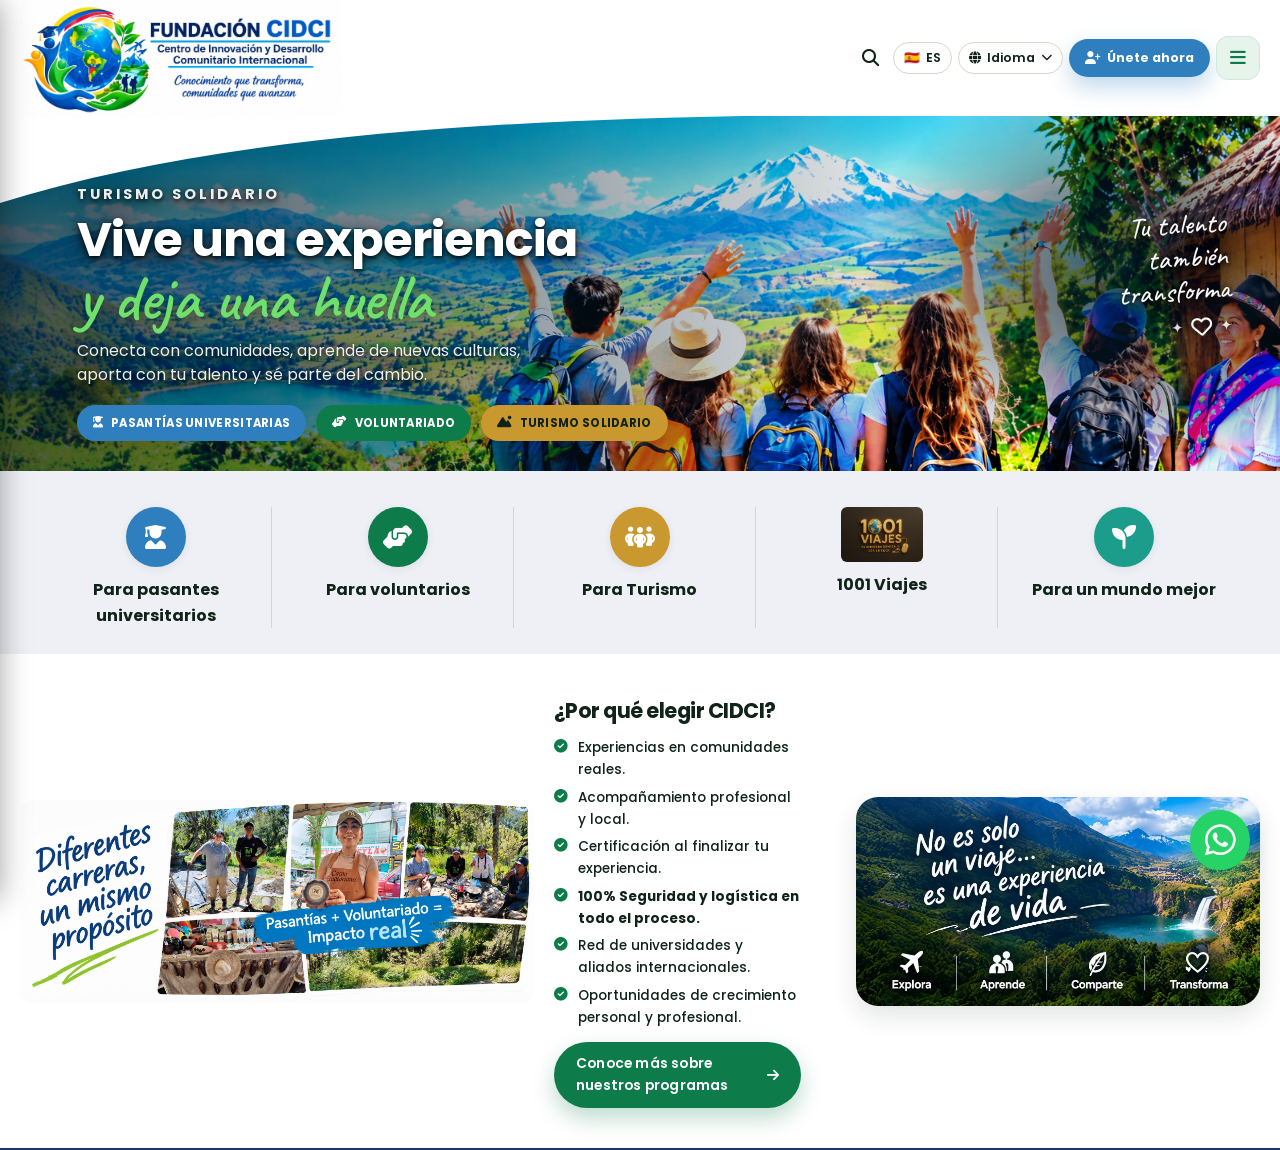
<file: index.html>
<!DOCTYPE html>
<html lang="es">
<head>
    <meta charset="UTF-8">
    <meta http-equiv="refresh" content="0; url=MilUnVIiaje/index.html">
    <link rel="canonical" href="https://fundacionsolidariacidci.com/MilUnVIiaje/index.html">
    <title>CIDCI | Programas de Prácticas, Pasantías y Voluntariado en Ecuador</title>
    <meta name="description" content="Programas de prácticas en Ecuador: pasantías universitarias, prácticas preprofesionales, voluntariado y trabajo comunitario. Pasantías internacionales con Fundación CIDCI.">
</head>
<body>
    <p>Redirigiendo... si no ocurre automáticamente, <a href="MilUnVIiaje/index.html">haz clic aquí</a>.</p>
</body>
</html>
</file>
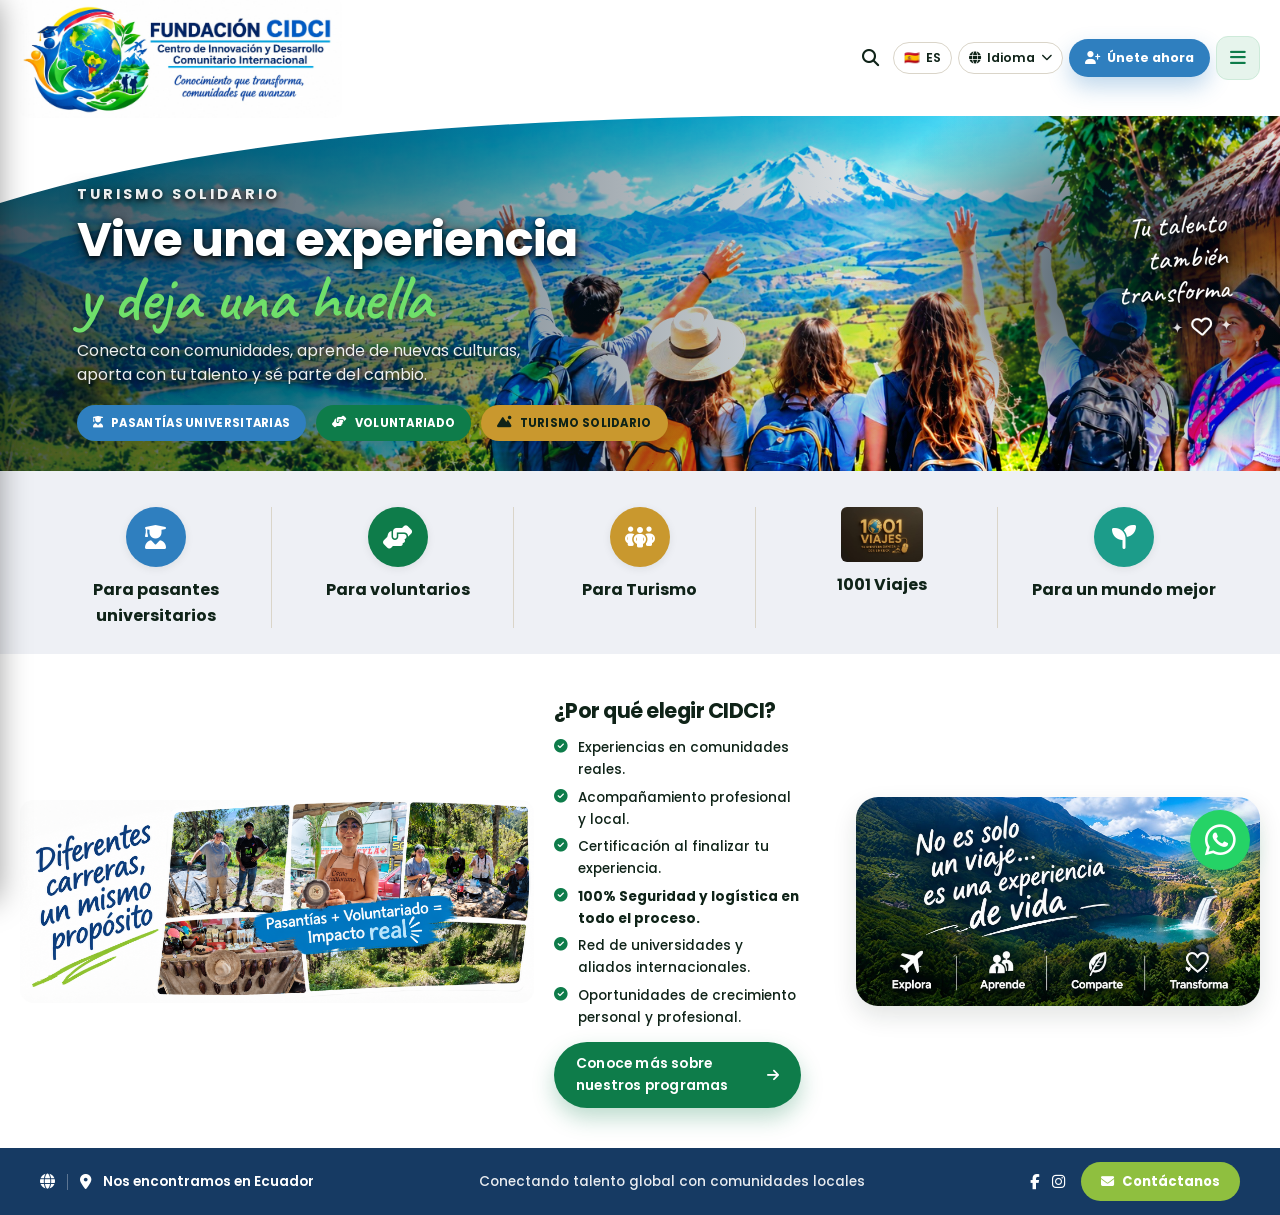
<file: MilUnVIiaje/index.html>
<!DOCTYPE html>
<html lang="es">
<head>
    <meta charset="UTF-8">
    <meta name="referrer" content="strict-origin-when-cross-origin">
    <meta name="viewport" content="width=device-width, initial-scale=1.0">

    <!-- SEO y Meta Etiquetas -->
    <title>CIDCI | Programas de Prácticas, Pasantías y Voluntariado en Ecuador</title>
    <meta name="description" content="Programas de prácticas en Ecuador: pasantías universitarias, prácticas preprofesionales, voluntariado y trabajo comunitario. Pasantías internacionales con Fundación CIDCI.">

    <!-- Google Fonts & Font Awesome -->
    <link href="https://fonts.googleapis.com/css2?family=Poppins:wght@300;400;600;700&family=Caveat:wght@600;700&display=swap" rel="stylesheet">
    <link rel="stylesheet" href="https://cdnjs.cloudflare.com/ajax/libs/font-awesome/6.7.2/css/all.min.css">

    <!-- Hojas de Estilo Conectadas -->
    <link rel="stylesheet" href="../css/style.css">
    <link rel="stylesheet" href="../css/responsive.css">
    <link rel="icon" type="image/png" href="../img/logo-cidci.png">

    <!-- SEO: Canonical -->
    <link rel="canonical" href="https://fundacionsolidariacidci.com/MilUnVIiaje/index.html">

    <!-- Open Graph / Facebook / WhatsApp -->
    <meta property="og:type" content="website">
    <meta property="og:url" content="https://fundacionsolidariacidci.com/MilUnVIiaje/index.html">
    <meta property="og:title" content="CIDCI | Programas de Prácticas, Pasantías y Voluntariado en Ecuador">
    <meta property="og:description" content="Programas de prácticas en Ecuador: pasantías universitarias, prácticas preprofesionales, voluntariado y trabajo comunitario. Pasantías internacionales con Fundación CIDCI.">
    <meta property="og:image" content="https://fundacionsolidariacidci.com/img/INICIO.jpeg">
    <meta property="og:locale" content="es_EC">
    <meta property="og:site_name" content="Fundación CIDCI - Mil Un Viajes">

    <!-- Twitter Card -->
    <meta name="twitter:card" content="summary_large_image">
    <meta name="twitter:title" content="CIDCI | Programas de Prácticas, Pasantías y Voluntariado en Ecuador">
    <meta name="twitter:description" content="Programas de prácticas en Ecuador: pasantías universitarias, prácticas preprofesionales, voluntariado y trabajo comunitario. Pasantías internacionales con Fundación CIDCI.">
    <meta name="twitter:image" content="https://fundacionsolidariacidci.com/img/INICIO.jpeg">

    <!-- Datos estructurados (Schema.org) -->
    <script type="application/ld+json">
    {
        "@context": "https://schema.org",
        "@type": "NGO",
        "name": "Centro de Innovación y Desarrollo Comunitario Internacional (CIDCI)",
        "alternateName": "Mil Un Viajes",
        "url": "https://fundacionsolidariacidci.com/MilUnVIiaje/index.html",
        "logo": "https://fundacionsolidariacidci.com/img/logo-cidci.png",
        "description": "Fundación en Ecuador que ofrece programas de prácticas, pasantías universitarias nacionales e internacionales, prácticas preprofesionales, voluntariado y trabajo comunitario en San Luis de Pambil, Bolívar.", "keywords": "Programas de prácticas en Ecuador, Pasantías universitarias en Ecuador, Prácticas preprofesionales en Ecuador, Trabajo comunitario en Ecuador, Voluntariado en Ecuador, Pasantías universitarias internacionales, Pasantías universitarias en el extranjero, Voluntarios en Ecuador, Pasantes en Ecuador, Turismo solidario en Ecuador",
        "address": {
            "@type": "PostalAddress",
            "addressLocality": "San Luis de Pambil",
            "addressRegion": "Bolívar",
            "addressCountry": "EC"
        },
        "telephone": "+593993196208",
        "sameAs": []
    }
    </script>

    <!-- ESTILOS AÑADIDOS PARA CREAR LA ONDA SUAVE Y OCULTAR LA PUNTA DE LA FOTO -->
    <style>
        .hero {
            position: relative !important;
            overflow: hidden !important;
        }

        /* Limpiamos cualquier estilo anterior que deformara la imagen */
        .hero-static-img {
            clip-path: none !important;
            transform: none !important;
            margin-top: 0 !important;
            width: 100% !important;
            height: 100% !important;
            object-fit: cover !important;
        }

        /* Creamos la nueva curva tipo onda con un SVG */
        .hero-wave-divider {
            position: absolute;
            top: -1px; /* Evita cualquier línea fantasma entre el menú y la foto */
            left: 0;
            width: 100%;
            overflow: hidden;
            line-height: 0;
            z-index: 2; /* Sobre la foto, para tapar el bulto blanco */
        }

        .hero-wave-divider svg {
            position: relative;
            display: block;
            width: calc(100% + 1.3px);
            height: 160px; /* Altura ideal para cubrir la punta izquierda */
        }

        .hero-wave-divider .shape-fill {
            fill: #ffffff; /* Se fusiona con el blanco del menú */
        }

        /* =========================================
           CORRECCIÓN: PROTECCIÓN DE TEXTOS SEPARADA
           ========================================= */
        .hero-content {
            position: relative;
            z-index: 3 !important;
        }

        .hero-tagline {
            /* Dejamos que tu archivo style.css original controle su posición a la derecha */
            z-index: 3 !important;
        }


        .hero-content .eyebrow,
        .hero-content h1,
        .hero-content p,
        .hero-tagline {
            /* Crea una sombra oscura detrás de las letras para separarlas del fondo claro */
            text-shadow: 0 2px 5px rgba(0, 0, 0, 0.9), 0 3px 18px rgba(0, 0, 0, 0.72) !important;
        }

        .hero-tagline {
            color: #fff !important;
            -webkit-text-stroke: 0.35px rgba(255, 255, 255, 0.45);
            text-shadow: 0 2px 4px rgba(0, 0, 0, 0.95), 0 4px 14px rgba(0, 0, 0, 0.9), 0 0 24px rgba(0, 0, 0, 0.65) !important;
        }

        /* =========================================
           TAMAÑO DEL LOGO EXCLUSIVO PARA CELULARES
           ========================================= */
        @media (max-width: 768px) {
            .brand-logo {
                height: 56px !important;
                width: auto !important;
                max-height: none !important;
            }
            
            /* Opcional: Ajustar un poco el menú para que el logo más grande quepa bien */
            .navbar {
                padding-top: 10px !important;
                padding-bottom: 10px !important;
            }
        }
        .hero::after {
            content: "";
            position: absolute;
            top: 0;
            left: 0;
            width: 100%;
            height: 100%;
            background:
                radial-gradient(ellipse 265px 215px at 88% 50%, rgba(5, 28, 45, 0.78) 0%, rgba(5, 28, 45, 0.48) 48%, rgba(5, 28, 45, 0) 100%),
                linear-gradient(
                    to right,
                    rgba(5, 28, 45, 0.74) 0%,
                    rgba(5, 28, 45, 0.52) 32%,
                    rgba(5, 28, 45, 0.2) 62%,
                    rgba(5, 28, 45, 0) 78%
                );
            z-index: 1;
            pointer-events: none;
        }
    </style>
</head>
<body>

    <!-- HEADER / NAVEGACIÓN -->
    <header class="navbar">
        <div class="navbar-left">
            <a href="index.html" style="display:flex; align-items:center; gap:8px;">
                <img src="../img/nuevologo.jpeg" alt="Fundación CIDCI" class="brand-logo">
            </a>
        </div>

        <nav class="nav-links-desktop">
            <a href="index.html" class="active">Inicio</a>
            <a href="nosotros.html">Nosotros</a>
            <a href="pasantias.html">Pasantías</a>
            <a href="voluntarios.html">Voluntarios</a>
            <a href="turismo.html">Turismo</a>
            <a href="mundomejor.html">Mundo Mejor</a>
            <a href="galeria.html">Galería</a>
            <a href="blog.html">Blog</a>
            <a href="contacto.html">Contacto</a>
        </nav>

        <div class="navbar-right">
            <button type="button" class="navbar-search-btn" onclick="window.location.href='contacto.html'" aria-label="Buscar programas">
                <i class="fas fa-search"></i>
            </button>
            <button onclick="restaurarIdioma()" class="btn-espanol">🇪🇸 <span class="texto-es">ES</span></button>
            <div class="lang-switcher" id="langSwitcher">
                <button type="button" class="lang-switcher-btn" id="langSwitcherBtn" aria-haspopup="true" aria-expanded="false">
                    <i class="fas fa-globe"></i> <span class="texto-idioma">Idioma</span> <i class="fas fa-chevron-down lang-caret"></i>
                </button>
                <ul class="lang-menu" id="langMenu">
                    <li><button type="button" data-lang="en">English</button></li>
                    <li><button type="button" data-lang="fr">Français</button></li>
                    <li><button type="button" data-lang="ru">Ruso</button></li>
                    <li><button type="button" data-lang="de">Alemán</button></li>
                    <li><button type="button" data-lang="it">Italiano</button></li>
                    <li><button type="button" data-lang="pt">Português</button></li>
                    <li><button type="button" data-lang="zh-CN">中文</button></li>
                    <li><button type="button" data-lang="ar">العربية</button></li>
                    <li><button type="button" data-lang="ja">日本語</button></li>
                </ul>
            </div>
            <div id="google_translate_element" class="google-translate-hidden"></div>

            <a href="contacto.html" class="btn-cta btn-blue"><i class="fas fa-user-plus"></i> Únete ahora</a>

            <button id="menu-btn" aria-label="Abrir menú">
                <i class="fas fa-bars"></i>
            </button>
        </div>
    </header>
    <div class="navbar-curve">
        <svg viewBox="0 0 1440 75" preserveAspectRatio="none"><path d="M0,0 L1440,0 L1440,8 C1000,9 600,10 300,16 C180,22 60,55 0,70 Z" fill="var(--white)"></path></svg>
    </div>
    <nav id="menu-lateral">
        <div class="menu-lateral-header">
            <img src="../img/logo-cidci.png" alt="Fundación CIDCI">
            <span>Fundación CIDCI</span>
            <button id="menu-cerrar" aria-label="Cerrar menú">&times;</button>
        </div>
        <a href="index.html"><i class="fas fa-house"></i> Inicio</a>
        <a href="nosotros.html"><i class="fas fa-people-group"></i> Nosotros</a>
        <a href="pasantias.html"><i class="fas fa-user-graduate"></i> Pasantías</a>
        <a href="voluntarios.html"><i class="fas fa-hands-helping"></i> Voluntarios</a>
        <a href="turismo.html"><i class="fas fa-mountain-sun"></i> Turismo</a>
        <a href="mundomejor.html"><i class="fas fa-seedling"></i> Mundo Mejor</a>
        <a href="galeria.html"><i class="fas fa-images"></i> Galería</a>
        <a href="blog.html"><i class="fas fa-newspaper"></i> Blog</a>
        <a href="contacto.html"><i class="fas fa-envelope"></i> Contacto</a>
        <div class="menu-lateral-cta">
            <a href="contacto.html" class="btn btn-blue" style="width:100%;">Únete ahora</a>
        </div>
    </nav>
    <div id="menu-overlay" class="menu-overlay"></div>

    <!-- HERO PRINCIPAL (IMAGEN FIJA CON ONDA SUAVE) -->
    <section class="hero">
        
        <!-- DIVISOR SVG TIPO ONDA QUE REEMPLAZA LA PUNTA -->
        <div class="hero-wave-divider">
            <svg data-name="Layer 1" xmlns="http://www.w3.org/2000/svg" viewBox="0 0 1440 200" preserveAspectRatio="none">
                <!-- Curva ajustada: sube sobre el volcán (centro-derecha) y baja profundo en la izquierda -->
                <path d="M0,0 L1440,0 L1440,40 C1000,60 400,20 0,160 Z" class="shape-fill"></path>
            </svg>
        </div>

        <img class="hero-static-img" src="../img/ultimo.jpeg" alt="San Luis de Pambil, Bolívar">
    
        <div class="hero-content">
            <span class="eyebrow eyebrow-plain">Turismo Solidario</span>
            <h1>Vive una experiencia<br><span class="script-text" style="font-size: 1.35em; color: #6fe06a;">y deja una huella</span></h1>
            <p>Conecta con comunidades, aprende de nuevas culturas, aporta con tu talento y sé parte del cambio.</p>
            <div class="hero-badges hero-badges-compact">
                <a href="pasantias.html" class="hero-badge badge-blue"><i class="fas fa-user-graduate"></i> Pasantías universitarias</a>
                <a href="voluntarios.html" class="hero-badge badge-green"><i class="fas fa-hands-helping"></i> Voluntariado</a>
                <a href="turismo.html" class="hero-badge badge-gold"><i class="fas fa-mountain-sun"></i> Turismo solidario</a>
            </div>
        </div>

        <div class="hero-tagline">
            Tu talento<br>también<br>transforma
            <div class="hero-tagline-icon"><span class="spark">✦</span><i class="far fa-heart"></i><span class="spark">✦</span></div>
        </div>
    </section>

    <!-- CINCO BLOQUES INFORMATIVOS -->
    <div class="pillars-bar">
        <div class="container pillars-grid">
            <a href="pasantias.html" class="pillar">
                <span class="pillar-icon"><i class="fas fa-user-graduate"></i></span>
                <h4>Para pasantes universitarios</h4>

            </a>
            <a href="voluntarios.html" class="pillar">
                <span class="pillar-icon"><i class="fas fa-hands-helping"></i></span>
                <h4>Para voluntarios</h4>

            </a>
            <a href="turismo.html" class="pillar">
                <span class="pillar-icon"><i class="fas fa-people-group"></i></span>
                <h4>Para Turismo</h4>

            </a>
            <a href="https://www.facebook.com/share/1938rxtDiR/" target="_blank" rel="noopener" class="pillar">
                <span class="pillar-icon pillar-logo"><img src="../img/logo.jpeg" alt="Logo 1001 Viajes"></span>
                <h4>1001 Viajes</h4>

            </a>
            <a href="mundomejor.html" class="pillar">
                <span class="pillar-icon"><i class="fas fa-seedling"></i></span>
                <h4>Para un mundo mejor</h4>

            </a>
        </div>
    </div>

    <!-- FRANJA ÚNICA: CARRERAS + COLLAGE + BENEFICIOS + BLOQUE VISUAL -->
    <section class="section mission-strip">
        <div class="container mission-strip-grid">
            <img src="../img/Diferente.png" alt="Diferentes carreras, un mismo propósito - Pasantías + Voluntariado = Impacto real" class="mission-banner-img" loading="lazy">

            <div class="mission-benefits">
                <h2 class="section-title" style="text-align:left; font-size: 1.3rem; margin-bottom: 6px;">¿Por qué elegir CIDCI?</h2>
                <ul class="why-checklist">
                    <li><i class="fas fa-check-circle"></i> Experiencias en comunidades reales.</li>
                    <li><i class="fas fa-check-circle"></i> Acompañamiento profesional y local.</li>
                    <li><i class="fas fa-check-circle"></i> Certificación al finalizar tu experiencia.</li>
                    <li><i class="fas fa-check-circle"></i> <span class="checklist-badge">100% Seguridad y logística en todo el proceso.</span></li>
                    <li><i class="fas fa-check-circle"></i> Red de universidades y aliados internacionales.</li>
                    <li><i class="fas fa-check-circle"></i> Oportunidades de crecimiento personal y profesional.</li>
                </ul>
                <a href="contacto.html" class="btn btn-green">Conoce más sobre nuestros programas <i class="fas fa-arrow-right"></i></a>
            </div>

            <div class="viaje-visual">
                <img src="../img/laguna.jpeg" alt="Espacios comunitarios en San Luis de Pambil">
            </div>
        </div>
    </section>

    <!-- FOOTER -->
    <footer class="footer-slim">
        <div class="container footer-slim-inner">
            <div class="footer-slim-left">
                <i class="fas fa-globe"></i>
                <span class="footer-slim-divider"></span>
                <i class="fas fa-location-dot"></i> Nos encontramos en Ecuador
            </div>
            <div class="footer-slim-center">Conectando talento global con comunidades locales</div>
            <div class="footer-slim-right">
                <div class="footer-slim-socials">
                    <a href="https://www.facebook.com/share/1938rxtDiR/" target="_blank" rel="noopener" aria-label="Facebook"><i class="fab fa-facebook-f"></i></a>
                    <a href="https://www.instagram.com/tourism__1001_viajes/" target="_blank" rel="noopener" aria-label="Instagram"><i class="fab fa-instagram"></i></a>
                </div>
                <a href="contacto.html" class="footer-slim-cta"><i class="fas fa-envelope"></i> Contáctanos</a>
            </div>
        </div>
    </footer>

    <!-- BOTÓN FLOTANTE WHATSAPP -->
    <a href="whatsapp://send?phone=593993196208&text=Hola,%20deseo%20más%20información" class="whatsapp-btn">
        <i class="fab fa-whatsapp"></i>
    </a>

   <!-- Scripts JavaScript Conectados -->
    <script src="../js/main.js"></script>
    <script src="../js/menu.js"></script>

    <!-- Script para volver al Español -->
    <script>
        function restaurarIdioma() {
            let dominio = window.location.hostname;
            document.cookie = `googtrans=; expires=Thu, 01 Jan 1970 00:00:00 GMT; path=/`;
            document.cookie = `googtrans=; expires=Thu, 01 Jan 1970 00:00:00 GMT; domain=${dominio}; path=/`;
            window.location.reload();
        }
    </script>

    <!-- SCRIPT DEL TRADUCTOR DE GOOGLE -->
    <script type="text/javascript">
        function googleTranslateElementInit() {
            new google.translate.TranslateElement({
                pageLanguage: 'es',
                includedLanguages: 'en,fr,de,it,pt,zh-CN,ar,ja,ru',
                layout: google.translate.TranslateElement.InlineLayout.SIMPLE
            }, 'google_translate_element');
        }
    </script>
    <script type="text/javascript" src="https://translate.google.com/translate_a/element.js?cb=googleTranslateElementInit"></script>
</body>
</html>
</file>
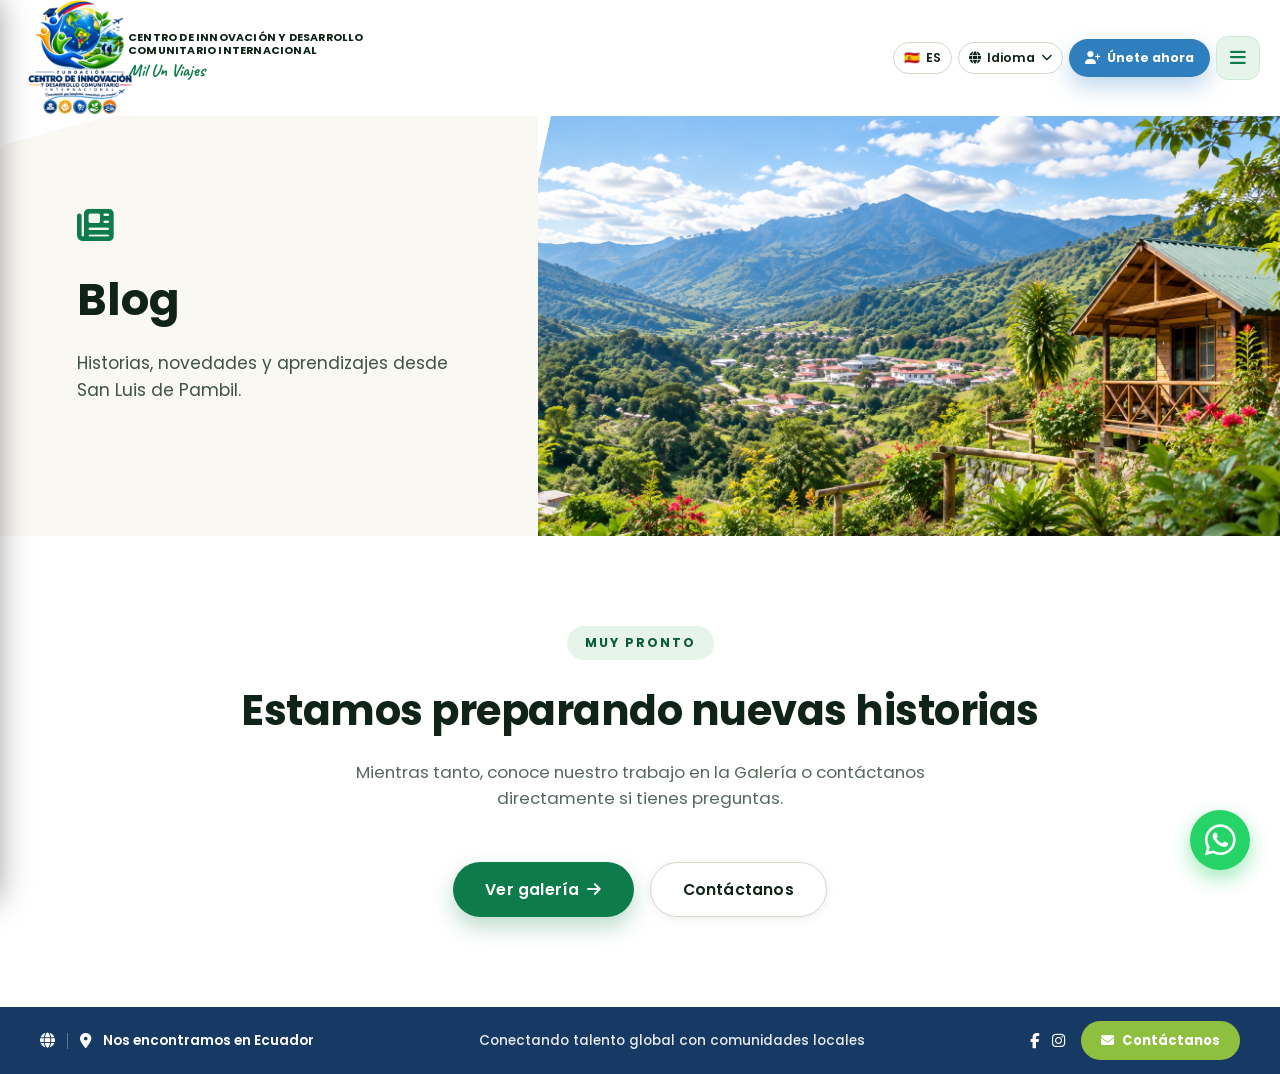
<file: MilUnVIiaje/blog.html>
<!DOCTYPE html>
<html lang="es">
<head>
    <meta charset="UTF-8">
    <meta name="referrer" content="strict-origin-when-cross-origin">
    <meta name="viewport" content="width=device-width, initial-scale=1.0">

    <!-- SEO y Meta Etiquetas -->
    <title>Blog | Voluntariado y Pasantías en Ecuador - Fundación CIDCI</title>
    <meta name="description" content="Historias y novedades de voluntariado, pasantías universitarias, prácticas preprofesionales y trabajo comunitario en Ecuador con Fundación CIDCI.">

    <link href="https://fonts.googleapis.com/css2?family=Poppins:wght@300;400;600;700&family=Caveat:wght@600;700&display=swap" rel="stylesheet">
    <link rel="stylesheet" href="https://cdnjs.cloudflare.com/ajax/libs/font-awesome/6.7.2/css/all.min.css">

    <link rel="stylesheet" href="../css/style.css">
    <link rel="stylesheet" href="../css/responsive.css">
    <link rel="icon" type="image/png" href="../img/logo-cidci.png">

    <!-- SEO: Canonical -->
    <link rel="canonical" href="https://fundacionsolidariacidci.com/MilUnVIiaje/blog.html">

    <!-- Open Graph / Facebook / WhatsApp -->
    <meta property="og:type" content="website">
    <meta property="og:url" content="https://fundacionsolidariacidci.com/MilUnVIiaje/blog.html">
    <meta property="og:title" content="Blog | Voluntariado y Pasantías en Ecuador - Fundación CIDCI">
    <meta property="og:description" content="Historias y novedades de voluntariado, pasantías universitarias, prácticas preprofesionales y trabajo comunitario en Ecuador con Fundación CIDCI.">
    <meta property="og:image" content="https://fundacionsolidariacidci.com/img/cabana-valle.png">
    <meta property="og:locale" content="es_EC">
    <meta property="og:site_name" content="Fundación CIDCI - Mil Un Viajes">

    <!-- Twitter Card -->
    <meta name="twitter:card" content="summary_large_image">
    <meta name="twitter:title" content="Blog | Voluntariado y Pasantías en Ecuador - Fundación CIDCI">
    <meta name="twitter:description" content="Historias y novedades de voluntariado, pasantías universitarias, prácticas preprofesionales y trabajo comunitario en Ecuador con Fundación CIDCI.">
    <meta name="twitter:image" content="https://fundacionsolidariacidci.com/img/cabana-valle.png">

    <!-- Datos estructurados (Schema.org) -->
    <script type="application/ld+json">
    {
        "@context": "https://schema.org",
        "@type": "NGO",
        "name": "Centro de Innovación y Desarrollo Comunitario Internacional (CIDCI)",
        "alternateName": "Mil Un Viajes",
        "url": "https://fundacionsolidariacidci.com/MilUnVIiaje/index.html",
        "logo": "https://fundacionsolidariacidci.com/img/logo-cidci.png",
        "description": "Fundación en Ecuador que ofrece programas de prácticas, pasantías universitarias nacionales e internacionales, prácticas preprofesionales, voluntariado y trabajo comunitario en San Luis de Pambil, Bolívar.", "keywords": "Programas de prácticas en Ecuador, Pasantías universitarias en Ecuador, Prácticas preprofesionales en Ecuador, Trabajo comunitario en Ecuador, Voluntariado en Ecuador, Pasantías universitarias internacionales, Pasantías universitarias en el extranjero, Voluntarios en Ecuador, Pasantes en Ecuador, Turismo solidario en Ecuador",
        "address": {
            "@type": "PostalAddress",
            "addressLocality": "San Luis de Pambil",
            "addressRegion": "Bolívar",
            "addressCountry": "EC"
        },
        "telephone": "+593993196208",
        "sameAs": []
    }
    </script>
</head>
<body>

    <!-- HEADER Y TRADUCTOR -->
    <header class="navbar">
        <div class="navbar-left">
            <a href="index.html" style="display:flex; align-items:center; gap:8px;">
                <img src="../img/logo-cidci.png" alt="Fundación CIDCI" class="brand-logo">
                <span class="navbar-title">Centro de Innovación y Desarrollo Comunitario Internacional<span class="navbar-brand-sub">Mil Un Viajes</span></span>
            </a>
        </div>

        <nav class="nav-links-desktop">
            <a href="index.html">Inicio</a>
            <a href="nosotros.html">Nosotros</a>
            <a href="pasantias.html">Pasantías</a>
            <a href="voluntarios.html">Voluntarios</a>
            <a href="turismo.html">Turismo</a>
            <a href="mundomejor.html">Mundo Mejor</a>
            <a href="nosotros.html">Comunidades</a>
            <a href="galeria.html">Galería</a>
            <a href="blog.html" class="active">Blog</a>
            <a href="contacto.html">Contacto</a>
        </nav>

        <div class="navbar-right">
            <button onclick="restaurarIdioma()" class="btn-espanol">🇪🇸 <span class="texto-es">ES</span></button>
            <div class="lang-switcher" id="langSwitcher">
                <button type="button" class="lang-switcher-btn" id="langSwitcherBtn" aria-haspopup="true" aria-expanded="false">
                    <i class="fas fa-globe"></i> <span class="texto-idioma">Idioma</span> <i class="fas fa-chevron-down lang-caret"></i>
                </button>
                <ul class="lang-menu" id="langMenu">
                    <li><button type="button" data-lang="en">English</button></li>
                    <li><button type="button" data-lang="fr">Français</button></li>
                    <li><button type="button" data-lang="ru">Ruso</button></li>
                    <li><button type="button" data-lang="de">Alemán</button></li>
                    <li><button type="button" data-lang="it">Italiano</button></li>
                    <li><button type="button" data-lang="pt">Português</button></li>
                    <li><button type="button" data-lang="zh-CN">中文</button></li>
                    <li><button type="button" data-lang="ar">العربية</button></li>
                    <li><button type="button" data-lang="ja">日本語</button></li>
                </ul>
            </div>
            <div id="google_translate_element" class="google-translate-hidden"></div>
            <a href="contacto.html" class="btn-cta btn-blue"><i class="fas fa-user-plus"></i> Únete ahora</a>
            <button id="menu-btn" aria-label="Abrir menú">
                <i class="fas fa-bars"></i>
            </button>
        </div>
    </header>
    <div class="navbar-curve">
        <svg viewBox="0 0 1440 75" preserveAspectRatio="none"><path d="M0,0 L1440,0 L1440,8 C1000,9 600,10 300,16 C180,22 60,55 0,70 Z" fill="var(--white)"></path></svg>
    </div>

    <!-- MENÚ LATERAL -->
    <nav id="menu-lateral">
        <div class="menu-lateral-header">
            <img src="../img/logo-cidci.png" alt="Fundación CIDCI">
            <span>Fundación CIDCI</span>
            <button id="menu-cerrar" aria-label="Cerrar menú">&times;</button>
        </div>
        <a href="index.html"><i class="fas fa-house"></i> Inicio</a>
        <a href="nosotros.html"><i class="fas fa-people-group"></i> Nosotros</a>
        <a href="pasantias.html"><i class="fas fa-user-graduate"></i> Pasantías</a>
        <a href="voluntarios.html"><i class="fas fa-hands-helping"></i> Voluntarios</a>
        <a href="turismo.html"><i class="fas fa-mountain-sun"></i> Turismo</a>
        <a href="mundomejor.html"><i class="fas fa-seedling"></i> Mundo Mejor</a>
        <a href="galeria.html"><i class="fas fa-images"></i> Galería</a>
        <a href="blog.html" class="active"><i class="fas fa-newspaper"></i> Blog</a>
        <a href="contacto.html"><i class="fas fa-envelope"></i> Contacto</a>
        <div class="menu-lateral-cta">
            <a href="contacto.html" class="btn btn-blue" style="width:100%;">Únete ahora</a>
        </div>
    </nav>
    <div id="menu-overlay" class="menu-overlay"></div>

    <!-- HERO DIVIDIDO -->
    <section class="about-hero">
        <div class="about-hero-text">
            <i class="fas fa-newspaper icon-leaf"></i>
            <h1>Blog</h1>
            <p>Historias, novedades y aprendizajes desde San Luis de Pambil.</p>
        </div>
        <div class="about-hero-photo">
            <img src="../img/cabana-valle.png" alt="San Luis de Pambil, Bolívar">
        </div>
    </section>

    <section class="section" style="text-align:center;">
        <div class="container">
            <span class="eyebrow" style="justify-content:center;">Muy pronto</span>
            <h2 class="section-title">Estamos preparando nuevas historias</h2>
            <p class="section-subtitle">Mientras tanto, conoce nuestro trabajo en la Galería o contáctanos directamente si tienes preguntas.</p>
            <div style="display:flex; gap:16px; justify-content:center; flex-wrap:wrap;">
                <a href="galeria.html" class="btn btn-green">Ver galería <i class="fas fa-arrow-right"></i></a>
                <a href="contacto.html" class="btn btn-white" style="box-shadow: var(--shadow-sm); border:1px solid var(--gray-300);">Contáctanos</a>
            </div>
        </div>
    </section>

    <!-- FOOTER -->
    <footer class="footer-slim">
        <div class="container footer-slim-inner">
            <div class="footer-slim-left">
                <i class="fas fa-globe"></i>
                <span class="footer-slim-divider"></span>
                <i class="fas fa-location-dot"></i> Nos encontramos en Ecuador
            </div>
            <div class="footer-slim-center">Conectando talento global con comunidades locales</div>
            <div class="footer-slim-right">
                <div class="footer-slim-socials">
                    <a href="https://www.facebook.com/share/1938rxtDiR/" target="_blank" rel="noopener" aria-label="Facebook"><i class="fab fa-facebook-f"></i></a>
                    <a href="https://www.instagram.com/tourism__1001_viajes/" target="_blank" rel="noopener" aria-label="Instagram"><i class="fab fa-instagram"></i></a>
                </div>
                <a href="contacto.html" class="footer-slim-cta"><i class="fas fa-envelope"></i> Contáctanos</a>
            </div>
        </div>
    </footer>

    <!-- BOTÓN FLOTANTE WHATSAPP -->
    <a href="whatsapp://send?phone=593993196208&text=Hola,%20deseo%20más%20información" class="whatsapp-btn">
        <i class="fab fa-whatsapp"></i>
    </a>

    <!-- Scripts JavaScript Conectados -->
    <script src="../js/main.js"></script>
    <script src="../js/menu.js"></script>

    <!-- Script para volver al Español -->
    <script>
        function restaurarIdioma() {
            let dominio = window.location.hostname;
            document.cookie = `googtrans=; expires=Thu, 01 Jan 1970 00:00:00 GMT; path=/`;
            document.cookie = `googtrans=; expires=Thu, 01 Jan 1970 00:00:00 GMT; domain=${dominio}; path=/`;
            window.location.reload();
        }
    </script>

    <!-- SCRIPT DEL TRADUCTOR DE GOOGLE -->
    <script type="text/javascript">
        function googleTranslateElementInit() {
            new google.translate.TranslateElement({
                pageLanguage: 'es',
                includedLanguages: 'en,fr,de,it,pt,zh-CN,ar,ja,ru',
                layout: google.translate.TranslateElement.InlineLayout.SIMPLE
            }, 'google_translate_element');
        }
    </script>
    <script type="text/javascript" src="https://translate.google.com/translate_a/element.js?cb=googleTranslateElementInit"></script>
</body>
</html>
</file>
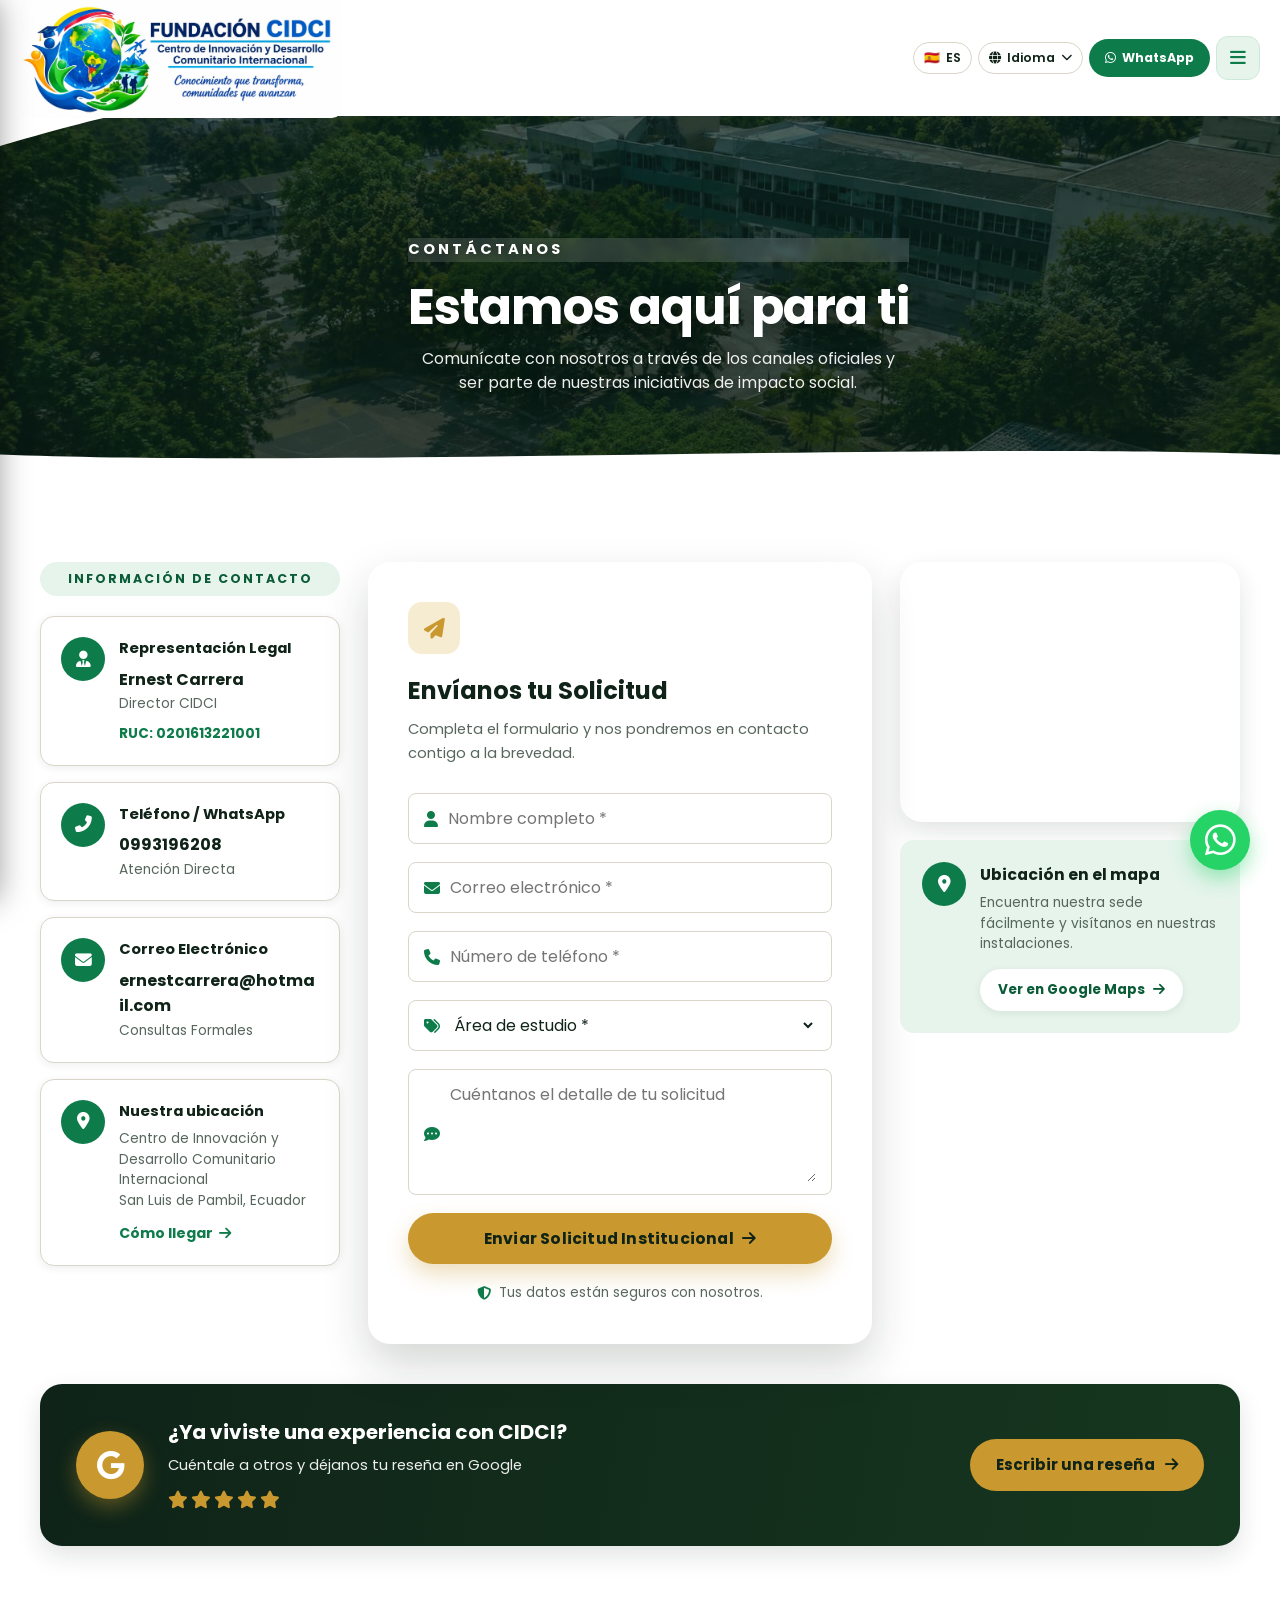
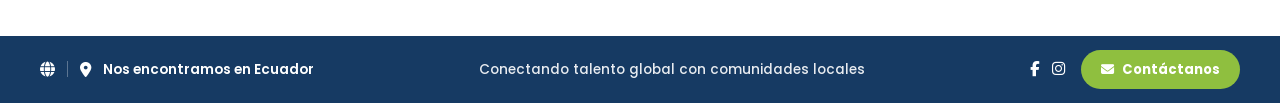
<file: MilUnVIiaje/contacto.html>
<!DOCTYPE html>
<html lang="es">
<head>
    <meta charset="UTF-8">
    <meta name="referrer" content="strict-origin-when-cross-origin">
    <meta name="viewport" content="width=device-width, initial-scale=1.0">
    
    <!-- SEO y Meta Etiquetas -->
    <title>Contacto | Pasantías y Voluntariado en Ecuador - Fundación CIDCI</title>
    <meta name="description" content="Inscríbete en nuestros programas de prácticas en Ecuador: pasantías universitarias, prácticas preprofesionales, voluntariado y trabajo comunitario. Contáctanos.">
    
    <!-- Google Fonts & Font Awesome -->
    <link href="https://fonts.googleapis.com/css2?family=Poppins:wght@300;400;600;700&family=Caveat:wght@600;700&display=swap" rel="stylesheet">
    <link rel="stylesheet" href="https://cdnjs.cloudflare.com/ajax/libs/font-awesome/6.7.2/css/all.min.css">
    
    <!-- Hojas de Estilo Conectadas -->
    <link rel="stylesheet" href="../css/style.css">
    <link rel="stylesheet" href="../css/responsive.css">
    <link rel="icon" type="image/png" href="../img/logo-cidci.png">

    <!-- SEO: Canonical -->
    <link rel="canonical" href="https://fundacionsolidariacidci.com/MilUnVIiaje/contacto.html">

    <!-- Open Graph / Facebook / WhatsApp -->
    <meta property="og:type" content="website">
    <meta property="og:url" content="https://fundacionsolidariacidci.com/MilUnVIiaje/contacto.html">
    <meta property="og:title" content="Contacto | Pasantías y Voluntariado en Ecuador - Fundación CIDCI">
    <meta property="og:description" content="Inscríbete en nuestros programas de prácticas en Ecuador: pasantías universitarias, prácticas preprofesionales, voluntariado y trabajo comunitario. Contáctanos.">
    <meta property="og:image" content="https://fundacionsolidariacidci.com/img/Contacto.jpg">
    <meta property="og:locale" content="es_EC">
    <meta property="og:site_name" content="Fundación CIDCI - Mil Un Viajes">

    <!-- Twitter Card -->
    <meta name="twitter:card" content="summary_large_image">
    <meta name="twitter:title" content="Contacto | Pasantías y Voluntariado en Ecuador - Fundación CIDCI">
    <meta name="twitter:description" content="Inscríbete en nuestros programas de prácticas en Ecuador: pasantías universitarias, prácticas preprofesionales, voluntariado y trabajo comunitario. Contáctanos.">
    <meta name="twitter:image" content="https://fundacionsolidariacidci.com/img/Contacto.jpg">

    <!-- Datos estructurados (Schema.org) -->
    <script type="application/ld+json">
    {
        "@context": "https://schema.org",
        "@type": "NGO",
        "name": "Centro de Innovación y Desarrollo Comunitario Internacional (CIDCI)",
        "alternateName": "Mil Un Viajes",
        "url": "https://fundacionsolidariacidci.com/MilUnVIiaje/index.html",
        "logo": "https://fundacionsolidariacidci.com/img/logo-cidci.png",
        "description": "Fundación en Ecuador que ofrece programas de prácticas, pasantías universitarias nacionales e internacionales, prácticas preprofesionales, voluntariado y trabajo comunitario en San Luis de Pambil, Bolívar.", "keywords": "Programas de prácticas en Ecuador, Pasantías universitarias en Ecuador, Prácticas preprofesionales en Ecuador, Trabajo comunitario en Ecuador, Voluntariado en Ecuador, Pasantías universitarias internacionales, Pasantías universitarias en el extranjero, Voluntarios en Ecuador, Pasantes en Ecuador, Turismo solidario en Ecuador",
        "address": {
            "@type": "PostalAddress",
            "addressLocality": "San Luis de Pambil",
            "addressRegion": "Bolívar",
            "addressCountry": "EC"
        },
        "telephone": "+593993196208",
        "sameAs": []
    }
    </script>
</head>
<body>

    <!-- HEADER / NAVEGACIÓN -->
<header class="navbar">
    <div class="navbar-left">
        <a href="index.html" style="display:flex; align-items:center; gap:8px;">
            <img src="../img/nuevologo.jpeg" alt="Fundación CIDCI" class="brand-logo">
        </a>
    </div>

    <nav class="nav-links-desktop">
        <a href="index.html">Inicio</a>
        <a href="nosotros.html">Nosotros</a>
        <a href="pasantias.html">Pasantías</a>
        <a href="voluntarios.html">Voluntarios</a>
        <a href="turismo.html">Turismo</a>
        <a href="mundomejor.html">Mundo Mejor</a>
        <a href="galeria.html">Galería</a>
        <a href="contacto.html" class="active">Contacto</a>
    </nav>

    <div class="navbar-right">
        <!-- Botón para volver a Español rápidamente -->
        <button onclick="restaurarIdioma()" class="btn-espanol">🇪🇸 <span class="texto-es">ES</span></button>

        <!-- Caja de Google -->
        <div class="lang-switcher" id="langSwitcher">
            <button type="button" class="lang-switcher-btn" id="langSwitcherBtn" aria-haspopup="true" aria-expanded="false">
                <i class="fas fa-globe"></i> <span class="texto-idioma">Idioma</span> <i class="fas fa-chevron-down lang-caret"></i>
            </button>
            <ul class="lang-menu" id="langMenu">
                <li><button type="button" data-lang="en">English</button></li>
                <li><button type="button" data-lang="fr">Français</button></li>
                <li><button type="button" data-lang="ru">Ruso</button></li>
                <li><button type="button" data-lang="de">Alemán</button></li>
                <li><button type="button" data-lang="it">Italiano</button></li>
                <li><button type="button" data-lang="pt">Português</button></li>
                <li><button type="button" data-lang="zh-CN">中文</button></li>
                <li><button type="button" data-lang="ar">العربية</button></li>
                <li><button type="button" data-lang="ja">日本語</button></li>
            </ul>
        </div>
        <div id="google_translate_element" class="google-translate-hidden"></div>

        <a href="whatsapp://send?phone=593993196208&text=Hola,%20deseo%20más%20información" class="btn-cta"><i class="fab fa-whatsapp"></i> WhatsApp</a>

        <button id="menu-btn" aria-label="Abrir menú">
            <i class="fas fa-bars"></i>
        </button>
    </div>
</header>
<div class="navbar-curve">
    <svg viewBox="0 0 1440 75" preserveAspectRatio="none"><path d="M0,0 L1440,0 L1440,8 C1000,9 600,10 300,16 C180,22 60,55 0,70 Z" fill="var(--white)"></path></svg>
</div>

<!-- MENÚ LATERAL -->
<nav id="menu-lateral">
    <div class="menu-lateral-header">
        <img src="../img/logo-cidci.png" alt="Fundación CIDCI">
        <span>Fundación CIDCI</span>
        <button id="menu-cerrar" aria-label="Cerrar menú">&times;</button>
    </div>
    <a href="index.html"><i class="fas fa-house"></i> Inicio</a>
    <a href="nosotros.html"><i class="fas fa-people-group"></i> Nosotros</a>
    <a href="pasantias.html"><i class="fas fa-user-graduate"></i> Pasantías</a>
    <a href="voluntarios.html"><i class="fas fa-hands-helping"></i> Voluntarios</a>
    <a href="turismo.html"><i class="fas fa-mountain-sun"></i> Turismo</a>
    <a href="mundomejor.html"><i class="fas fa-seedling"></i> Mundo Mejor</a>
    <a href="galeria.html"><i class="fas fa-images"></i> Galería</a>
    <a href="contacto.html" class="active"><i class="fas fa-envelope"></i> Contacto</a>
    <a href="contacto.html#ubicacion"><i class="fas fa-location-dot"></i> Ubicación</a>
    <div class="menu-lateral-cta">
        <a href="whatsapp://send?phone=593993196208&text=Hola,%20deseo%20más%20información" class="btn btn-gold" style="width:100%;"><i class="fab fa-whatsapp"></i> WhatsApp</a>
    </div>
</nav>
<div id="menu-overlay" class="menu-overlay"></div>

    <!-- CABECERA DE LA PÁGINA -->
    <section class="page-header page-header-wave" style="background: linear-gradient(rgba(15,35,24,.4), rgba(15,35,24,.5)), url('../img/Contacto.jpg') center/cover no-repeat;">
        <div class="hero-content">
            <span class="eyebrow">Contáctanos</span>
            <h1>Estamos aquí para ti</h1>
            <p>Comunícate con nosotros a través de los canales oficiales y ser parte de nuestras iniciativas de impacto social.</p>
        </div>
        <div class="wave-divider">
            <svg viewBox="0 0 1440 100" preserveAspectRatio="none">
                <path d="M0,60 C360,88 1080,32 1440,60 L1440,100 L0,100 Z" fill="var(--white)"></path>
            </svg>
        </div>
    </section>

    <!-- SECCIÓN DE INFORMACIÓN Y CONTACTO -->
    <section class="section">
        <div class="container">
            <div class="contact-layout">

                <!-- COLUMNA IZQUIERDA: INFORMACIÓN DE CONTACTO -->
                <div class="info-panel">
                    <span class="eyebrow" style="margin:0 0 4px;">Información de Contacto</span>

                    <div class="info-card">
                        <div class="info-icon"><i class="fas fa-user-tie"></i></div>
                        <div class="info-body">
                            <h4>Representación Legal</h4>
                            <p class="info-value">Ernest Carrera</p>
                            <p class="info-desc">Director CIDCI</p>
                            <p class="info-extra">RUC: 0201613221001</p>
                        </div>
                    </div>

                    <a href="whatsapp://send?phone=593993196208&text=Hola,%20deseo%20información%20sobre%20los%20programas%20y%20convenios" class="info-card info-card-link">
                        <div class="info-icon"><i class="fas fa-phone-alt"></i></div>
                        <div class="info-body">
                            <h4>Teléfono / WhatsApp</h4>
                            <p class="info-value">0993196208</p>
                            <p class="info-desc">Atención Directa</p>
                        </div>
                    </a>

                    <a href="https://mail.google.com/mail/?view=cm&fs=1&to=ernestcarrera@hotmail.com" target="_blank" rel="noopener noreferrer" class="info-card info-card-link">
                        <div class="info-icon"><i class="fas fa-envelope"></i></div>
                        <div class="info-body">
                            <h4>Correo Electrónico</h4>
                            <p class="info-value" style="word-break: break-all;">ernestcarrera@hotmail.com</p>
                            <p class="info-desc">Consultas Formales</p>
                        </div>
                    </a>

                    <div class="info-card">
                        <div class="info-icon"><i class="fas fa-map-marker-alt"></i></div>
                        <div class="info-body">
                            <h4>Nuestra ubicación</h4>
                            <p class="info-desc">Centro de Innovación y Desarrollo Comunitario Internacional<br>San Luis de Pambil, Ecuador</p>
                            <a href="https://www.google.com/maps?q=QQ76%2BFF9%20San%20Luis%20de%20Pambil" target="_blank" rel="noopener noreferrer" class="info-link">Cómo llegar <i class="fas fa-arrow-right"></i></a>
                        </div>
                    </div>

                </div>

                <!-- COLUMNA CENTRAL: FORMULARIO -->
                <div class="contact-form-card">
                    <div class="form-icon"><i class="fas fa-paper-plane"></i></div>
                    <h2>Envíanos tu Solicitud</h2>
                    <p class="form-subtitle">Completa el formulario y nos pondremos en contacto contigo a la brevedad.</p>

                    <!-- Formulario conectado directamente para abrir Gmail web -->
                    <form id="gmail-form">
                        <div class="input-wrapper">
                            <i class="fas fa-user"></i>
                            <input type="text" id="nombre" placeholder="Nombre completo *" maxlength="100" required>
                        </div>
                        <div class="input-wrapper">
                            <i class="fas fa-envelope"></i>
                            <input type="email" id="email" placeholder="Correo electrónico *" maxlength="150" required>
                        </div>
                        <div class="input-wrapper">
                            <i class="fas fa-phone"></i>
                            <input type="tel" id="telefono" placeholder="Número de teléfono *" maxlength="20" pattern="[0-9+\s()-]*" required>
                        </div>
                        <div class="input-wrapper">
                            <i class="fas fa-tags"></i>
                            <select id="destino" required>
                                <option value="">Área de estudio *</option>
                                <option value="Salud">Salud</option>
                                <option value="Ingeniería Civil">Ingeniería Civil</option>
                                <option value="Arquitectura">Arquitectura</option>
                                <option value="Ingeniería Ambiental">Ingeniería Ambiental</option>
                                <option value="Educación">Educación</option>
                                <option value="Psicología">Psicología</option>
                                <option value="Administración">Administración</option>
                                <option value="Tecnologías de la Información">Tecnologías de la Información</option>
                                <option value="Turismo">Turismo</option>
                            </select>
                        </div>
                        <div class="input-wrapper input-wrapper-textarea">
                            <i class="fas fa-comment-dots"></i>
                            <textarea id="mensaje" placeholder="Cuéntanos el detalle de tu solicitud" rows="4" maxlength="1500" required></textarea>
                        </div>
                        <button type="submit" class="btn btn-primary" style="width: 100%;">Enviar Solicitud Institucional <i class="fas fa-arrow-right"></i></button>
                    </form>
                    <p class="form-note"><i class="fas fa-shield-alt"></i> Tus datos están seguros con nosotros.</p>
                </div>

                <!-- COLUMNA DERECHA: MAPA -->
                <div id="ubicacion" class="map-panel" style="scroll-margin-top: 110px;">
                    <div class="map-frame">
                        <iframe
                            src="https://www.google.com/maps?q=QQ76%2BFF9%20San%20Luis%20de%20Pambil&z=17&output=embed"
                            width="100%"
                            height="100%"
                            style="border:0;"
                            loading="lazy">
                        </iframe>
                    </div>
                    <div class="map-card">
                        <div class="info-icon"><i class="fas fa-map-marker-alt"></i></div>
                        <div>
                            <h4>Ubicación en el mapa</h4>
                            <p class="info-desc">Encuentra nuestra sede fácilmente y visítanos en nuestras instalaciones.</p>
                            <a href="https://www.google.com/maps?q=QQ76%2BFF9%20San%20Luis%20de%20Pambil" target="_blank" rel="noopener noreferrer" class="btn-map">Ver en Google Maps <i class="fas fa-arrow-right"></i></a>
                        </div>
                    </div>
                </div>

            </div>

            <a href="https://g.page/r/CQ9FPqCKmi5vECE/review" target="_blank" rel="noopener noreferrer" class="review-banner">
                <div class="review-banner-icon"><i class="fab fa-google"></i></div>
                <div class="review-banner-body">
                    <h3>¿Ya viviste una experiencia con CIDCI?</h3>
                    <p>Cuéntale a otros y déjanos tu reseña en Google</p>
                    <div class="review-banner-stars">
                        <i class="fas fa-star"></i><i class="fas fa-star"></i><i class="fas fa-star"></i><i class="fas fa-star"></i><i class="fas fa-star"></i>
                    </div>
                </div>
                <span class="review-banner-cta">Escribir una reseña <i class="fas fa-arrow-right"></i></span>
            </a>
        </div>
    </section>

    <!-- FOOTER -->
    <footer class="footer-slim">
        <div class="container footer-slim-inner">
            <div class="footer-slim-left">
                <i class="fas fa-globe"></i>
                <span class="footer-slim-divider"></span>
                <i class="fas fa-location-dot"></i> Nos encontramos en Ecuador
            </div>
            <div class="footer-slim-center">Conectando talento global con comunidades locales</div>
            <div class="footer-slim-right">
                <div class="footer-slim-socials">
                    <a href="https://www.facebook.com/share/1938rxtDiR/" target="_blank" rel="noopener" aria-label="Facebook"><i class="fab fa-facebook-f"></i></a>
                    <a href="https://www.instagram.com/tourism__1001_viajes/" target="_blank" rel="noopener" aria-label="Instagram"><i class="fab fa-instagram"></i></a>
                </div>
                <a href="contacto.html" class="footer-slim-cta"><i class="fas fa-envelope"></i> Contáctanos</a>
            </div>
        </div>
    </footer>

    <!-- BOTÓN FLOTANTE WHATSAPP -->
    <a href="whatsapp://send?phone=593993196208&text=Hola,%20deseo%20más%20información" class="whatsapp-btn">
        <i class="fab fa-whatsapp"></i>
    </a>

    <!-- Script para enlazar el formulario directamente con Gmail actualizado -->
    <script>
        document.getElementById('gmail-form').addEventListener('submit', function(e) {
            e.preventDefault();
            
            const nombre = document.getElementById('nombre').value;
            const email = document.getElementById('email').value;
            const telefono = document.getElementById('telefono').value;
            const destino = document.getElementById('destino').value;
            const mensaje = document.getElementById('mensaje').value;
            
            const tuCorreo = "ernestcarrera@hotmail.com";
            const asunto = encodeURIComponent(`Nueva solicitud de: ${nombre}`);
            
            const cuerpo = encodeURIComponent(
                `Hola, Centro de Innovación (CIDCI).\n\n` +
                `Tengo una consulta o propuesta:\n` +
                `- Nombre: ${nombre}\n` +
                `- Correo de contacto: ${email}\n` +
                `- Teléfono: ${telefono}\n` +
                `- Área de interés: ${destino}\n\n` +
                `Detalles:\n${mensaje}`
            );
            
            const urlGmail = `https://mail.google.com/mail/?view=cm&fs=1&to=${tuCorreo}&su=${asunto}&body=${cuerpo}`;
            window.open(urlGmail, '_blank', 'noopener,noreferrer');

            e.target.reset();
        });
    </script>

    <!-- Scripts JavaScript Conectados -->
    <script src="../js/main.js"></script>
    <script src="../js/menu.js"></script>

    <!-- Script para volver al Español -->
    <script>
        function restaurarIdioma() {
            let dominio = window.location.hostname;
            document.cookie = `googtrans=; expires=Thu, 01 Jan 1970 00:00:00 GMT; path=/`;
            document.cookie = `googtrans=; expires=Thu, 01 Jan 1970 00:00:00 GMT; domain=${dominio}; path=/`;
            window.location.reload();
        }
    </script>

    <!-- SCRIPT DEL TRADUCTOR DE GOOGLE -->
    <script type="text/javascript">
        function googleTranslateElementInit() {
            new google.translate.TranslateElement({
                pageLanguage: 'es', 
                includedLanguages: 'en,fr,de,it,pt,zh-CN,ar,ja,ru', 
                layout: google.translate.TranslateElement.InlineLayout.SIMPLE
            }, 'google_translate_element');
        }
    </script>
    <script type="text/javascript" src="https://translate.google.com/translate_a/element.js?cb=googleTranslateElementInit"></script>
</body>
</html>
</file>
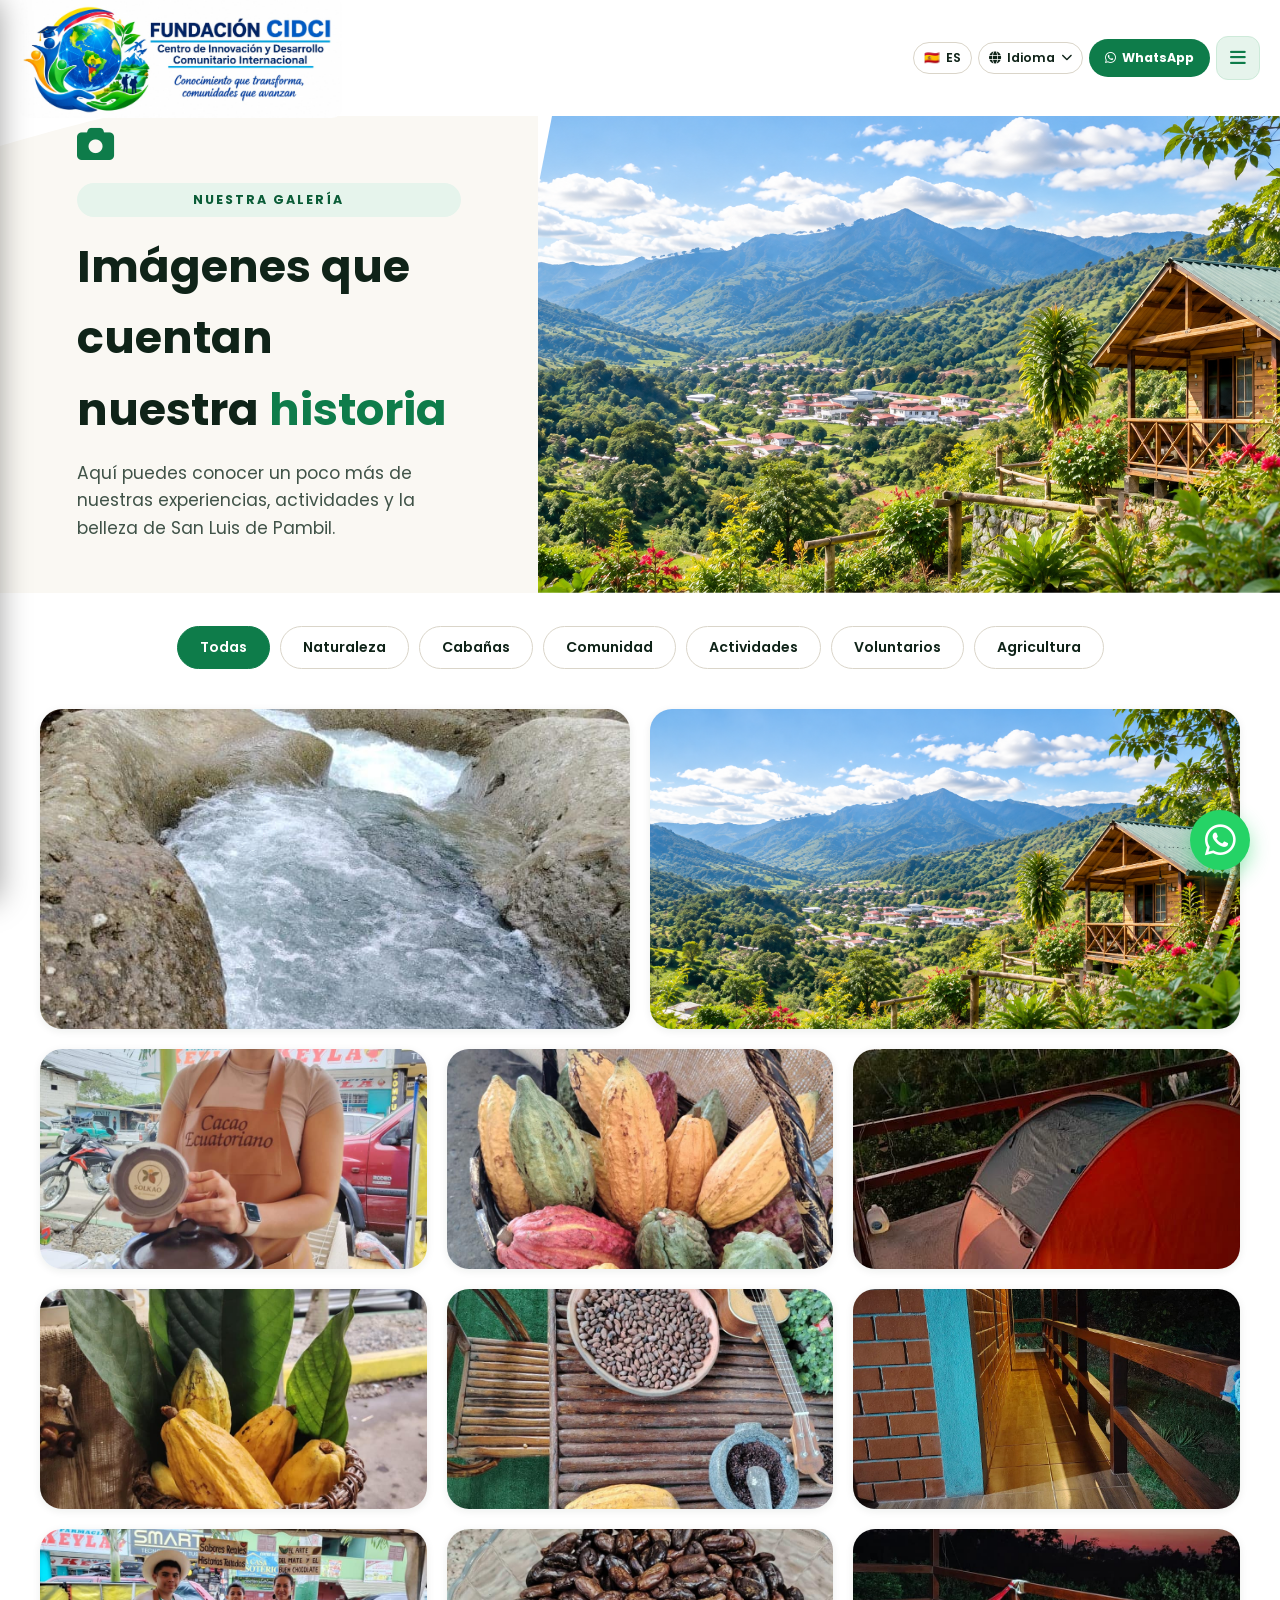
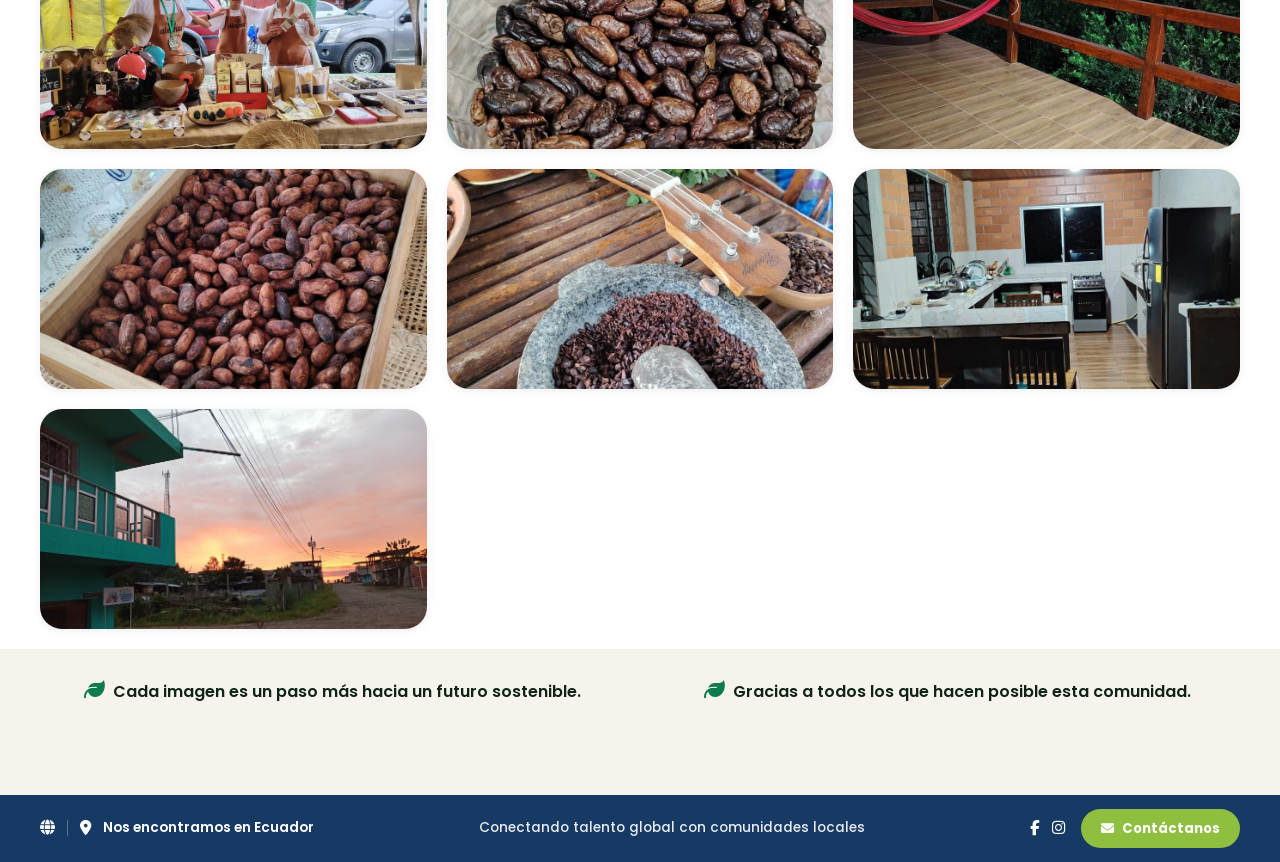
<file: MilUnVIiaje/galeria.html>
<!DOCTYPE html>
<html lang="es">
<head>
    <meta charset="UTF-8">
    <meta name="referrer" content="strict-origin-when-cross-origin">
    <meta name="viewport" content="width=device-width, initial-scale=1.0">

    <!-- SEO y Meta Etiquetas -->
    <title>Galería | Voluntarios y Pasantes en Ecuador - Fundación CIDCI</title>
    <meta name="description" content="Fotos de voluntarios y pasantes en Ecuador: trabajo comunitario, prácticas preprofesionales, naturaleza y agricultura en San Luis de Pambil con Fundación CIDCI.">

    <link href="https://fonts.googleapis.com/css2?family=Poppins:wght@300;400;600;700&family=Caveat:wght@600;700&display=swap" rel="stylesheet">
    <link rel="stylesheet" href="https://cdnjs.cloudflare.com/ajax/libs/font-awesome/6.7.2/css/all.min.css">

    <link rel="stylesheet" href="../css/style.css">
    <link rel="stylesheet" href="../css/responsive.css">
    <link rel="icon" type="image/png" href="../img/logo-cidci.png">

    <!-- SEO: Canonical -->
    <link rel="canonical" href="https://fundacionsolidariacidci.com/MilUnVIiaje/galeria.html">

    <!-- Open Graph / Facebook / WhatsApp -->
    <meta property="og:type" content="website">
    <meta property="og:url" content="https://fundacionsolidariacidci.com/MilUnVIiaje/galeria.html">
    <meta property="og:title" content="Galería | Voluntarios y Pasantes en Ecuador - Fundación CIDCI">
    <meta property="og:description" content="Fotos de voluntarios y pasantes en Ecuador: trabajo comunitario, prácticas preprofesionales, naturaleza y agricultura en San Luis de Pambil con Fundación CIDCI.">
    <meta property="og:image" content="https://fundacionsolidariacidci.com/img/cabana-valle.png">
    <meta property="og:locale" content="es_EC">
    <meta property="og:site_name" content="Fundación CIDCI - Mil Un Viajes">

    <!-- Twitter Card -->
    <meta name="twitter:card" content="summary_large_image">
    <meta name="twitter:title" content="Galería | Voluntarios y Pasantes en Ecuador - Fundación CIDCI">
    <meta name="twitter:description" content="Fotos de voluntarios y pasantes en Ecuador: trabajo comunitario, prácticas preprofesionales, naturaleza y agricultura en San Luis de Pambil con Fundación CIDCI.">
    <meta name="twitter:image" content="https://fundacionsolidariacidci.com/img/cabana-valle.png">

    <!-- Datos estructurados (Schema.org) -->
    <script type="application/ld+json">
    {
        "@context": "https://schema.org",
        "@type": "NGO",
        "name": "Centro de Innovación y Desarrollo Comunitario Internacional (CIDCI)",
        "alternateName": "Mil Un Viajes",
        "url": "https://fundacionsolidariacidci.com/MilUnVIiaje/index.html",
        "logo": "https://fundacionsolidariacidci.com/img/logo-cidci.png",
        "description": "Fundación en Ecuador que ofrece programas de prácticas, pasantías universitarias nacionales e internacionales, prácticas preprofesionales, voluntariado y trabajo comunitario en San Luis de Pambil, Bolívar.", "keywords": "Programas de prácticas en Ecuador, Pasantías universitarias en Ecuador, Prácticas preprofesionales en Ecuador, Trabajo comunitario en Ecuador, Voluntariado en Ecuador, Pasantías universitarias internacionales, Pasantías universitarias en el extranjero, Voluntarios en Ecuador, Pasantes en Ecuador, Turismo solidario en Ecuador",
        "address": {
            "@type": "PostalAddress",
            "addressLocality": "San Luis de Pambil",
            "addressRegion": "Bolívar",
            "addressCountry": "EC"
        },
        "telephone": "+593993196208",
        "sameAs": []
    }
    </script>
</head>
<body>

    <!-- HEADER Y TRADUCTOR -->
    <header class="navbar">
        <div class="navbar-left">
            <a href="index.html" style="display:flex; align-items:center; gap:8px;">
                <img src="../img/nuevologo.jpeg" alt="Fundación CIDCI" class="brand-logo">
            </a>
        </div>

        <nav class="nav-links-desktop">
            <a href="index.html">Inicio</a>
            <a href="nosotros.html">Nosotros</a>
            <a href="pasantias.html">Pasantías</a>
            <a href="voluntarios.html">Voluntarios</a>
            <a href="turismo.html">Turismo</a>
            <a href="mundomejor.html">Mundo Mejor</a>
            <a href="galeria.html" class="active">Galería</a>
            <a href="contacto.html">Contacto</a>
            <a href="contacto.html#ubicacion">Ubicación</a>
        </nav>

        <div class="navbar-right">
            <button onclick="restaurarIdioma()" class="btn-espanol">🇪🇸 <span class="texto-es">ES</span></button>
            <div class="lang-switcher" id="langSwitcher">
                <button type="button" class="lang-switcher-btn" id="langSwitcherBtn" aria-haspopup="true" aria-expanded="false">
                    <i class="fas fa-globe"></i> <span class="texto-idioma">Idioma</span> <i class="fas fa-chevron-down lang-caret"></i>
                </button>
                <ul class="lang-menu" id="langMenu">
                    <li><button type="button" data-lang="en">English</button></li>
                    <li><button type="button" data-lang="fr">Français</button></li>
                    <li><button type="button" data-lang="ru">Ruso</button></li>
                    <li><button type="button" data-lang="de">Alemán</button></li>
                    <li><button type="button" data-lang="it">Italiano</button></li>
                    <li><button type="button" data-lang="pt">Português</button></li>
                    <li><button type="button" data-lang="zh-CN">中文</button></li>
                    <li><button type="button" data-lang="ar">العربية</button></li>
                    <li><button type="button" data-lang="ja">日本語</button></li>
                </ul>
            </div>
            <div id="google_translate_element" class="google-translate-hidden"></div>
            <a href="whatsapp://send?phone=593993196208&text=Hola,%20deseo%20más%20información" class="btn-cta"><i class="fab fa-whatsapp"></i> WhatsApp</a>
            <button id="menu-btn" aria-label="Abrir menú">
                <i class="fas fa-bars"></i>
            </button>
        </div>
    </header>
    <div class="navbar-curve">
        <svg viewBox="0 0 1440 75" preserveAspectRatio="none"><path d="M0,0 L1440,0 L1440,8 C1000,9 600,10 300,16 C180,22 60,55 0,70 Z" fill="var(--white)"></path></svg>
    </div>

    <!-- MENÚ LATERAL -->
    <nav id="menu-lateral">
        <div class="menu-lateral-header">
            <img src="../img/logo-cidci.png" alt="Fundación CIDCI">
            <span>Fundación CIDCI</span>
            <button id="menu-cerrar" aria-label="Cerrar menú">&times;</button>
        </div>
        <a href="index.html"><i class="fas fa-house"></i> Inicio</a>
        <a href="nosotros.html"><i class="fas fa-people-group"></i> Nosotros</a>
        <a href="pasantias.html"><i class="fas fa-user-graduate"></i> Pasantías</a>
        <a href="voluntarios.html"><i class="fas fa-hands-helping"></i> Voluntarios</a>
        <a href="turismo.html"><i class="fas fa-mountain-sun"></i> Turismo</a>
        <a href="mundomejor.html"><i class="fas fa-seedling"></i> Mundo Mejor</a>
        <a href="galeria.html" class="active"><i class="fas fa-images"></i> Galería</a>
        <a href="contacto.html"><i class="fas fa-envelope"></i> Contacto</a>
        <a href="contacto.html#ubicacion"><i class="fas fa-location-dot"></i> Ubicación</a>
        <div class="menu-lateral-cta">
            <a href="whatsapp://send?phone=593993196208&text=Hola,%20deseo%20más%20información" class="btn btn-gold" style="width:100%;"><i class="fab fa-whatsapp"></i> WhatsApp</a>
        </div>
    </nav>
    <div id="menu-overlay" class="menu-overlay"></div>

    <!-- HERO DIVIDIDO -->
    <section class="about-hero">
        <div class="about-hero-text">
            <i class="fas fa-camera icon-leaf"></i>
            <span class="eyebrow" style="margin:0 0 14px;">Nuestra Galería</span>
            <h1>Imágenes que cuentan nuestra <span style="color: var(--primary-color);">historia</span></h1>
            <p>Aquí puedes conocer un poco más de nuestras experiencias, actividades y la belleza de San Luis de Pambil.</p>
        </div>
        <div class="about-hero-photo">
            <img src="../img/cabana-valle.png" alt="San Luis de Pambil, Bolívar">
        </div>
    </section>

    <!-- FILTROS Y MOSAICO DE GALERÍA -->
    <section class="section" style="padding-bottom: 20px;">
        <div class="container">
            <div class="gallery-filters" id="galleryFilters">
                <button type="button" class="filter-pill active" data-filter="todas">Todas</button>
                <button type="button" class="filter-pill" data-filter="naturaleza">Naturaleza</button>
                <button type="button" class="filter-pill" data-filter="cabanas">Cabañas</button>
                <button type="button" class="filter-pill" data-filter="comunidad">Comunidad</button>
                <button type="button" class="filter-pill" data-filter="actividades">Actividades</button>
                <button type="button" class="filter-pill" data-filter="voluntarios">Voluntarios</button>
                <button type="button" class="filter-pill" data-filter="agricultura">Agricultura</button>
            </div>

            <div class="gallery-mosaic-featured">
                <img class="gallery-photo" data-category="naturaleza" src="../img/rio.jpeg" alt="Río y naturaleza de San Luis de Pambil" loading="lazy">
                <img class="gallery-photo" data-category="naturaleza cabanas" src="../img/cabana-valle.png" alt="Cabaña en el valle de San Luis de Pambil" loading="lazy">
            </div>
            <div class="gallery-mosaic-grid">
                <img class="gallery-photo" data-category="comunidad agricultura" src="../img/imagen1.jpeg" alt="Productora ecuatoriana de cacao" loading="lazy">
                <img class="gallery-photo" data-category="agricultura" src="../img/imagen2.jpeg" alt="Cosecha de cacao" loading="lazy">
                <img class="gallery-photo" data-category="voluntarios actividades" src="../img/carpa.jpeg" alt="Voluntariado y cooperación internacional" loading="lazy">
                <img class="gallery-photo" data-category="agricultura" src="../img/imagen4.jpeg" alt="Cacao nacional fresco" loading="lazy">
                <img class="gallery-photo" data-category="actividades" src="../img/ccao 3.jpeg" alt="Actividades culturales y de cacao" loading="lazy">
                <img class="gallery-photo" data-category="cabanas" src="../img/balcon.jpeg" alt="Balcón de madera en espacio comunitario" loading="lazy">
                <img class="gallery-photo" data-category="comunidad" src="../img/imagen5.jpeg" alt="Familia emprendedora de la comunidad" loading="lazy">
                <img class="gallery-photo" data-category="agricultura" src="../img/caco 4.jpeg" alt="Granos de cacao seleccionados" loading="lazy">
                <img class="gallery-photo" data-category="cabanas naturaleza" src="../img/hamaca.jpeg" alt="Terraza comunitaria al atardecer" loading="lazy">
                <img class="gallery-photo" data-category="agricultura" src="../img/imagen3.jpeg" alt="Granos de cacao tostados" loading="lazy">
                <img class="gallery-photo" data-category="agricultura actividades" src="../img/cco.jpeg" alt="Proceso de molienda artesanal del cacao" loading="lazy">
                <img class="gallery-photo" data-category="actividades" src="../img/cocina.jpeg" alt="Prácticas de gastronomía e innovación" loading="lazy">
                <img class="gallery-photo" data-category="naturaleza" src="../img/paisaje.jpeg" alt="Paisaje comunitario rural" loading="lazy" style="object-position: 75% 15%;">
            </div>
        </div>
    </section>

    <dialog class="gallery-lightbox" aria-label="Vista ampliada de la galería">
        <button class="gallery-lightbox-close" type="button" aria-label="Cerrar imagen">&times;</button>
        <div class="gallery-lightbox-view">
            <button class="gallery-lightbox-nav gallery-lightbox-previous" type="button" aria-label="Imagen anterior">&#10094;</button>
            <img class="gallery-lightbox-image" alt="">
            <button class="gallery-lightbox-nav gallery-lightbox-next" type="button" aria-label="Imagen siguiente">&#10095;</button>
        </div>
        <p class="gallery-lightbox-caption"></p>
        <p class="gallery-lightbox-counter" aria-live="polite"></p>
    </dialog>

    <!-- MENSAJE DE CIERRE -->
    <section class="section bg-light" style="padding-top: 30px;">
        <div class="container gallery-closing">
            <div class="gallery-closing-item"><i class="fas fa-leaf"></i><p>Cada imagen es un paso más hacia un futuro sostenible.</p></div>
            <div class="gallery-closing-item"><i class="fas fa-leaf"></i><p>Gracias a todos los que hacen posible esta comunidad.</p></div>
        </div>
    </section>

    <!-- FOOTER -->
    <footer class="footer-slim">
        <div class="container footer-slim-inner">
            <div class="footer-slim-left">
                <i class="fas fa-globe"></i>
                <span class="footer-slim-divider"></span>
                <i class="fas fa-location-dot"></i> Nos encontramos en Ecuador
            </div>
            <div class="footer-slim-center">Conectando talento global con comunidades locales</div>
            <div class="footer-slim-right">
                <div class="footer-slim-socials">
                    <a href="https://www.facebook.com/share/1938rxtDiR/" target="_blank" rel="noopener" aria-label="Facebook"><i class="fab fa-facebook-f"></i></a>
                    <a href="https://www.instagram.com/tourism__1001_viajes/" target="_blank" rel="noopener" aria-label="Instagram"><i class="fab fa-instagram"></i></a>
                </div>
                <a href="contacto.html" class="footer-slim-cta"><i class="fas fa-envelope"></i> Contáctanos</a>
            </div>
        </div>
    </footer>

    <!-- BOTÓN FLOTANTE WHATSAPP -->
    <a href="whatsapp://send?phone=593993196208&text=Hola,%20deseo%20más%20información" class="whatsapp-btn">
        <i class="fab fa-whatsapp"></i>
    </a>

    <!-- FILTROS DE GALERÍA -->
    <script>
        const galleryLightbox = document.querySelector('.gallery-lightbox');
        const lightboxImage = galleryLightbox.querySelector('.gallery-lightbox-image');
        const lightboxCaption = galleryLightbox.querySelector('.gallery-lightbox-caption');
        const lightboxCounter = galleryLightbox.querySelector('.gallery-lightbox-counter');
        let currentGalleryImage = null;

        function visibleGalleryPhotos() {
            return Array.from(document.querySelectorAll('.gallery-photo'))
                .filter(function (img) { return img.style.display !== 'none'; });
        }

        function showGalleryImage(img) {
            const photos = visibleGalleryPhotos();
            currentGalleryImage = img;
            lightboxImage.src = img.currentSrc || img.src;
            lightboxImage.alt = img.alt;
            lightboxCaption.textContent = img.alt;
            lightboxCounter.textContent = (photos.indexOf(img) + 1) + ' de ' + photos.length;
            galleryLightbox.querySelector('.gallery-lightbox-previous').disabled = photos.length < 2;
            galleryLightbox.querySelector('.gallery-lightbox-next').disabled = photos.length < 2;
        }

        function openGalleryImage(img) {
            showGalleryImage(img);
            if (!galleryLightbox.open) galleryLightbox.showModal();
        }

        function moveGalleryImage(direction) {
            const photos = visibleGalleryPhotos();
            if (photos.length < 2) return;

            const currentIndex = photos.indexOf(currentGalleryImage);
            const nextIndex = (currentIndex + direction + photos.length) % photos.length;
            showGalleryImage(photos[nextIndex]);
        }

        document.querySelectorAll('.gallery-photo').forEach(function (img) {
            img.tabIndex = 0;
            img.setAttribute('role', 'button');
            img.setAttribute('aria-label', 'Ampliar imagen: ' + img.alt);

            img.addEventListener('click', function () {
                openGalleryImage(img);
            });

            img.addEventListener('keydown', function (e) {
                if (e.key === 'Enter' || e.key === ' ') {
                    e.preventDefault();
                    openGalleryImage(img);
                }
            });
        });

        galleryLightbox.querySelector('.gallery-lightbox-close').addEventListener('click', function () {
            galleryLightbox.close();
        });

        galleryLightbox.querySelector('.gallery-lightbox-previous').addEventListener('click', function () {
            moveGalleryImage(-1);
        });

        galleryLightbox.querySelector('.gallery-lightbox-next').addEventListener('click', function () {
            moveGalleryImage(1);
        });

        galleryLightbox.addEventListener('keydown', function (e) {
            if (e.key === 'ArrowLeft') moveGalleryImage(-1);
            if (e.key === 'ArrowRight') moveGalleryImage(1);
        });

        galleryLightbox.addEventListener('click', function (e) {
            if (e.target === galleryLightbox) galleryLightbox.close();
        });

        document.getElementById('galleryFilters').addEventListener('click', function (e) {
            const btn = e.target.closest('.filter-pill');
            if (!btn) return;

            document.querySelectorAll('.filter-pill').forEach(function (p) { p.classList.remove('active'); });
            btn.classList.add('active');

            const filtro = btn.dataset.filter;
            document.querySelectorAll('.gallery-photo').forEach(function (img) {
                const categorias = (img.dataset.category || '').split(' ');
                img.style.display = (filtro === 'todas' || categorias.includes(filtro)) ? '' : 'none';
            });
        });
    </script>

    <!-- Scripts JavaScript Conectados -->
    <script src="../js/main.js"></script>
    <script src="../js/menu.js"></script>

    <!-- Script para volver al Español -->
    <script>
        function restaurarIdioma() {
            let dominio = window.location.hostname;
            document.cookie = `googtrans=; expires=Thu, 01 Jan 1970 00:00:00 GMT; path=/`;
            document.cookie = `googtrans=; expires=Thu, 01 Jan 1970 00:00:00 GMT; domain=${dominio}; path=/`;
            window.location.reload();
        }
    </script>

    <!-- SCRIPT DEL TRADUCTOR DE GOOGLE -->
    <script type="text/javascript">
        function googleTranslateElementInit() {
            new google.translate.TranslateElement({
                pageLanguage: 'es',
                includedLanguages: 'en,fr,de,it,pt,zh-CN,ar,ja,ru',
                layout: google.translate.TranslateElement.InlineLayout.SIMPLE
            }, 'google_translate_element');
        }
    </script>
    <script type="text/javascript" src="https://translate.google.com/translate_a/element.js?cb=googleTranslateElementInit"></script>
</body>
</html>
</file>
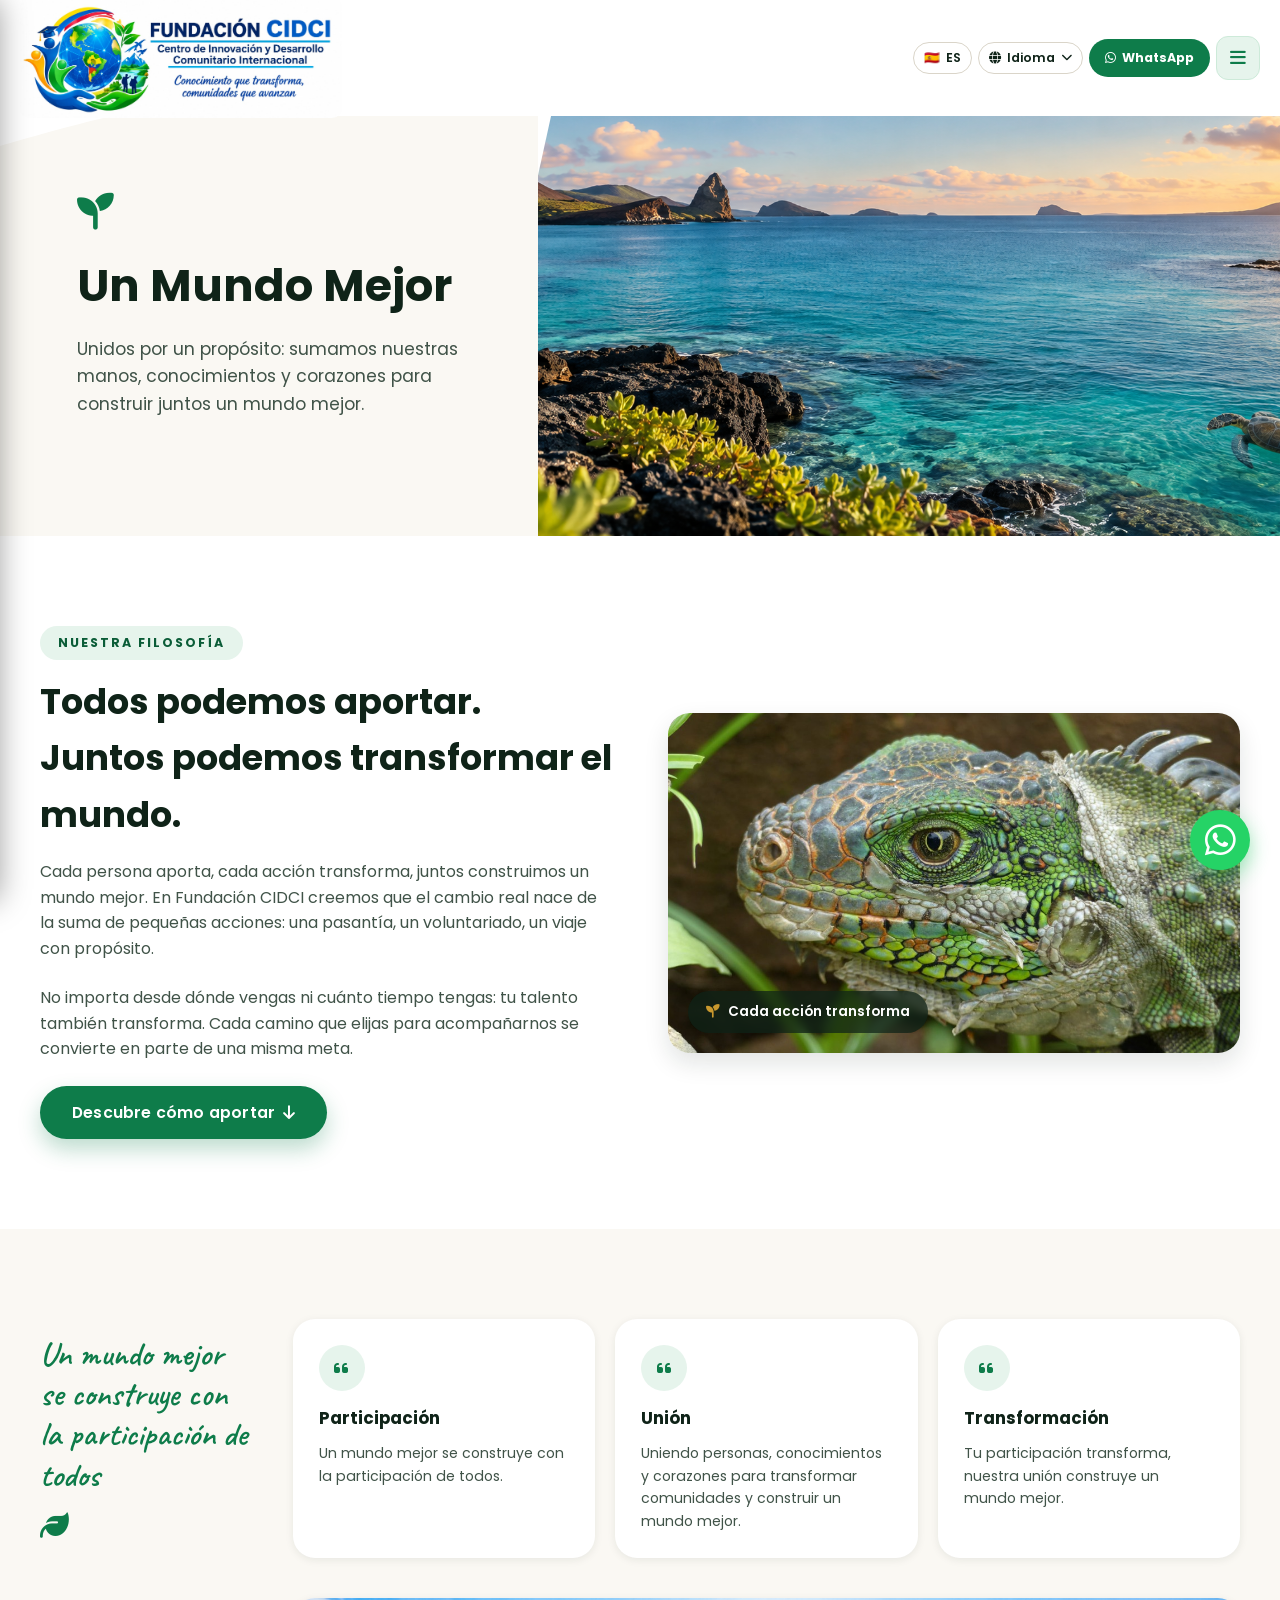
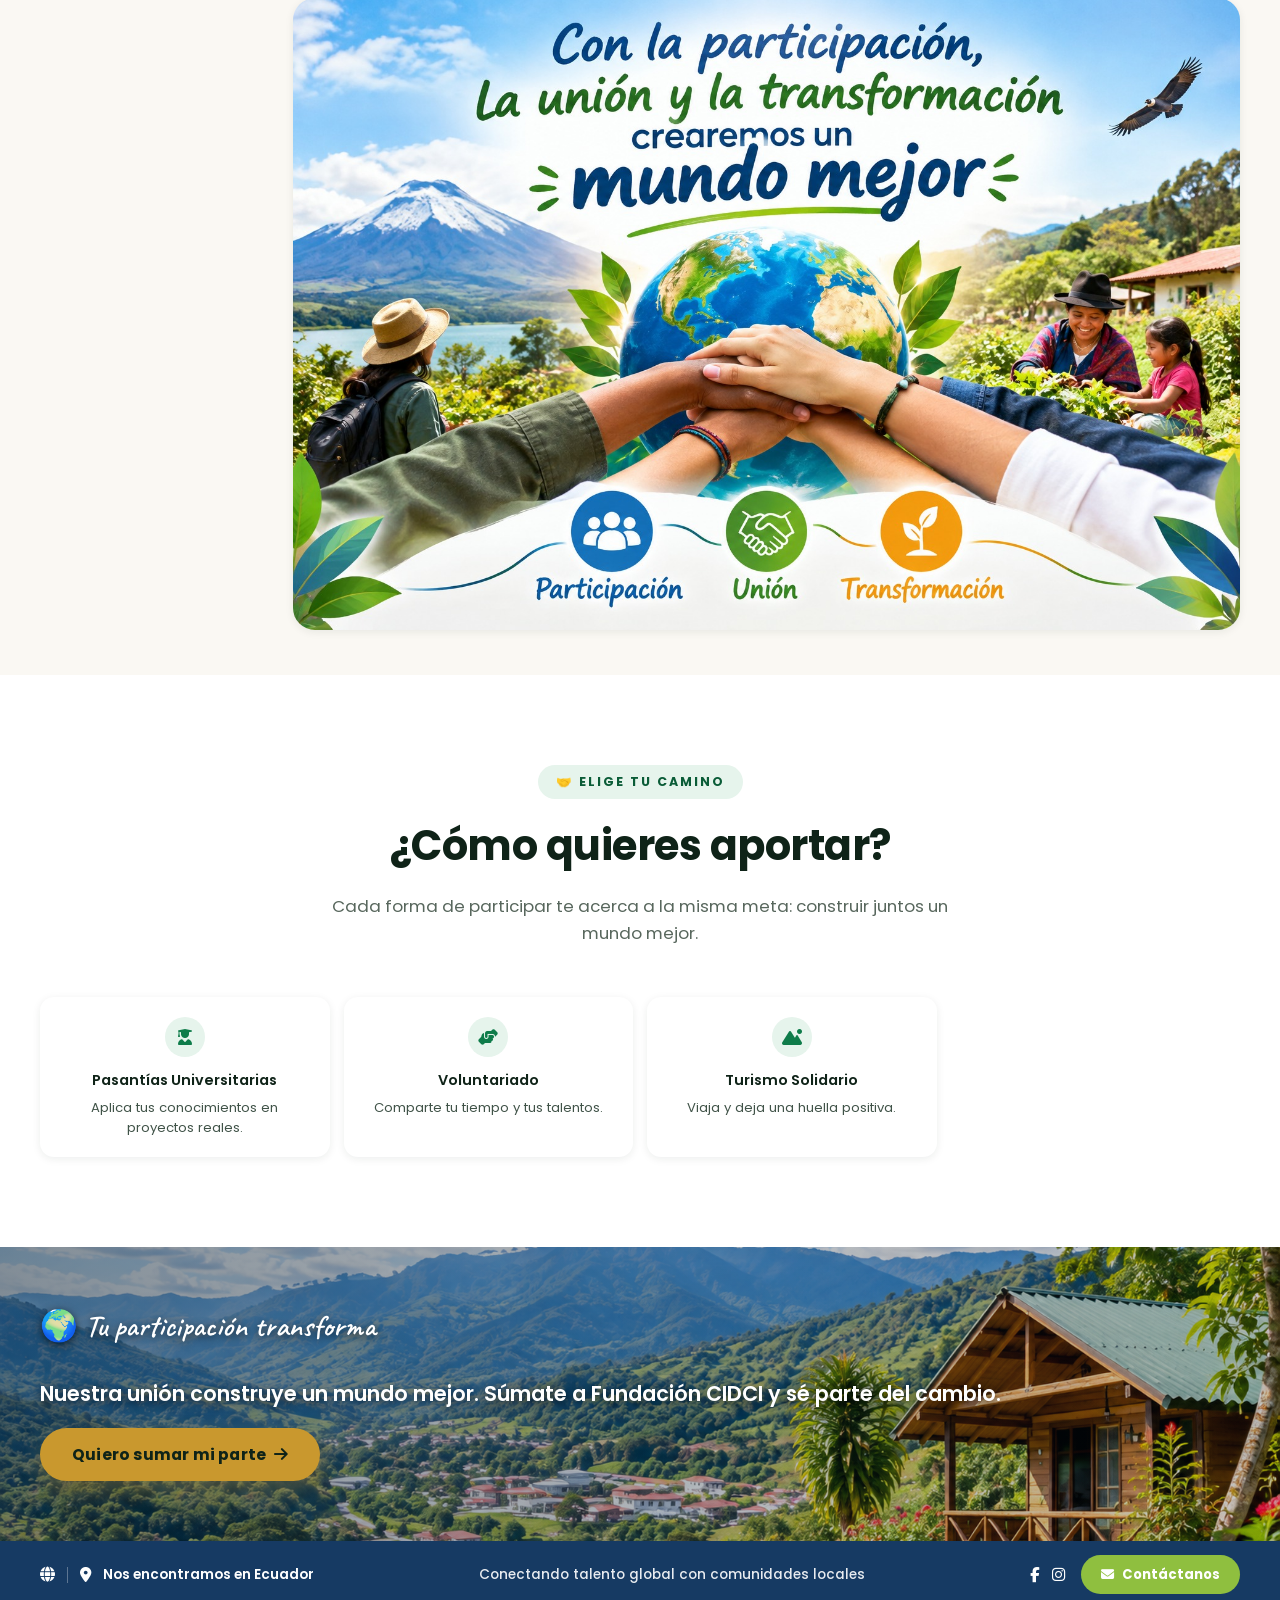
<file: MilUnVIiaje/mundomejor.html>
<!DOCTYPE html>
<html lang="es">
<head>
    <meta charset="UTF-8">
    <meta name="referrer" content="strict-origin-when-cross-origin">
    <meta name="viewport" content="width=device-width, initial-scale=1.0">

    <!-- SEO y Meta Etiquetas -->
    <title>Trabajo Comunitario en Ecuador | Para un Mundo Mejor - CIDCI</title>
    <meta name="description" content="Trabajo comunitario en Ecuador a través de pasantías, voluntariado y turismo solidario. Descubre cómo Fundación CIDCI une manos y conocimientos para un mundo mejor.">

    <!-- Google Fonts & Font Awesome -->
    <link href="https://fonts.googleapis.com/css2?family=Poppins:wght@300;400;600;700&family=Caveat:wght@600;700&display=swap" rel="stylesheet">
    <link rel="stylesheet" href="https://cdnjs.cloudflare.com/ajax/libs/font-awesome/6.7.2/css/all.min.css">

    <!-- Hojas de Estilo Conectadas -->
    <link rel="stylesheet" href="../css/style.css">
    <link rel="stylesheet" href="../css/responsive.css">
    <link rel="icon" type="image/png" href="../img/logo-cidci.png">

    <!-- SEO: Canonical -->
    <link rel="canonical" href="https://fundacionsolidariacidci.com/MilUnVIiaje/mundomejor.html">

    <!-- Open Graph / Facebook / WhatsApp -->
    <meta property="og:type" content="website">
    <meta property="og:url" content="https://fundacionsolidariacidci.com/MilUnVIiaje/mundomejor.html">
    <meta property="og:title" content="Trabajo Comunitario en Ecuador | Para un Mundo Mejor - CIDCI">
    <meta property="og:description" content="Trabajo comunitario en Ecuador a través de pasantías, voluntariado y turismo solidario. Descubre cómo Fundación CIDCI une manos y conocimientos para un mundo mejor.">
    <meta property="og:image" content="https://fundacionsolidariacidci.com/img/Mundo.png">
    <meta property="og:locale" content="es_EC">
    <meta property="og:site_name" content="Fundación CIDCI - Mil Un Viajes">

    <!-- Twitter Card -->
    <meta name="twitter:card" content="summary_large_image">
    <meta name="twitter:title" content="Trabajo Comunitario en Ecuador | Para un Mundo Mejor - CIDCI">
    <meta name="twitter:description" content="Trabajo comunitario en Ecuador a través de pasantías, voluntariado y turismo solidario. Descubre cómo Fundación CIDCI une manos y conocimientos para un mundo mejor.">
    <meta name="twitter:image" content="https://fundacionsolidariacidci.com/img/Mundo.png">

    <!-- Datos estructurados (Schema.org) -->
    <script type="application/ld+json">
    {
        "@context": "https://schema.org",
        "@type": "NGO",
        "name": "Centro de Innovación y Desarrollo Comunitario Internacional (CIDCI)",
        "alternateName": "Mil Un Viajes",
        "url": "https://fundacionsolidariacidci.com/MilUnVIiaje/index.html",
        "logo": "https://fundacionsolidariacidci.com/img/logo-cidci.png",
        "description": "Fundación en Ecuador que ofrece programas de prácticas, pasantías universitarias nacionales e internacionales, prácticas preprofesionales, voluntariado y trabajo comunitario en San Luis de Pambil, Bolívar.", "keywords": "Programas de prácticas en Ecuador, Pasantías universitarias en Ecuador, Prácticas preprofesionales en Ecuador, Trabajo comunitario en Ecuador, Voluntariado en Ecuador, Pasantías universitarias internacionales, Pasantías universitarias en el extranjero, Voluntarios en Ecuador, Pasantes en Ecuador, Turismo solidario en Ecuador",
        "address": {
            "@type": "PostalAddress",
            "addressLocality": "San Luis de Pambil",
            "addressRegion": "Bolívar",
            "addressCountry": "EC"
        },
        "telephone": "+593993196208",
        "sameAs": []
    }
    </script>
</head>
<body>

    <!-- HEADER / NAVEGACIÓN -->
    <header class="navbar">
        <div class="navbar-left">
            <a href="index.html" style="display:flex; align-items:center; gap:8px;">
                <img src="../img/nuevologo.jpeg" alt="Fundación CIDCI" class="brand-logo">
            </a>
        </div>

        <nav class="nav-links-desktop">
            <a href="index.html">Inicio</a>
            <a href="nosotros.html">Nosotros</a>
            <a href="pasantias.html">Pasantías</a>
            <a href="voluntarios.html">Voluntarios</a>
            <a href="turismo.html">Turismo</a>
            <a href="mundomejor.html" class="active">Mundo Mejor</a>
            <a href="galeria.html">Galería</a>
            <a href="contacto.html">Contacto</a>
        </nav>

        <div class="navbar-right">
            <button onclick="restaurarIdioma()" class="btn-espanol">🇪🇸 <span class="texto-es">ES</span></button>
            <div class="lang-switcher" id="langSwitcher">
                <button type="button" class="lang-switcher-btn" id="langSwitcherBtn" aria-haspopup="true" aria-expanded="false">
                    <i class="fas fa-globe"></i> <span class="texto-idioma">Idioma</span> <i class="fas fa-chevron-down lang-caret"></i>
                </button>
                <ul class="lang-menu" id="langMenu">
                    <li><button type="button" data-lang="en">English</button></li>
                    <li><button type="button" data-lang="fr">Français</button></li>
                    <li><button type="button" data-lang="ru">Ruso</button></li>
                    <li><button type="button" data-lang="de">Alemán</button></li>
                    <li><button type="button" data-lang="it">Italiano</button></li>
                    <li><button type="button" data-lang="pt">Português</button></li>
                    <li><button type="button" data-lang="zh-CN">中文</button></li>
                    <li><button type="button" data-lang="ar">العربية</button></li>
                    <li><button type="button" data-lang="ja">日本語</button></li>
                </ul>
            </div>
            <div id="google_translate_element" class="google-translate-hidden"></div>
            <a href="whatsapp://send?phone=593993196208&text=Hola,%20quiero%20aportar%20a%20un%20mundo%20mejor" class="btn-cta"><i class="fab fa-whatsapp"></i> WhatsApp</a>
            <button id="menu-btn" aria-label="Abrir menú">
                <i class="fas fa-bars"></i>
            </button>
        </div>
    </header>
    <div class="navbar-curve">
        <svg viewBox="0 0 1440 75" preserveAspectRatio="none"><path d="M0,0 L1440,0 L1440,8 C1000,9 600,10 300,16 C180,22 60,55 0,70 Z" fill="var(--white)"></path></svg>
    </div>

    <!-- MENÚ LATERAL -->
    <nav id="menu-lateral">
        <div class="menu-lateral-header">
            <img src="../img/logo-cidci.png" alt="Fundación CIDCI">
            <span>Fundación CIDCI</span>
            <button id="menu-cerrar" aria-label="Cerrar menú">&times;</button>
        </div>
        <a href="index.html"><i class="fas fa-house"></i> Inicio</a>
        <a href="nosotros.html"><i class="fas fa-people-group"></i> Nosotros</a>
        <a href="pasantias.html"><i class="fas fa-user-graduate"></i> Pasantías</a>
        <a href="voluntarios.html"><i class="fas fa-hands-helping"></i> Voluntarios</a>
        <a href="turismo.html"><i class="fas fa-mountain-sun"></i> Turismo</a>
        <a href="mundomejor.html" class="active"><i class="fas fa-seedling"></i> Mundo Mejor</a>
        <a href="galeria.html"><i class="fas fa-images"></i> Galería</a>
        <a href="contacto.html"><i class="fas fa-envelope"></i> Contacto</a>
        <div class="menu-lateral-cta">
            <a href="whatsapp://send?phone=593993196208&text=Hola,%20deseo%20más%20información" class="btn btn-gold" style="width:100%;"><i class="fab fa-whatsapp"></i> WhatsApp</a>
        </div>
    </nav>
    <div id="menu-overlay" class="menu-overlay"></div>

    <!-- HERO DIVIDIDO -->
    <section class="about-hero">
        <div class="about-hero-text">
            <i class="fas fa-seedling icon-leaf"></i>
            <h1>Un Mundo Mejor</h1>
            <p>Unidos por un propósito: sumamos nuestras manos, conocimientos y corazones para construir juntos un mundo mejor.</p>
        </div>
        <div class="about-hero-photo">
            <img src="../img/Mundo.png" alt="Naturaleza y comunidad para construir un mundo mejor">
        </div>
    </section>

    <!-- INTRODUCCIÓN -->
    <section class="section">
        <div class="container community-grid">
            <div class="community-text">
                <span class="eyebrow">Nuestra Filosofía</span>
                <h2>Todos podemos aportar. Juntos podemos transformar el mundo.</h2>
                <p>Cada persona aporta, cada acción transforma, juntos construimos un mundo mejor. En Fundación CIDCI creemos que el cambio real nace de la suma de pequeñas acciones: una pasantía, un voluntariado, un viaje con propósito.</p>
                <p>No importa desde dónde vengas ni cuánto tiempo tengas: tu talento también transforma. Cada camino que elijas para acompañarnos se convierte en parte de una misma meta.</p>
                <a href="#formas-de-aportar" class="btn btn-green">Descubre cómo aportar <i class="fas fa-arrow-down"></i></a>
            </div>
            <div class="community-photo">
                <img src="../img/iguana.jpeg" alt="Comunidad de San Luis de Pambil, Bolívar">
                <span class="community-photo-tag"><i class="fas fa-seedling"></i> Cada acción transforma</span>
            </div>
        </div>
    </section>

    <!-- FRASES / FILOSOFÍA -->
    <section class="section bg-warm">
        <div class="container mvo-layout">
            <div class="mvo-title">
                <span class="script-text">Un mundo mejor se construye con la participación de todos</span>
                <i class="fas fa-leaf"></i>
            </div>
            <div class="mvo-grid">
                <div class="mvo-card">
                    <span class="mvo-icon"><i class="fas fa-quote-left"></i></span>
                    <h3>Participación</h3>
                    <p>Un mundo mejor se construye con la participación de todos.</p>
                </div>
                <div class="mvo-card">
                    <span class="mvo-icon"><i class="fas fa-quote-left"></i></span>
                    <h3>Unión</h3>
                    <p>Uniendo personas, conocimientos y corazones para transformar comunidades y construir un mundo mejor.</p>
                </div>
                <div class="mvo-card">
                    <span class="mvo-icon"><i class="fas fa-quote-left"></i></span>
                    <h3>Transformación</h3>
                    <p>Tu participación transforma, nuestra unión construye un mundo mejor.</p>
                </div>
            </div>
            <div class="mvo-card-photo mvo-card-photo--full">
                <img src="../img/new.jpeg" alt="La participación, unión y transformación construyen un mundo mejor">
            </div>
        </div>
    </section>

    <!-- FORMAS DE APORTAR -->
    <section class="section" id="formas-de-aportar">
        <div class="container">
            <span class="eyebrow" style="display:table; margin:0 auto 14px;">🤝 Elige tu camino</span>
            <h2 class="section-title">¿Cómo quieres aportar?</h2>
            <p class="section-subtitle">Cada forma de participar te acerca a la misma meta: construir juntos un mundo mejor.</p>
            <div class="area-simple-grid">
                <a href="pasantias.html" class="area-simple-card" style="text-align:center; display:block;">
                    <i class="fas fa-user-graduate" style="margin:0 auto 12px;"></i>
                    <span>Pasantías Universitarias</span>
                    <p style="font-size:0.82rem; color:var(--text-color); margin-top:6px; line-height:1.5;">Aplica tus conocimientos en proyectos reales.</p>
                </a>
                <a href="voluntarios.html" class="area-simple-card" style="text-align:center; display:block;">
                    <i class="fas fa-hands-helping" style="margin:0 auto 12px;"></i>
                    <span>Voluntariado</span>
                    <p style="font-size:0.82rem; color:var(--text-color); margin-top:6px; line-height:1.5;">Comparte tu tiempo y tus talentos.</p>
                </a>
                <a href="turismo.html" class="area-simple-card" style="text-align:center; display:block;">
                    <i class="fas fa-mountain-sun" style="margin:0 auto 12px;"></i>
                    <span>Turismo Solidario</span>
                    <p style="font-size:0.82rem; color:var(--text-color); margin-top:6px; line-height:1.5;">Viaja y deja una huella positiva.</p>
                </a>
            </div>
        </div>
    </section>

    <!-- CTA FINAL -->
    <section class="cta-band cta-band--video">
        <div class="cta-band-bg">
            <video autoplay muted loop playsinline preload="auto" poster="../img/cabana-valle.png" aria-hidden="true">
                <source src="../videos/fnd.mp4" type="video/mp4">
            </video>
        </div>
        <div class="container cta-band-content">
            <p class="script-text cta-band-script">🌍 Tu participación transforma</p>
            <div class="cta-band-text">
                <h3>Nuestra unión construye un mundo mejor. Súmate a Fundación CIDCI y sé parte del cambio.</h3>
                <div class="cta-band-buttons">
                    <a href="contacto.html" class="btn btn-gold">Quiero sumar mi parte <i class="fas fa-arrow-right"></i></a>
                </div>
            </div>
        </div>
    </section>

    <!-- FOOTER -->
    <footer class="footer-slim">
        <div class="container footer-slim-inner">
            <div class="footer-slim-left">
                <i class="fas fa-globe"></i>
                <span class="footer-slim-divider"></span>
                <i class="fas fa-location-dot"></i> Nos encontramos en Ecuador
            </div>
            <div class="footer-slim-center">Conectando talento global con comunidades locales</div>
            <div class="footer-slim-right">
                <div class="footer-slim-socials">
                    <a href="https://www.facebook.com/share/1938rxtDiR/" target="_blank" rel="noopener" aria-label="Facebook"><i class="fab fa-facebook-f"></i></a>
                    <a href="https://www.instagram.com/tourism__1001_viajes/" target="_blank" rel="noopener" aria-label="Instagram"><i class="fab fa-instagram"></i></a>
                </div>
                <a href="contacto.html" class="footer-slim-cta"><i class="fas fa-envelope"></i> Contáctanos</a>
            </div>
        </div>
    </footer>

    <!-- BOTÓN FLOTANTE WHATSAPP -->
    <a href="whatsapp://send?phone=593993196208&text=Hola,%20quiero%20aportar%20a%20un%20mundo%20mejor" class="whatsapp-btn">
        <i class="fab fa-whatsapp"></i>
    </a>

    <!-- Scripts JavaScript Conectados -->
    <script src="../js/main.js"></script>
    <script src="../js/menu.js"></script>

    <!-- Script para volver al Español -->
    <script>
        function restaurarIdioma() {
            let dominio = window.location.hostname;
            document.cookie = `googtrans=; expires=Thu, 01 Jan 1970 00:00:00 GMT; path=/`;
            document.cookie = `googtrans=; expires=Thu, 01 Jan 1970 00:00:00 GMT; domain=${dominio}; path=/`;
            window.location.reload();
        }
    </script>

    <!-- SCRIPT DEL TRADUCTOR DE GOOGLE -->
    <script type="text/javascript">
        function googleTranslateElementInit() {
            new google.translate.TranslateElement({
                pageLanguage: 'es',
                includedLanguages: 'en,fr,de,it,pt,zh-CN,ar,ja,ru',
                layout: google.translate.TranslateElement.InlineLayout.SIMPLE
            }, 'google_translate_element');
        }
    </script>
    <script type="text/javascript" src="https://translate.google.com/translate_a/element.js?cb=googleTranslateElementInit"></script>
</body>
</html>
</file>
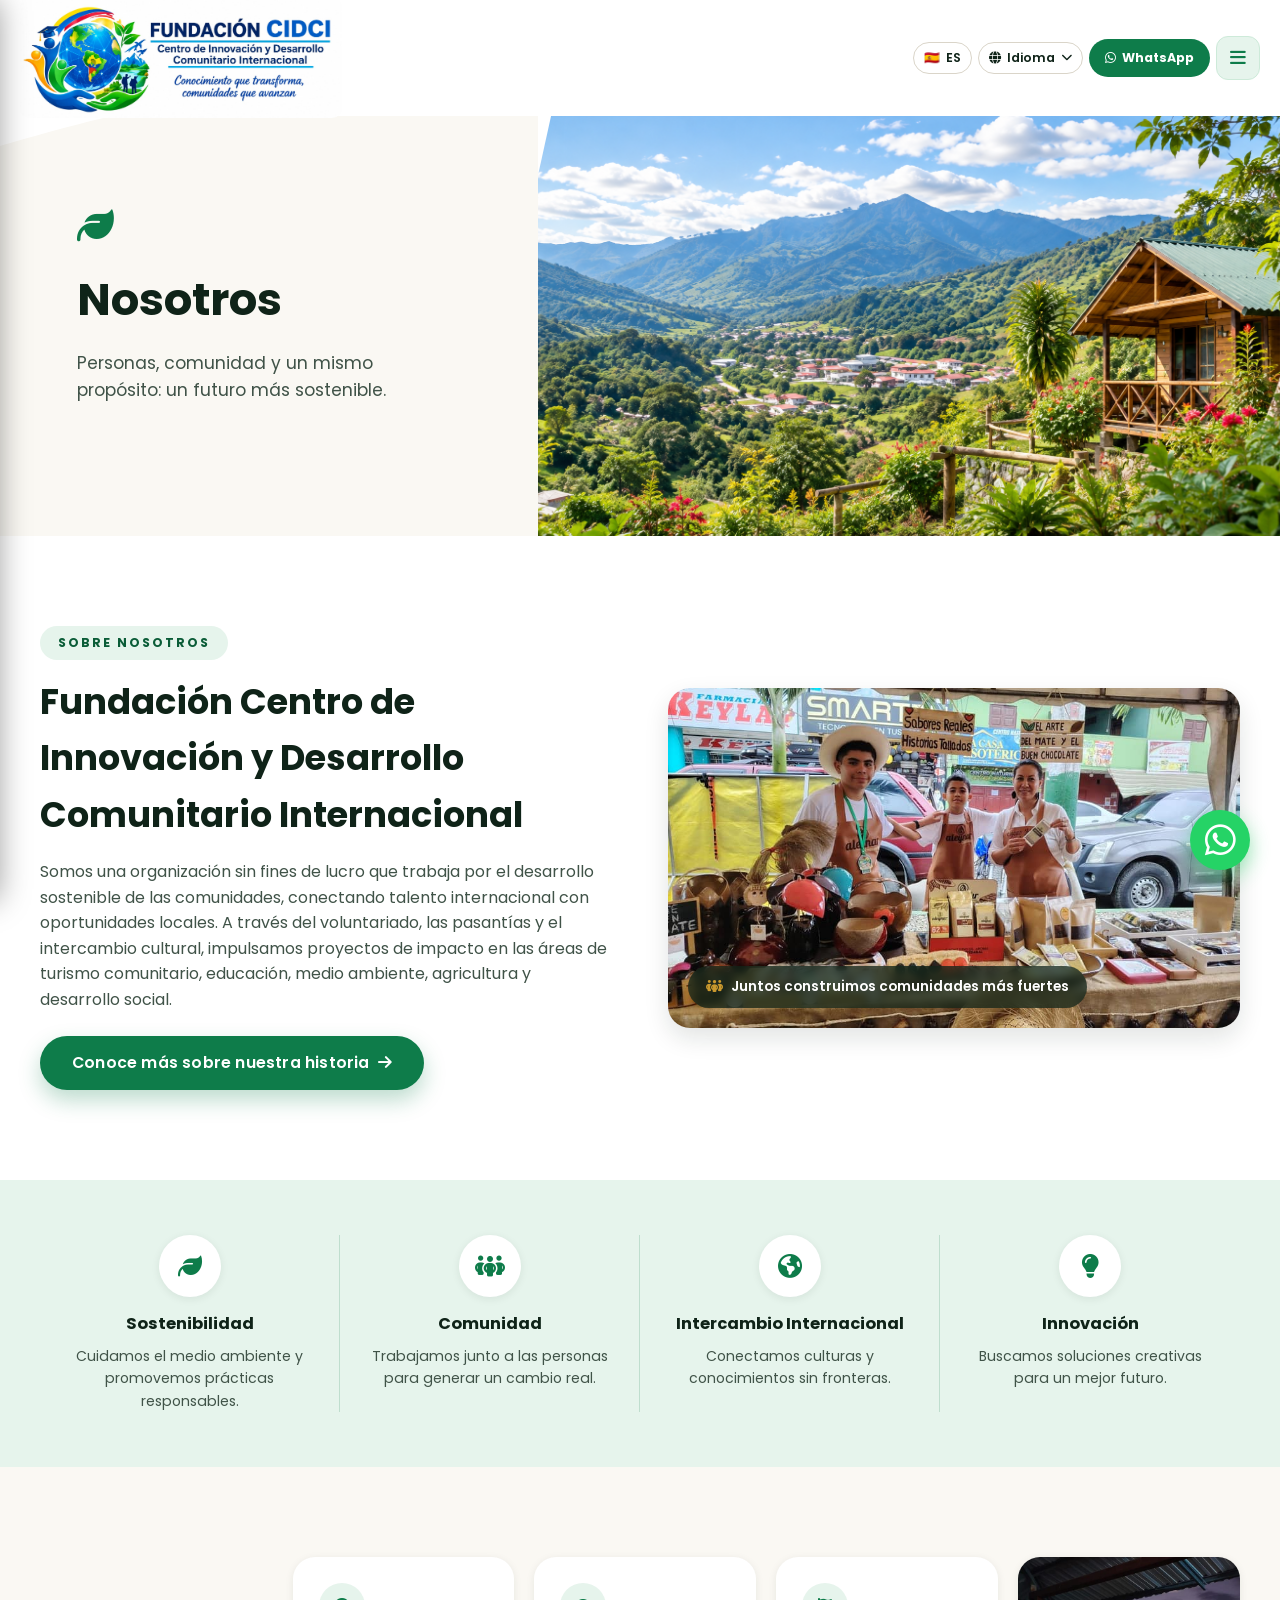
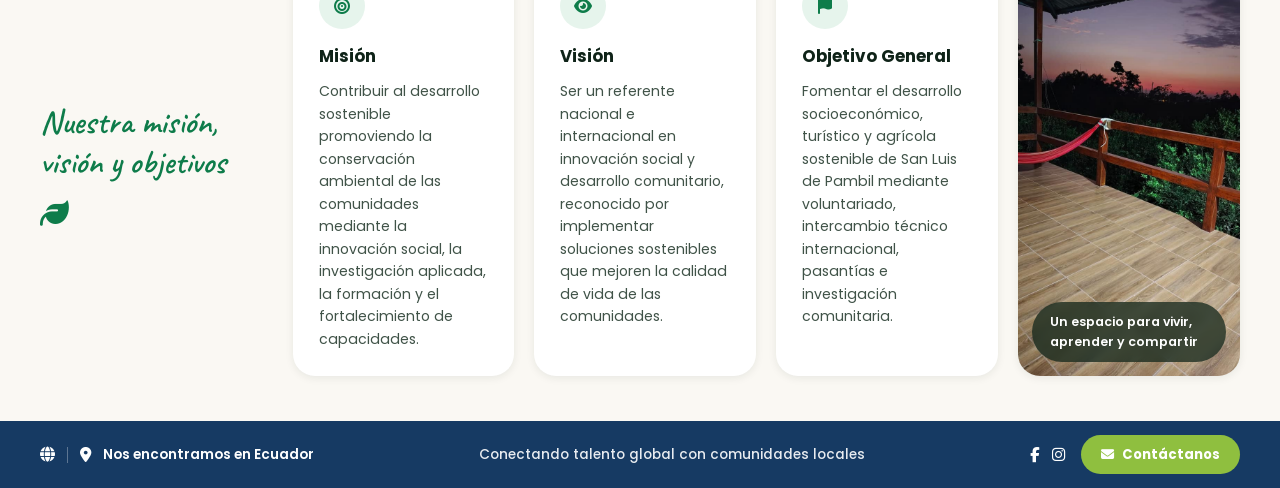
<file: MilUnVIiaje/nosotros.html>
<!DOCTYPE html>
<html lang="es">
<head>
    <meta charset="UTF-8">
    <meta name="referrer" content="strict-origin-when-cross-origin">
    <meta name="viewport" content="width=device-width, initial-scale=1.0">
    
    <!-- SEO y Meta Etiquetas Actualizadas -->
    <title>Quiénes Somos | Fundación CIDCI - Pasantías y Voluntariado en Ecuador</title>
    <meta name="description" content="Conoce a Fundación CIDCI: organizamos programas de prácticas, pasantías universitarias, voluntariado y trabajo comunitario en Ecuador para estudiantes nacionales y del extranjero.">
    
    <!-- Google Fonts & Font Awesome -->
    <link href="https://fonts.googleapis.com/css2?family=Poppins:wght@300;400;600;700&family=Caveat:wght@600;700&display=swap" rel="stylesheet">
    <link rel="stylesheet" href="https://cdnjs.cloudflare.com/ajax/libs/font-awesome/6.7.2/css/all.min.css">
    
    <!-- Hojas de Estilo Conectadas -->
    <link rel="stylesheet" href="../css/style.css">
    <link rel="stylesheet" href="../css/responsive.css">
    <link rel="icon" type="image/png" href="../img/logo-cidci.png">

    <!-- SEO: Canonical -->
    <link rel="canonical" href="https://fundacionsolidariacidci.com/MilUnVIiaje/nosotros.html">

    <!-- Open Graph / Facebook / WhatsApp -->
    <meta property="og:type" content="website">
    <meta property="og:url" content="https://fundacionsolidariacidci.com/MilUnVIiaje/nosotros.html">
    <meta property="og:title" content="Quiénes Somos | Fundación CIDCI - Pasantías y Voluntariado en Ecuador">
    <meta property="og:description" content="Conoce a Fundación CIDCI: organizamos programas de prácticas, pasantías universitarias, voluntariado y trabajo comunitario en Ecuador para estudiantes nacionales y del extranjero.">
    <meta property="og:image" content="https://fundacionsolidariacidci.com/img/cabana-valle.png">
    <meta property="og:locale" content="es_EC">
    <meta property="og:site_name" content="Fundación CIDCI - Mil Un Viajes">

    <!-- Twitter Card -->
    <meta name="twitter:card" content="summary_large_image">
    <meta name="twitter:title" content="Quiénes Somos | Fundación CIDCI - Pasantías y Voluntariado en Ecuador">
    <meta name="twitter:description" content="Conoce a Fundación CIDCI: organizamos programas de prácticas, pasantías universitarias, voluntariado y trabajo comunitario en Ecuador para estudiantes nacionales y del extranjero.">
    <meta name="twitter:image" content="https://fundacionsolidariacidci.com/img/cabana-valle.png">

    <!-- Datos estructurados (Schema.org) -->
    <script type="application/ld+json">
    {
        "@context": "https://schema.org",
        "@type": "NGO",
        "name": "Centro de Innovación y Desarrollo Comunitario Internacional (CIDCI)",
        "alternateName": "Mil Un Viajes",
        "url": "https://fundacionsolidariacidci.com/MilUnVIiaje/index.html",
        "logo": "https://fundacionsolidariacidci.com/img/logo-cidci.png",
        "description": "Fundación en Ecuador que ofrece programas de prácticas, pasantías universitarias nacionales e internacionales, prácticas preprofesionales, voluntariado y trabajo comunitario en San Luis de Pambil, Bolívar.", "keywords": "Programas de prácticas en Ecuador, Pasantías universitarias en Ecuador, Prácticas preprofesionales en Ecuador, Trabajo comunitario en Ecuador, Voluntariado en Ecuador, Pasantías universitarias internacionales, Pasantías universitarias en el extranjero, Voluntarios en Ecuador, Pasantes en Ecuador, Turismo solidario en Ecuador",
        "address": {
            "@type": "PostalAddress",
            "addressLocality": "San Luis de Pambil",
            "addressRegion": "Bolívar",
            "addressCountry": "EC"
        },
        "telephone": "+593993196208",
        "sameAs": []
    }
    </script>
</head>
<body>

   <!-- HEADER Y TRADUCTOR -->
    <header class="navbar">
        <div class="navbar-left">
            <a href="index.html" style="display:flex; align-items:center; gap:8px;">
                <img src="../img/nuevologo.jpeg" alt="Fundación CIDCI" class="brand-logo">
            </a>
        </div>

        <nav class="nav-links-desktop">
            <a href="index.html">Inicio</a>
            <a href="nosotros.html" class="active">Nosotros</a>
            <a href="pasantias.html">Pasantías</a>
            <a href="voluntarios.html">Voluntarios</a>
            <a href="turismo.html">Turismo</a>
            <a href="mundomejor.html">Mundo Mejor</a>
            <a href="galeria.html">Galería</a>
            <a href="contacto.html">Contacto</a>
            <a href="contacto.html#ubicacion">Ubicación</a>
        </nav>

        <div class="navbar-right">
            <button onclick="restaurarIdioma()" class="btn-espanol">🇪🇸 <span class="texto-es">ES</span></button>
            <div class="lang-switcher" id="langSwitcher">
                <button type="button" class="lang-switcher-btn" id="langSwitcherBtn" aria-haspopup="true" aria-expanded="false">
                    <i class="fas fa-globe"></i> <span class="texto-idioma">Idioma</span> <i class="fas fa-chevron-down lang-caret"></i>
                </button>
                <ul class="lang-menu" id="langMenu">
                    <li><button type="button" data-lang="en">English</button></li>
                    <li><button type="button" data-lang="fr">Français</button></li>
                    <li><button type="button" data-lang="ru">Ruso</button></li>
                    <li><button type="button" data-lang="de">Alemán</button></li>
                    <li><button type="button" data-lang="it">Italiano</button></li>
                    <li><button type="button" data-lang="pt">Português</button></li>
                    <li><button type="button" data-lang="zh-CN">中文</button></li>
                    <li><button type="button" data-lang="ar">العربية</button></li>
                    <li><button type="button" data-lang="ja">日本語</button></li>
                </ul>
            </div>
            <div id="google_translate_element" class="google-translate-hidden"></div>
            <a href="whatsapp://send?phone=593993196208&text=Hola,%20deseo%20más%20información" class="btn-cta"><i class="fab fa-whatsapp"></i> WhatsApp</a>
            <button id="menu-btn" aria-label="Abrir menú">
                <i class="fas fa-bars"></i>
            </button>
        </div>
    </header>
    <div class="navbar-curve">
        <svg viewBox="0 0 1440 75" preserveAspectRatio="none"><path d="M0,0 L1440,0 L1440,8 C1000,9 600,10 300,16 C180,22 60,55 0,70 Z" fill="var(--white)"></path></svg>
    </div>

    <!-- MENÚ LATERAL ESTANDARIZADO -->
    <nav id="menu-lateral">
        <div class="menu-lateral-header">
        <img src="../img/logo-cidci.png" alt="Fundación CIDCI">
        <span>Fundación CIDCI</span>
        <button id="menu-cerrar" aria-label="Cerrar menú">&times;</button>
    </div>
        <a href="index.html"><i class="fas fa-house"></i> Inicio</a>
        <a href="nosotros.html" class="active"><i class="fas fa-people-group"></i> Nosotros</a>
        <a href="pasantias.html"><i class="fas fa-user-graduate"></i> Pasantías</a>
        <a href="voluntarios.html"><i class="fas fa-hands-helping"></i> Voluntarios</a>
        <a href="turismo.html"><i class="fas fa-mountain-sun"></i> Turismo</a>
        <a href="mundomejor.html"><i class="fas fa-seedling"></i> Mundo Mejor</a>
        <a href="galeria.html"><i class="fas fa-images"></i> Galería</a>
        <a href="contacto.html"><i class="fas fa-envelope"></i> Contacto</a>
        <a href="contacto.html#ubicacion"><i class="fas fa-location-dot"></i> Ubicación</a>
        <div class="menu-lateral-cta">
            <a href="whatsapp://send?phone=593993196208&text=Hola,%20deseo%20más%20información" class="btn btn-gold" style="width:100%;"><i class="fab fa-whatsapp"></i> WhatsApp</a>
        </div>
    </nav>
    <div id="menu-overlay" class="menu-overlay"></div>

    <!-- HERO DIVIDIDO -->
    <section class="about-hero">
        <div class="about-hero-text">
            <i class="fas fa-leaf icon-leaf"></i>
            <h1>Nosotros</h1>
            <p>Personas, comunidad y un mismo propósito: un futuro más sostenible.</p>
        </div>
        <div class="about-hero-photo">
            <img src="../img/cabana-valle.png" alt="Valle de San Luis de Pambil, Bolívar">
        </div>
    </section>

    <!-- SECCIÓN: SOBRE NOSOTROS -->
    <section class="section">
        <div class="container community-grid">
            <div class="community-text">
                <span class="eyebrow">Sobre Nosotros</span>
                <h2>Fundación Centro de Innovación y Desarrollo Comunitario Internacional</h2>
                <p>Somos una organización sin fines de lucro que trabaja por el desarrollo sostenible de las comunidades, conectando talento internacional con oportunidades locales. A través del voluntariado, las pasantías y el intercambio cultural, impulsamos proyectos de impacto en las áreas de turismo comunitario, educación, medio ambiente, agricultura y desarrollo social.</p>
                <a href="contacto.html" class="btn btn-green">Conoce más sobre nuestra historia <i class="fas fa-arrow-right"></i></a>
            </div>
            <div class="community-photo">
                <img src="../img/imagen5.jpeg" alt="Equipo de voluntarios y comunidad de San Luis de Pambil">
                <span class="community-photo-tag"><i class="fas fa-people-group"></i> Juntos construimos comunidades más fuertes</span>
            </div>
        </div>
    </section>

    <!-- FRANJA DE VALORES -->
    <section class="values-band">
        <div class="container values-grid">
            <div class="value-item">
                <span class="value-icon"><i class="fas fa-leaf"></i></span>
                <h4>Sostenibilidad</h4>
                <p>Cuidamos el medio ambiente y promovemos prácticas responsables.</p>
            </div>
            <div class="value-item">
                <span class="value-icon"><i class="fas fa-people-group"></i></span>
                <h4>Comunidad</h4>
                <p>Trabajamos junto a las personas para generar un cambio real.</p>
            </div>
            <div class="value-item">
                <span class="value-icon"><i class="fas fa-earth-americas"></i></span>
                <h4>Intercambio Internacional</h4>
                <p>Conectamos culturas y conocimientos sin fronteras.</p>
            </div>
            <div class="value-item">
                <span class="value-icon"><i class="fas fa-lightbulb"></i></span>
                <h4>Innovación</h4>
                <p>Buscamos soluciones creativas para un mejor futuro.</p>
            </div>
        </div>
    </section>

    <!-- SECCIÓN: MISIÓN, VISIÓN Y OBJETIVOS -->
    <section class="section bg-warm">
        <div class="container mvo-layout">
            <div class="mvo-title">
                <span class="script-text">Nuestra misión, visión y objetivos</span>
                <i class="fas fa-leaf"></i>
            </div>
            <div class="mvo-grid">
                <div class="mvo-card">
                    <span class="mvo-icon"><i class="fas fa-bullseye"></i></span>
                    <h3>Misión</h3>
                    <p>Contribuir al desarrollo sostenible promoviendo la conservación ambiental de las comunidades mediante la innovación social, la investigación aplicada, la formación y el fortalecimiento de capacidades.</p>
                </div>
                <div class="mvo-card">
                    <span class="mvo-icon"><i class="fas fa-eye"></i></span>
                    <h3>Visión</h3>
                    <p>Ser un referente nacional e internacional en innovación social y desarrollo comunitario, reconocido por implementar soluciones sostenibles que mejoren la calidad de vida de las comunidades.</p>
                </div>
                <div class="mvo-card">
                    <span class="mvo-icon"><i class="fas fa-flag"></i></span>
                    <h3>Objetivo General</h3>
                    <p>Fomentar el desarrollo socioeconómico, turístico y agrícola sostenible de San Luis de Pambil mediante voluntariado, intercambio técnico internacional, pasantías e investigación comunitaria.</p>
                </div>
                <div class="mvo-card-photo">
                    <img src="../img/hamaca.jpeg" alt="Vista desde una cabaña comunitaria en San Luis de Pambil">
                    <span class="community-photo-tag">Un espacio para vivir, aprender y compartir</span>
                </div>
            </div>
        </div>
    </section>

    <!-- FOOTER -->
    <footer class="footer-slim">
        <div class="container footer-slim-inner">
            <div class="footer-slim-left">
                <i class="fas fa-globe"></i>
                <span class="footer-slim-divider"></span>
                <i class="fas fa-location-dot"></i> Nos encontramos en Ecuador
            </div>
            <div class="footer-slim-center">Conectando talento global con comunidades locales</div>
            <div class="footer-slim-right">
                <div class="footer-slim-socials">
                    <a href="https://www.facebook.com/share/1938rxtDiR/" target="_blank" rel="noopener" aria-label="Facebook"><i class="fab fa-facebook-f"></i></a>
                    <a href="https://www.instagram.com/tourism__1001_viajes/" target="_blank" rel="noopener" aria-label="Instagram"><i class="fab fa-instagram"></i></a>
                </div>
                <a href="contacto.html" class="footer-slim-cta"><i class="fas fa-envelope"></i> Contáctanos</a>
            </div>
        </div>
    </footer>

    <!-- BOTÓN FLOTANTE WHATSAPP -->
    <a href="whatsapp://send?phone=593993196208&text=Hola,%20deseo%20más%20información" class="whatsapp-btn">
        <i class="fab fa-whatsapp"></i>
    </a>

    <!-- Scripts JavaScript Conectados -->
    <script src="../js/main.js"></script>
    <script src="../js/menu.js"></script>

    <!-- Script para volver al Español -->
    <script>
        function restaurarIdioma() {
            let dominio = window.location.hostname;
            document.cookie = `googtrans=; expires=Thu, 01 Jan 1970 00:00:00 GMT; path=/`;
            document.cookie = `googtrans=; expires=Thu, 01 Jan 1970 00:00:00 GMT; domain=${dominio}; path=/`;
            window.location.reload();
        }
    </script>

    <!-- SCRIPT DEL TRADUCTOR DE GOOGLE -->
    <script type="text/javascript">
        function googleTranslateElementInit() {
            new google.translate.TranslateElement({
                pageLanguage: 'es',
                includedLanguages: 'en,fr,de,it,pt,zh-CN,ar,ja,ru',
                layout: google.translate.TranslateElement.InlineLayout.SIMPLE
            }, 'google_translate_element');
        }
    </script>
    <script type="text/javascript" src="https://translate.google.com/translate_a/element.js?cb=googleTranslateElementInit"></script>
</body>
</html>
</file>
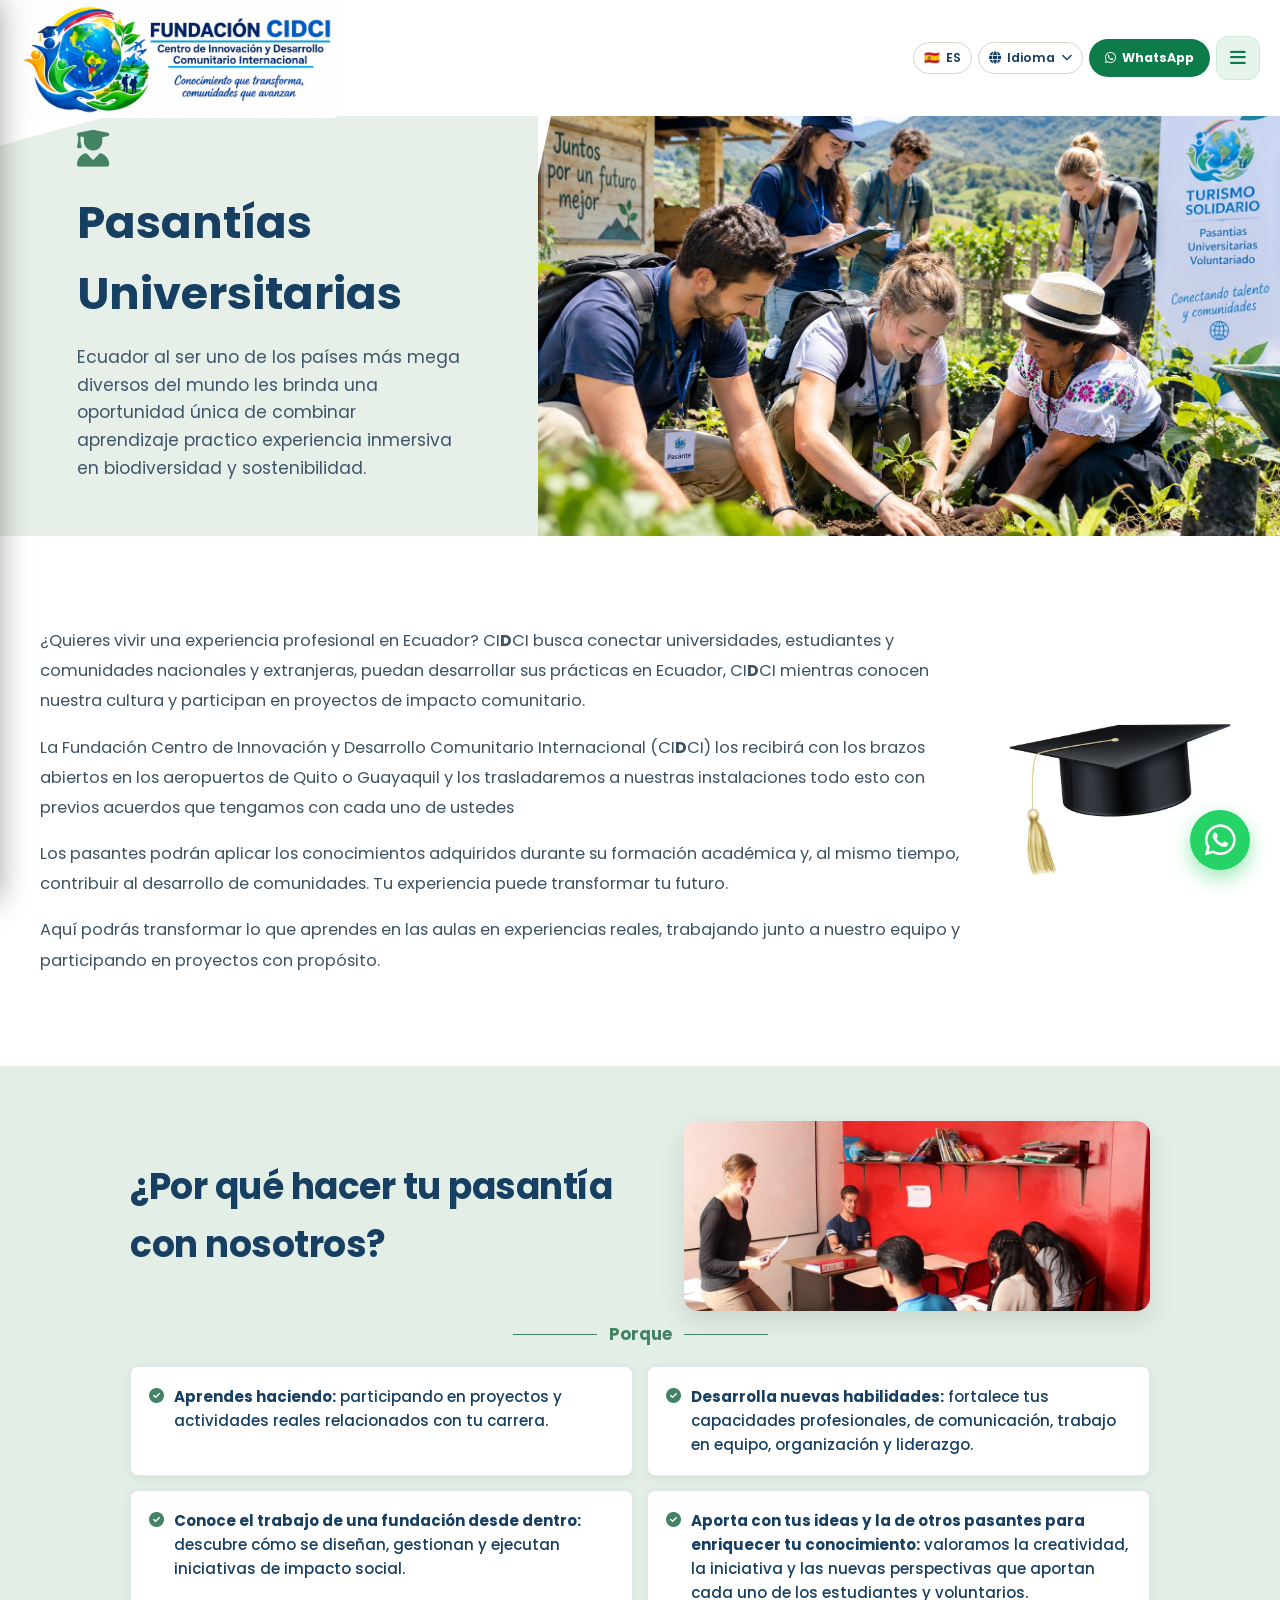
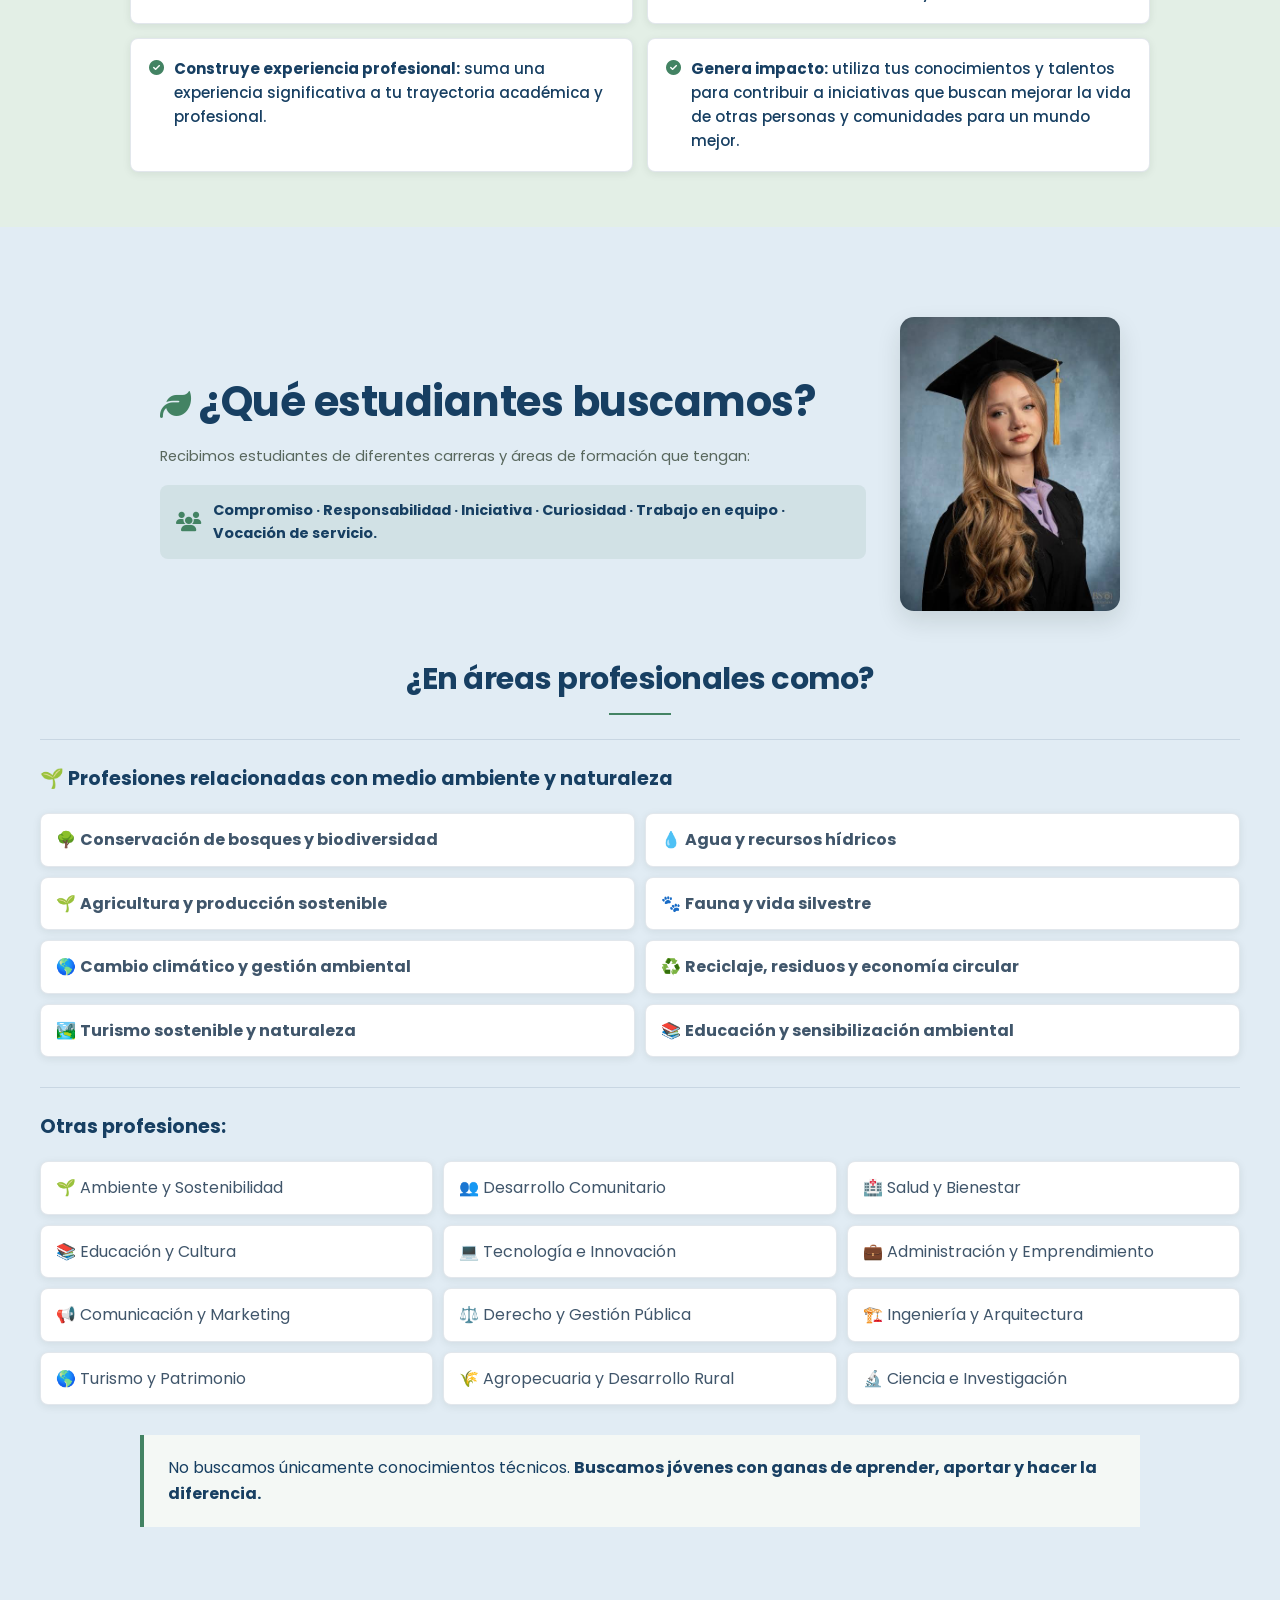
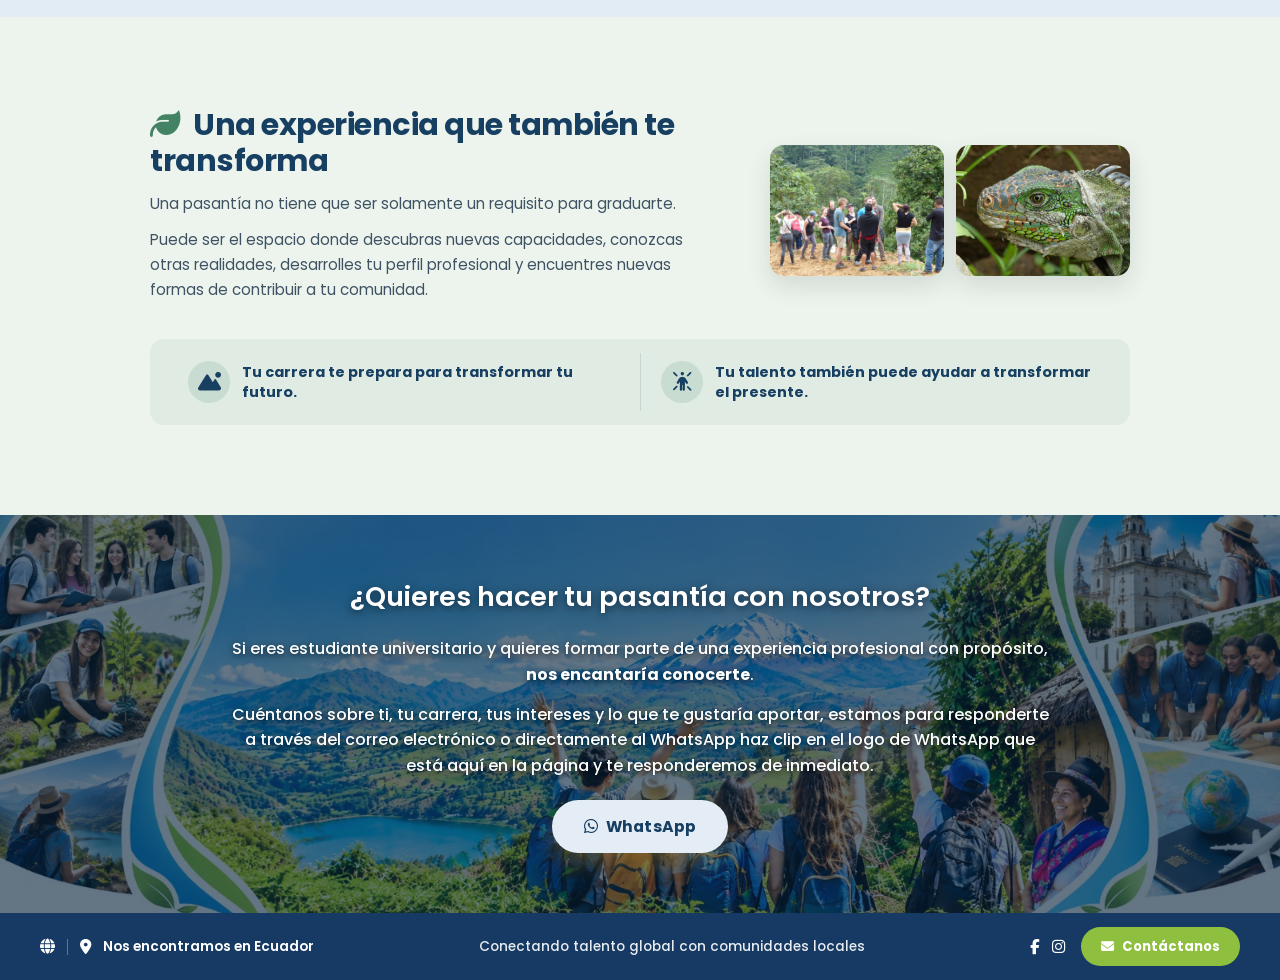
<file: MilUnVIiaje/pasantias.html>
<!DOCTYPE html>
<html lang="es">
<head>
    <meta charset="UTF-8">
    <meta name="referrer" content="strict-origin-when-cross-origin">
    <meta name="viewport" content="width=device-width, initial-scale=1.0">

    <!-- SEO y Meta Etiquetas -->
    <title>Pasantías Universitarias en Ecuador e Internacionales | CIDCI</title>
    <meta name="description" content="Pasantías universitarias en Ecuador y prácticas preprofesionales. Pasantías universitarias internacionales y en el extranjero en proyectos comunitarios reales con Fundación CIDCI.">

    <!-- Google Fonts & Font Awesome -->
    <link href="https://fonts.googleapis.com/css2?family=Poppins:wght@300;400;600;700&family=Caveat:wght@600;700&display=swap" rel="stylesheet">
    <link rel="stylesheet" href="https://cdnjs.cloudflare.com/ajax/libs/font-awesome/6.7.2/css/all.min.css">

    <!-- Hojas de Estilo Conectadas -->
    <link rel="stylesheet" href="../css/style.css">
    <link rel="stylesheet" href="../css/responsive.css">
    <link rel="icon" type="image/png" href="../img/logo-cidci.png">

    <!-- SEO: Canonical -->
    <link rel="canonical" href="https://fundacionsolidariacidci.com/MilUnVIiaje/pasantias.html">

    <!-- Open Graph / Facebook / WhatsApp -->
    <meta property="og:type" content="website">
    <meta property="og:url" content="https://fundacionsolidariacidci.com/MilUnVIiaje/pasantias.html">
    <meta property="og:title" content="Pasantías Universitarias en Ecuador e Internacionales | CIDCI">
    <meta property="og:description" content="Pasantías universitarias en Ecuador y prácticas preprofesionales. Pasantías universitarias internacionales y en el extranjero en proyectos comunitarios reales con Fundación CIDCI.">
    <meta property="og:image" content="https://fundacionsolidariacidci.com/img/pasantes.png">
    <meta property="og:locale" content="es_EC">
    <meta property="og:site_name" content="Fundación CIDCI - Mil Un Viajes">

    <!-- Twitter Card -->
    <meta name="twitter:card" content="summary_large_image">
    <meta name="twitter:title" content="Pasantías Universitarias en Ecuador e Internacionales | CIDCI">
    <meta name="twitter:description" content="Pasantías universitarias en Ecuador y prácticas preprofesionales. Pasantías universitarias internacionales y en el extranjero en proyectos comunitarios reales con Fundación CIDCI.">
    <meta name="twitter:image" content="https://fundacionsolidariacidci.com/img/pasantes.png">

    <!-- Datos estructurados (Schema.org) -->
    <script type="application/ld+json">
    {
        "@context": "https://schema.org",
        "@type": "NGO",
        "name": "Centro de Innovación y Desarrollo Comunitario Internacional (CIDCI)",
        "alternateName": "Mil Un Viajes",
        "url": "https://fundacionsolidariacidci.com/MilUnVIiaje/index.html",
        "logo": "https://fundacionsolidariacidci.com/img/logo-cidci.png",
        "description": "Fundación en Ecuador que ofrece programas de prácticas, pasantías universitarias nacionales e internacionales, prácticas preprofesionales, voluntariado y trabajo comunitario en San Luis de Pambil, Bolívar.", "keywords": "Programas de prácticas en Ecuador, Pasantías universitarias en Ecuador, Prácticas preprofesionales en Ecuador, Trabajo comunitario en Ecuador, Voluntariado en Ecuador, Pasantías universitarias internacionales, Pasantías universitarias en el extranjero, Voluntarios en Ecuador, Pasantes en Ecuador, Turismo solidario en Ecuador",
        "address": {
            "@type": "PostalAddress",
            "addressLocality": "San Luis de Pambil",
            "addressRegion": "Bolívar",
            "addressCountry": "EC"
        },
        "telephone": "+593993196208",
        "sameAs": []
    }
    </script>
</head>
<body class="internship-page">

    <!-- HEADER / NAVEGACIÓN -->
    <header class="navbar">
        <div class="navbar-left">
            <a href="index.html" style="display:flex; align-items:center; gap:8px;">
                <img src="../img/nuevologo.jpeg" alt="Fundación CIDCI" class="brand-logo">
            </a>
        </div>

        <nav class="nav-links-desktop">
            <a href="index.html">Inicio</a>
            <a href="nosotros.html">Nosotros</a>
            <a href="pasantias.html" class="active">Pasantías</a>
            <a href="voluntarios.html">Voluntarios</a>
            <a href="turismo.html">Turismo</a>
            <a href="mundomejor.html">Mundo Mejor</a>
            <a href="galeria.html">Galería</a>
            <a href="contacto.html">Contacto</a>
        </nav>

        <div class="navbar-right">
            <button onclick="restaurarIdioma()" class="btn-espanol">🇪🇸 <span class="texto-es">ES</span></button>
            <div class="lang-switcher" id="langSwitcher">
                <button type="button" class="lang-switcher-btn" id="langSwitcherBtn" aria-haspopup="true" aria-expanded="false">
                    <i class="fas fa-globe"></i> <span class="texto-idioma">Idioma</span> <i class="fas fa-chevron-down lang-caret"></i>
                </button>
                <ul class="lang-menu" id="langMenu">
                    <li><button type="button" data-lang="en">English</button></li>
                    <li><button type="button" data-lang="fr">Français</button></li>
                    <li><button type="button" data-lang="ru">Ruso</button></li>
                    <li><button type="button" data-lang="de">Alemán</button></li>
                    <li><button type="button" data-lang="it">Italiano</button></li>
                    <li><button type="button" data-lang="pt">Português</button></li>
                    <li><button type="button" data-lang="zh-CN">中文</button></li>
                    <li><button type="button" data-lang="ar">العربية</button></li>
                    <li><button type="button" data-lang="ja">日本語</button></li>
                </ul>
            </div>
            <div id="google_translate_element" class="google-translate-hidden"></div>
            <a href="whatsapp://send?phone=593993196208&text=Hola,%20deseo%20más%20información%20sobre%20pasantías" class="btn-cta"><i class="fab fa-whatsapp"></i> WhatsApp</a>
            <button id="menu-btn" aria-label="Abrir menú">
                <i class="fas fa-bars"></i>
            </button>
        </div>
    </header>
    <div class="navbar-curve">
        <svg viewBox="0 0 1440 75" preserveAspectRatio="none"><path d="M0,0 L1440,0 L1440,8 C1000,9 600,10 300,16 C180,22 60,55 0,70 Z" fill="var(--white)"></path></svg>
    </div>

    <!-- MENÚ LATERAL -->
    <nav id="menu-lateral">
        <div class="menu-lateral-header">
            <img src="../img/logo-cidci.png" alt="Fundación CIDCI">
            <span>Fundación CIDCI</span>
            <button id="menu-cerrar" aria-label="Cerrar menú">&times;</button>
        </div>
        <a href="index.html"><i class="fas fa-house"></i> Inicio</a>
        <a href="nosotros.html"><i class="fas fa-people-group"></i> Nosotros</a>
        <a href="pasantias.html" class="active"><i class="fas fa-user-graduate"></i> Pasantías</a>
        <a href="voluntarios.html"><i class="fas fa-hands-helping"></i> Voluntarios</a>
        <a href="turismo.html"><i class="fas fa-mountain-sun"></i> Turismo</a>
        <a href="mundomejor.html"><i class="fas fa-seedling"></i> Mundo Mejor</a>
        <a href="galeria.html"><i class="fas fa-images"></i> Galería</a>
        <a href="contacto.html"><i class="fas fa-envelope"></i> Contacto</a>
        <div class="menu-lateral-cta">
            <a href="whatsapp://send?phone=593993196208&text=Hola,%20deseo%20más%20información" class="btn btn-gold" style="width:100%;"><i class="fab fa-whatsapp"></i> WhatsApp</a>
        </div>
    </nav>
    <div id="menu-overlay" class="menu-overlay"></div>

    <!-- HERO DIVIDIDO -->
    <section class="about-hero internship-hero">
        <div class="about-hero-text">
            <i class="fas fa-user-graduate icon-leaf"></i>
            <h1>Pasantías Universitarias</h1>
            <p>Ecuador al ser uno de los países más mega diversos del mundo les brinda una oportunidad única de combinar aprendizaje practico experiencia inmersiva en biodiversidad y sostenibilidad.</p>
        </div>
        <div class="about-hero-photo">
            <img src="../img/pasantes2.jpeg" alt="Pasantes universitarios participando en proyectos comunitarios">
        </div>
    </section>

    <main>
        <section class="section internship-intro">
            <div class="container internship-intro-layout">
                <div class="internship-intro-copy">
                    <p>¿Quieres vivir una experiencia profesional en Ecuador? CI<strong>D</strong>CI busca conectar universidades, estudiantes y comunidades nacionales y extranjeras, puedan desarrollar sus prácticas en Ecuador, CI<strong>D</strong>CI mientras conocen nuestra cultura y participan en proyectos de impacto comunitario.</p>
                    <p>La Fundación Centro de Innovación y Desarrollo Comunitario Internacional (CI<strong>D</strong>CI) los recibirá con los brazos abiertos en los aeropuertos de Quito o Guayaquil y los trasladaremos a nuestras instalaciones todo esto con previos acuerdos que tengamos con cada uno de ustedes</p>
                    <p>Los pasantes podrán aplicar los conocimientos adquiridos durante su formación académica y, al mismo tiempo, contribuir al desarrollo de comunidades. Tu experiencia puede transformar tu futuro.</p>
                    <p>Aquí podrás transformar lo que aprendes en las aulas en experiencias reales, trabajando junto a nuestro equipo y participando en proyectos con propósito.</p>
                </div>
                <img class="internship-intro-image" src="../img/Vers.jpeg" alt="Birrete de graduación, símbolo de formación universitaria">
            </div>
        </section>

        <section class="values-band internship-benefits">
            <div class="container">
                <div class="internship-benefits-heading">
                    <h2 class="section-title">¿Por qué hacer tu pasantía con nosotros?</h2>
                    <img src="../img/estudios.jpeg" alt="Estudiantes participando en una clase práctica">
                </div>
            <p class="section-subtitle internship-lead">Porque</p>
            <ul class="why-checklist internship-benefits-grid">
                    <li><i class="fas fa-check-circle"></i> <span><strong>Aprendes haciendo:</strong> participando en proyectos y actividades reales relacionados con tu carrera.</span></li>
                    <li><i class="fas fa-check-circle"></i> <span><strong>Desarrolla nuevas habilidades:</strong> fortalece tus capacidades profesionales, de comunicación, trabajo en equipo, organización y liderazgo.</span></li>
                    <li><i class="fas fa-check-circle"></i> <span><strong>Conoce el trabajo de una fundación desde dentro:</strong> descubre cómo se diseñan, gestionan y ejecutan iniciativas de impacto social.</span></li>
                    <li><i class="fas fa-check-circle"></i> <span><strong>Aporta con tus ideas y la de otros pasantes para enriquecer tu conocimiento:</strong> valoramos la creatividad, la iniciativa y las nuevas perspectivas que aportan cada uno de los estudiantes y voluntarios.</span></li>
                    <li><i class="fas fa-check-circle"></i> <span><strong>Construye experiencia profesional:</strong> suma una experiencia significativa a tu trayectoria académica y profesional.</span></li>
                    <li><i class="fas fa-check-circle"></i> <span><strong>Genera impacto:</strong> utiliza tus conocimientos y talentos para contribuir a iniciativas que buscan mejorar la vida de otras personas y comunidades para un mundo mejor.</span></li>
                </ul>
            </div>
        </section>

        <section class="section bg-light internship-profile">
            <div class="container">
                <div class="internship-profile-intro">
                    <div class="internship-profile-copy">
                        <h2 class="section-title"><i class="fas fa-leaf" aria-hidden="true"></i> ¿Qué estudiantes buscamos?</h2>
                        <p class="section-subtitle">Recibimos estudiantes de diferentes carreras y áreas de formación que tengan:</p>
                        <p class="internship-traits"><i class="fas fa-users" aria-hidden="true"></i><strong>Compromiso · Responsabilidad · Iniciativa · Curiosidad · Trabajo en equipo · Vocación de servicio.</strong></p>
                    </div>
                    <img class="internship-profile-photo" src="../img/Prof.jpeg" alt="Graduada universitaria con toga y birrete">
                </div>

                <div class="internship-professions">
                    <div class="internship-professions-heading">
                        <h2 class="section-title">¿En áreas profesionales como?</h2>
                    </div>
                    <div class="internship-area-group">
                        <h3>🌱 Profesiones relacionadas con medio ambiente y naturaleza</h3>
                        <ul class="internship-area-grid internship-area-grid--environment">
                            <li>🌳 <strong>Conservación de bosques y biodiversidad</strong></li>
                            <li>💧 <strong>Agua y recursos hídricos</strong></li>
                            <li>🌱 <strong>Agricultura y producción sostenible</strong></li>
                            <li>🐾 <strong>Fauna y vida silvestre</strong></li>
                            <li>🌎 <strong>Cambio climático y gestión ambiental</strong></li>
                            <li>♻️ <strong>Reciclaje, residuos y economía circular</strong></li>
                            <li>🏞️ <strong>Turismo sostenible y naturaleza</strong></li>
                            <li>📚 <strong>Educación y sensibilización ambiental</strong></li>
                        </ul>
                    </div>

                    <div class="internship-area-group">
                        <h3>Otras profesiones:</h3>
                        <ul class="internship-area-grid internship-area-grid--other">
                            <li>🌱 Ambiente y Sostenibilidad</li>
                            <li>👥 Desarrollo Comunitario</li>
                            <li>🏥 Salud y Bienestar</li>
                            <li>📚 Educación y Cultura</li>
                            <li>💻 Tecnología e Innovación</li>
                            <li>💼 Administración y Emprendimiento</li>
                            <li>📢 Comunicación y Marketing</li>
                            <li>⚖️ Derecho y Gestión Pública</li>
                            <li>🏗️ Ingeniería y Arquitectura</li>
                            <li>🌎 Turismo y Patrimonio</li>
                            <li>🌾 Agropecuaria y Desarrollo Rural</li>
                            <li>🔬 Ciencia e Investigación</li>
                        </ul>
                    </div>
                </div>

                <p class="internship-note">No buscamos únicamente conocimientos técnicos. <strong>Buscamos jóvenes con ganas de aprender, aportar y hacer la diferencia.</strong></p>
            </div>
        </section>

        <section class="section bg-light internship-transformation">
            <div class="container internship-transformation-content">
                <div class="internship-transformation-main">
                    <div class="internship-transformation-copy">
                        <h2 class="section-title"><i class="fas fa-leaf" aria-hidden="true"></i> Una experiencia que también te transforma</h2>
                        <p>Una pasantía no tiene que ser solamente un requisito para graduarte.</p>
                        <p>Puede ser el espacio donde descubras nuevas capacidades, conozcas otras realidades, desarrolles tu perfil profesional y encuentres nuevas formas de contribuir a tu comunidad.</p>
                    </div>
                    <div class="internship-transformation-gallery">
                        <img src="../img/experiencia.jpeg" alt="Estudiantes y voluntarios compartiendo una experiencia en la naturaleza">
                        <img src="../img/iguana.jpeg" alt="Iguana entre la vegetación de Ecuador">
                    </div>
                </div>
                <div class="internship-mantras">
                    <p><i class="fas fa-mountain-sun" aria-hidden="true"></i><strong>Tu carrera te prepara para transformar tu futuro.</strong></p>
                    <p><i class="fas fa-person-rays" aria-hidden="true"></i><strong>Tu talento también puede ayudar a transformar el presente.</strong></p>
                </div>
            </div>
        </section>

        <section class="cta-band internship-cta">
            <div class="cta-band-bg"><img src="../img/pas_fondo.jpeg" alt="San Luis de Pambil, Ecuador"></div>
            <div class="container cta-band-content">
                <div class="cta-band-text">
                    <h3>¿Quieres hacer tu pasantía con nosotros?</h3>
                    <p>Si eres estudiante universitario y quieres formar parte de una experiencia profesional con propósito, <strong>nos encantaría conocerte</strong>.</p>
                    <p>Cuéntanos sobre ti, tu carrera, tus intereses y lo que te gustaría aportar, estamos para responderte a través del correo electrónico o directamente al WhatsApp haz clip en el logo de WhatsApp que está aquí en la página y te responderemos de inmediato.</p>
                    <div class="cta-band-buttons">
                        <a href="whatsapp://send?phone=593993196208&amp;text=Hola,%20deseo%20hacer%20una%20pasant%C3%ADa%20con%20CIDCI" class="btn btn-gold"><i class="fab fa-whatsapp"></i> WhatsApp</a>
                    </div>
                </div>
            </div>
        </section>
    </main>

    <!-- FOOTER -->
    <footer class="footer-slim">
        <div class="container footer-slim-inner">
            <div class="footer-slim-left">
                <i class="fas fa-globe"></i>
                <span class="footer-slim-divider"></span>
                <i class="fas fa-location-dot"></i> Nos encontramos en Ecuador
            </div>
            <div class="footer-slim-center">Conectando talento global con comunidades locales</div>
            <div class="footer-slim-right">
                <div class="footer-slim-socials">
                    <a href="https://www.facebook.com/share/1938rxtDiR/" target="_blank" rel="noopener" aria-label="Facebook"><i class="fab fa-facebook-f"></i></a>
                    <a href="https://www.instagram.com/tourism__1001_viajes/" target="_blank" rel="noopener" aria-label="Instagram"><i class="fab fa-instagram"></i></a>
                </div>
                <a href="contacto.html" class="footer-slim-cta"><i class="fas fa-envelope"></i> Contáctanos</a>
            </div>
        </div>
    </footer>

    <!-- BOTÓN FLOTANTE WHATSAPP -->
    <a href="whatsapp://send?phone=593993196208&text=Hola,%20deseo%20más%20información%20sobre%20pasantías" class="whatsapp-btn">
        <i class="fab fa-whatsapp"></i>
    </a>

    <!-- Scripts JavaScript Conectados -->
    <script src="../js/main.js"></script>
    <script src="../js/menu.js"></script>

    <!-- Script para volver al Español -->
    <script>
        function restaurarIdioma() {
            let dominio = window.location.hostname;
            document.cookie = `googtrans=; expires=Thu, 01 Jan 1970 00:00:00 GMT; path=/`;
            document.cookie = `googtrans=; expires=Thu, 01 Jan 1970 00:00:00 GMT; domain=${dominio}; path=/`;
            window.location.reload();
        }
    </script>

    <!-- SCRIPT DEL TRADUCTOR DE GOOGLE -->
    <script type="text/javascript">
        function googleTranslateElementInit() {
            new google.translate.TranslateElement({
                pageLanguage: 'es',
                includedLanguages: 'en,fr,de,it,pt,zh-CN,ar,ja,ru',
                layout: google.translate.TranslateElement.InlineLayout.SIMPLE
            }, 'google_translate_element');
        }
    </script>
    <script type="text/javascript" src="https://translate.google.com/translate_a/element.js?cb=googleTranslateElementInit"></script>
</body>
</html>
</file>
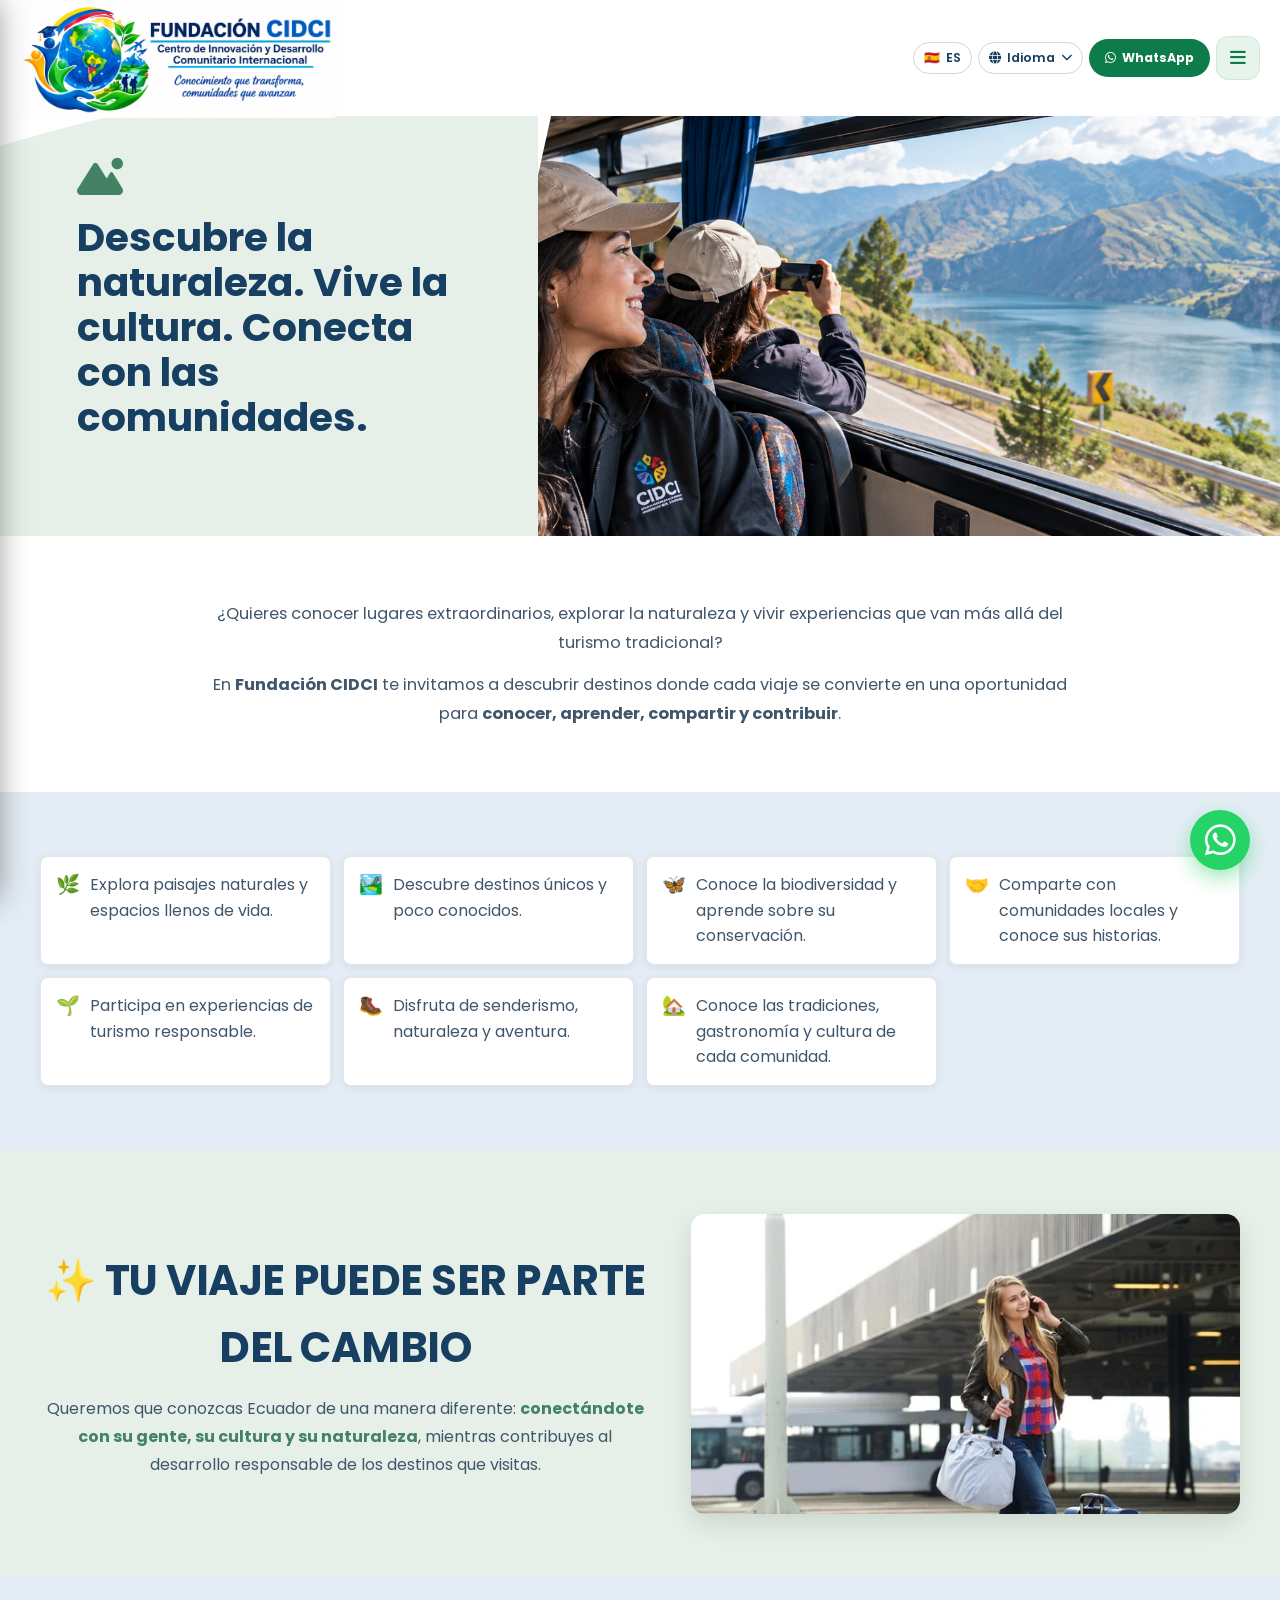
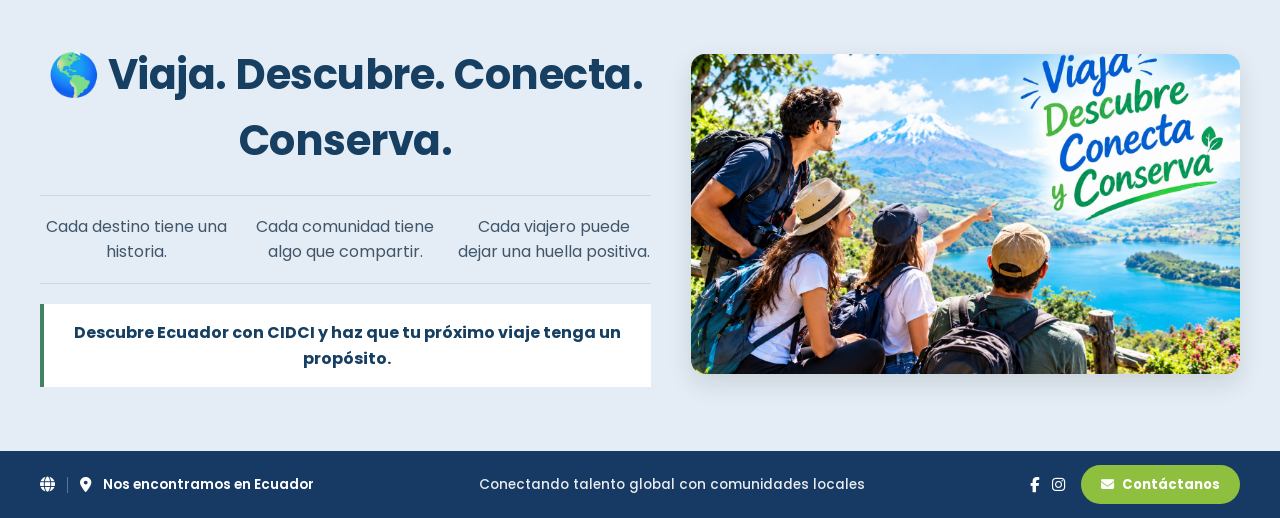
<file: MilUnVIiaje/turismo.html>
<!DOCTYPE html>
<html lang="es">
<head>
    <meta charset="UTF-8">
    <meta name="referrer" content="strict-origin-when-cross-origin">
    <meta name="viewport" content="width=device-width, initial-scale=1.0">

    <!-- SEO y Meta Etiquetas -->
    <title>Turismo Solidario y Voluntariado en Ecuador | Fundación CIDCI</title>
    <meta name="description" content="Turismo solidario en Ecuador: combina tu voluntariado o pasantía con destinos naturales, culturales y comunitarios en San Luis de Pambil, Bolívar.">

    <!-- Google Fonts & Font Awesome -->
    <link href="https://fonts.googleapis.com/css2?family=Poppins:wght@300;400;600;700&family=Caveat:wght@600;700&display=swap" rel="stylesheet">
    <link rel="stylesheet" href="https://cdnjs.cloudflare.com/ajax/libs/font-awesome/6.7.2/css/all.min.css">

    <!-- Hojas de Estilo Conectadas -->
    <link rel="stylesheet" href="../css/style.css">
    <link rel="stylesheet" href="../css/responsive.css">
    <link rel="icon" type="image/png" href="../img/logo-cidci.png">

    <!-- SEO: Canonical -->
    <link rel="canonical" href="https://fundacionsolidariacidci.com/MilUnVIiaje/turismo.html">

    <!-- Open Graph / Facebook / WhatsApp -->
    <meta property="og:type" content="website">
    <meta property="og:url" content="https://fundacionsolidariacidci.com/MilUnVIiaje/turismo.html">
    <meta property="og:title" content="Turismo Solidario y Voluntariado en Ecuador | Fundación CIDCI">
    <meta property="og:description" content="Turismo solidario en Ecuador: combina tu voluntariado o pasantía con destinos naturales, culturales y comunitarios en San Luis de Pambil, Bolívar.">
    <meta property="og:image" content="https://fundacionsolidariacidci.com/img/Turismo.png">
    <meta property="og:locale" content="es_EC">
    <meta property="og:site_name" content="Fundación CIDCI - Mil Un Viajes">

    <!-- Twitter Card -->
    <meta name="twitter:card" content="summary_large_image">
    <meta name="twitter:title" content="Turismo Solidario y Voluntariado en Ecuador | Fundación CIDCI">
    <meta name="twitter:description" content="Turismo solidario en Ecuador: combina tu voluntariado o pasantía con destinos naturales, culturales y comunitarios en San Luis de Pambil, Bolívar.">
    <meta name="twitter:image" content="https://fundacionsolidariacidci.com/img/Turismo.png">

    <!-- Datos estructurados (Schema.org) -->
    <script type="application/ld+json">
    {
        "@context": "https://schema.org",
        "@type": "NGO",
        "name": "Centro de Innovación y Desarrollo Comunitario Internacional (CIDCI)",
        "alternateName": "Mil Un Viajes",
        "url": "https://fundacionsolidariacidci.com/MilUnVIiaje/index.html",
        "logo": "https://fundacionsolidariacidci.com/img/logo-cidci.png",
        "description": "Fundación en Ecuador que ofrece programas de prácticas, pasantías universitarias nacionales e internacionales, prácticas preprofesionales, voluntariado y trabajo comunitario en San Luis de Pambil, Bolívar.", "keywords": "Programas de prácticas en Ecuador, Pasantías universitarias en Ecuador, Prácticas preprofesionales en Ecuador, Trabajo comunitario en Ecuador, Voluntariado en Ecuador, Pasantías universitarias internacionales, Pasantías universitarias en el extranjero, Voluntarios en Ecuador, Pasantes en Ecuador, Turismo solidario en Ecuador",
        "address": {
            "@type": "PostalAddress",
            "addressLocality": "San Luis de Pambil",
            "addressRegion": "Bolívar",
            "addressCountry": "EC"
        },
        "telephone": "+593993196208",
        "sameAs": []
    }
    </script>
</head>
<body class="tourism-page">

    <!-- HEADER / NAVEGACIÓN -->
    <header class="navbar">
        <div class="navbar-left">
            <a href="index.html" style="display:flex; align-items:center; gap:8px;">
                <img src="../img/nuevologo.jpeg" alt="Fundación CIDCI" class="brand-logo">
            </a>
        </div>

        <nav class="nav-links-desktop">
            <a href="index.html">Inicio</a>
            <a href="nosotros.html">Nosotros</a>
            <a href="pasantias.html">Pasantías</a>
            <a href="voluntarios.html">Voluntarios</a>
            <a href="turismo.html" class="active">Turismo</a>
            <a href="mundomejor.html">Mundo Mejor</a>
            <a href="galeria.html">Galería</a>
            <a href="contacto.html">Contacto</a>
        </nav>

        <div class="navbar-right">
            <button onclick="restaurarIdioma()" class="btn-espanol">🇪🇸 <span class="texto-es">ES</span></button>
            <div class="lang-switcher" id="langSwitcher">
                <button type="button" class="lang-switcher-btn" id="langSwitcherBtn" aria-haspopup="true" aria-expanded="false">
                    <i class="fas fa-globe"></i> <span class="texto-idioma">Idioma</span> <i class="fas fa-chevron-down lang-caret"></i>
                </button>
                <ul class="lang-menu" id="langMenu">
                    <li><button type="button" data-lang="en">English</button></li>
                    <li><button type="button" data-lang="fr">Français</button></li>
                    <li><button type="button" data-lang="ru">Ruso</button></li>
                    <li><button type="button" data-lang="de">Alemán</button></li>
                    <li><button type="button" data-lang="it">Italiano</button></li>
                    <li><button type="button" data-lang="pt">Português</button></li>
                    <li><button type="button" data-lang="zh-CN">中文</button></li>
                    <li><button type="button" data-lang="ar">العربية</button></li>
                    <li><button type="button" data-lang="ja">日本語</button></li>
                </ul>
            </div>
            <div id="google_translate_element" class="google-translate-hidden"></div>
            <a href="whatsapp://send?phone=593993196208&text=Hola,%20deseo%20más%20información%20sobre%20turismo%20solidario" class="btn-cta"><i class="fab fa-whatsapp"></i> WhatsApp</a>
            <button id="menu-btn" aria-label="Abrir menú">
                <i class="fas fa-bars"></i>
            </button>
        </div>
    </header>
    <div class="navbar-curve">
        <svg viewBox="0 0 1440 75" preserveAspectRatio="none"><path d="M0,0 L1440,0 L1440,8 C1000,9 600,10 300,16 C180,22 60,55 0,70 Z" fill="var(--white)"></path></svg>
    </div>

    <!-- MENÚ LATERAL -->
    <nav id="menu-lateral">
        <div class="menu-lateral-header">
            <img src="../img/logo-cidci.png" alt="Fundación CIDCI">
            <span>Fundación CIDCI</span>
            <button id="menu-cerrar" aria-label="Cerrar menú">&times;</button>
        </div>
        <a href="index.html"><i class="fas fa-house"></i> Inicio</a>
        <a href="nosotros.html"><i class="fas fa-people-group"></i> Nosotros</a>
        <a href="pasantias.html"><i class="fas fa-user-graduate"></i> Pasantías</a>
        <a href="voluntarios.html"><i class="fas fa-hands-helping"></i> Voluntarios</a>
        <a href="turismo.html" class="active"><i class="fas fa-mountain-sun"></i> Turismo</a>
        <a href="galeria.html"><i class="fas fa-images"></i> Galería</a>
        <a href="contacto.html"><i class="fas fa-envelope"></i> Contacto</a>
        <div class="menu-lateral-cta">
            <a href="whatsapp://send?phone=593993196208&text=Hola,%20deseo%20más%20información" class="btn btn-gold" style="width:100%;"><i class="fab fa-whatsapp"></i> WhatsApp</a>
        </div>
    </nav>
    <div id="menu-overlay" class="menu-overlay"></div>

    <!-- HERO DIVIDIDO -->
    <section class="about-hero tourism-hero">
        <div class="about-hero-text">
            <i class="fas fa-mountain-sun icon-leaf"></i>
            <h1>Descubre la naturaleza. Vive la cultura. Conecta con las comunidades.</h1>
        </div>
        <div class="about-hero-photo">
            <img src="../img/Turismo.png" alt="Destino de turismo solidario en Ecuador">
        </div>
    </section>

    <main>
        <section class="section tourism-intro">
            <div class="container tourism-intro-copy">
                <p>¿Quieres conocer lugares extraordinarios, explorar la naturaleza y vivir experiencias que van más allá del turismo tradicional?</p>
                <p>En <strong>Fundación CIDCI</strong> te invitamos a descubrir destinos donde cada viaje se convierte en una oportunidad para <strong>conocer, aprender, compartir y contribuir</strong>.</p>
            </div>
        </section>

        <section class="section tourism-highlights">
            <div class="container">
                <ul class="tourism-experience-grid">
                    <li><span>🌿</span> Explora paisajes naturales y espacios llenos de vida.</li>
                    <li><span>🏞️</span> Descubre destinos únicos y poco conocidos.</li>
                    <li><span>🦋</span> Conoce la biodiversidad y aprende sobre su conservación.</li>
                    <li><span>🤝</span> Comparte con comunidades locales y conoce sus historias.</li>
                    <li><span>🌱</span> Participa en experiencias de turismo responsable.</li>
                    <li><span>🥾</span> Disfruta de senderismo, naturaleza y aventura.</li>
                    <li><span>🏡</span> Conoce las tradiciones, gastronomía y cultura de cada comunidad.</li>
                </ul>
            </div>
        </section>

        <section class="section tourism-change">
            <div class="container tourism-change-layout">
                <div class="tourism-change-content">
                    <h2 class="section-title">✨ TU VIAJE PUEDE SER PARTE DEL CAMBIO</h2>
                    <p>Queremos que conozcas Ecuador de una manera diferente: <strong>conectándote con su gente, su cultura y su naturaleza</strong>, mientras contribuyes al desarrollo responsable de los destinos que visitas.</p>
                </div>
                <img class="tourism-change-image" src="../img/tu_viaje.jpeg" alt="Viajera preparándose para descubrir nuevos destinos">
            </div>
        </section>

        <section class="section tourism-closing">
            <div class="container tourism-closing-layout">
                <div class="tourism-closing-content">
                    <h2 class="section-title">🌎 Viaja. Descubre. Conecta. Conserva.</h2>
                    <div class="tourism-mantras">
                        <p>Cada destino tiene una historia.</p>
                        <p>Cada comunidad tiene algo que compartir.</p>
                        <p>Cada viajero puede dejar una huella positiva.</p>
                    </div>
                    <p class="tourism-final"><strong>Descubre Ecuador con CIDCI y haz que tu próximo viaje tenga un propósito.</strong></p>
                </div>
                <img class="tourism-closing-image" src="../img/descubre.jpeg" alt="Viajeros observan el paisaje de Ecuador">
            </div>
        </section>
    </main>

    <!-- FOOTER -->
    <footer class="footer-slim">
        <div class="container footer-slim-inner">
            <div class="footer-slim-left">
                <i class="fas fa-globe"></i>
                <span class="footer-slim-divider"></span>
                <i class="fas fa-location-dot"></i> Nos encontramos en Ecuador
            </div>
            <div class="footer-slim-center">Conectando talento global con comunidades locales</div>
            <div class="footer-slim-right">
                <div class="footer-slim-socials">
                    <a href="https://www.facebook.com/share/1938rxtDiR/" target="_blank" rel="noopener" aria-label="Facebook"><i class="fab fa-facebook-f"></i></a>
                    <a href="https://www.instagram.com/tourism__1001_viajes/" target="_blank" rel="noopener" aria-label="Instagram"><i class="fab fa-instagram"></i></a>
                </div>
                <a href="contacto.html" class="footer-slim-cta"><i class="fas fa-envelope"></i> Contáctanos</a>
            </div>
        </div>
    </footer>

    <!-- BOTÓN FLOTANTE WHATSAPP -->
    <a href="whatsapp://send?phone=593993196208&text=Hola,%20deseo%20más%20información%20sobre%20turismo%20solidario" class="whatsapp-btn">
        <i class="fab fa-whatsapp"></i>
    </a>

    <!-- Scripts JavaScript Conectados -->
    <script src="../js/main.js"></script>
    <script src="../js/menu.js"></script>

    <!-- Script para volver al Español -->
    <script>
        function restaurarIdioma() {
            let dominio = window.location.hostname;
            document.cookie = `googtrans=; expires=Thu, 01 Jan 1970 00:00:00 GMT; path=/`;
            document.cookie = `googtrans=; expires=Thu, 01 Jan 1970 00:00:00 GMT; domain=${dominio}; path=/`;
            window.location.reload();
        }
    </script>

    <!-- SCRIPT DEL TRADUCTOR DE GOOGLE -->
    <script type="text/javascript">
        function googleTranslateElementInit() {
            new google.translate.TranslateElement({
                pageLanguage: 'es',
                includedLanguages: 'en,fr,de,it,pt,zh-CN,ar,ja,ru',
                layout: google.translate.TranslateElement.InlineLayout.SIMPLE
            }, 'google_translate_element');
        }
    </script>
    <script type="text/javascript" src="https://translate.google.com/translate_a/element.js?cb=googleTranslateElementInit"></script>
</body>
</html>
</file>
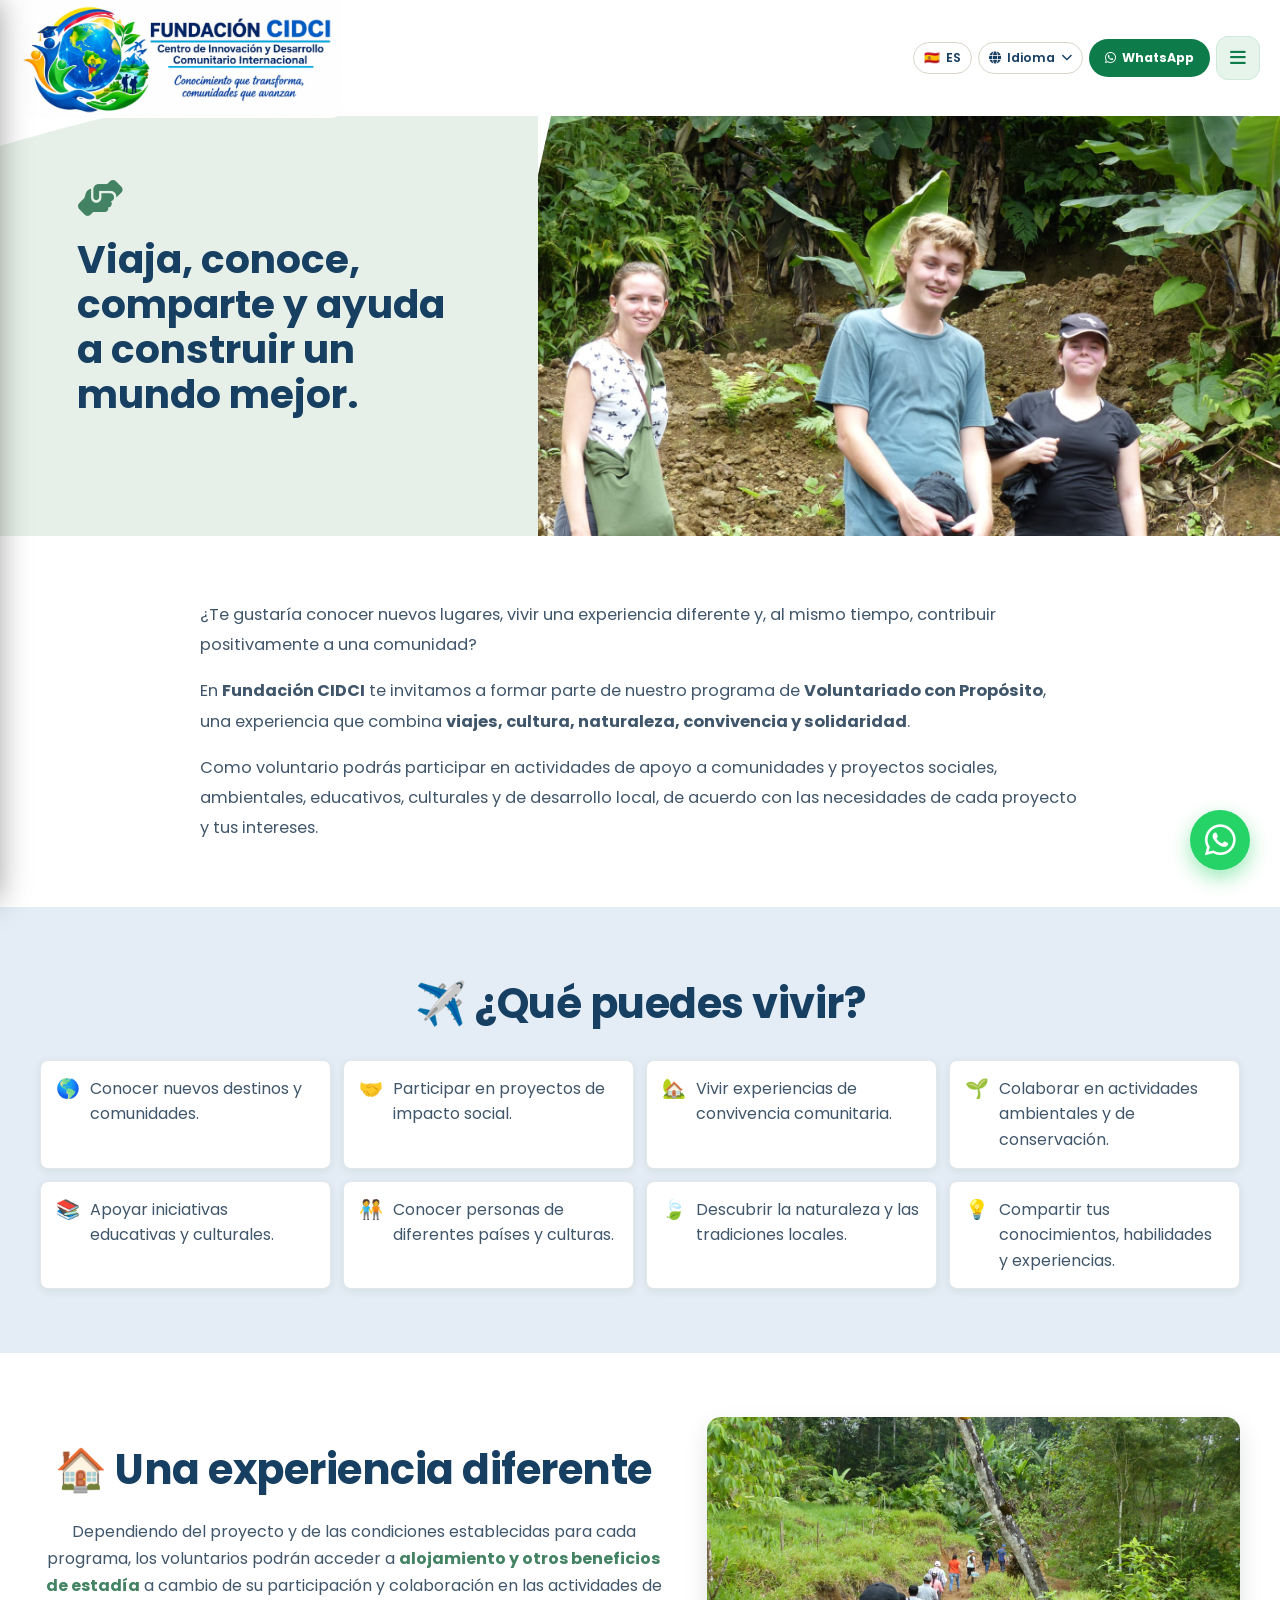
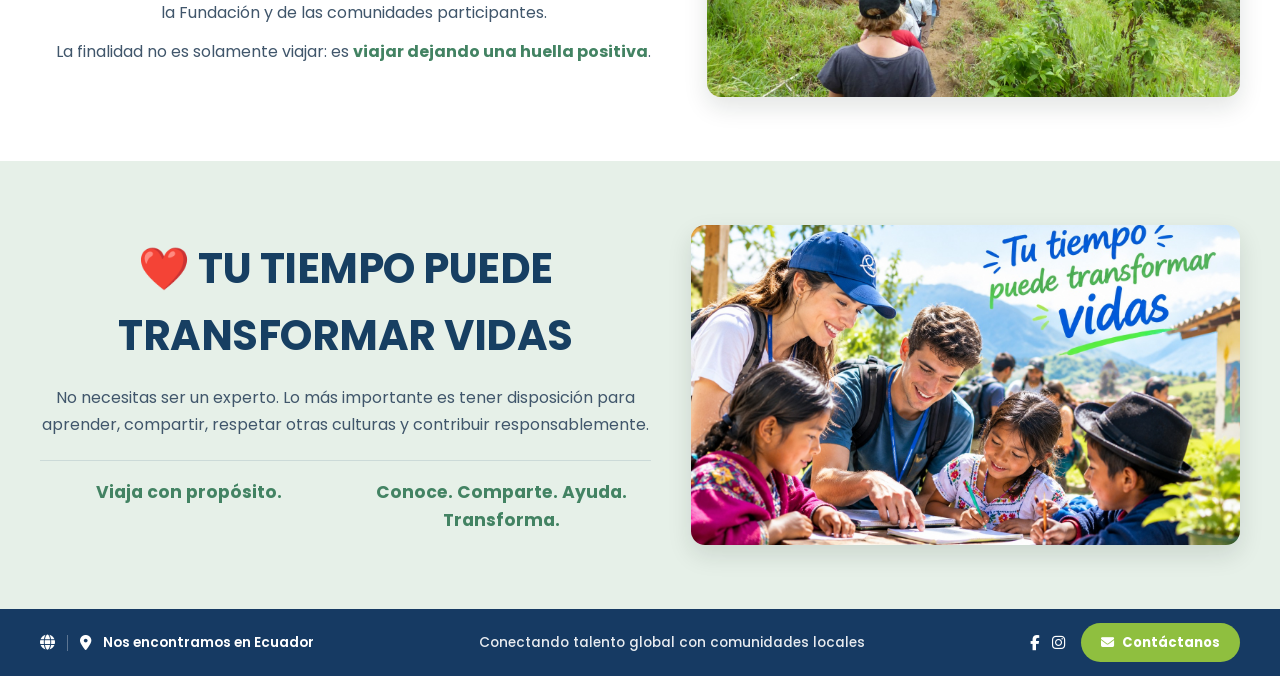
<file: MilUnVIiaje/voluntarios.html>
<!DOCTYPE html>
<html lang="es">
<head>
    <meta charset="UTF-8">
    <meta name="referrer" content="strict-origin-when-cross-origin">
    <meta name="viewport" content="width=device-width, initial-scale=1.0">

    <!-- SEO y Meta Etiquetas -->
    <title>Voluntariado en Ecuador | Voluntarios y Trabajo Comunitario - CIDCI</title>
    <meta name="description" content="Voluntariado en Ecuador con Fundación CIDCI: trabajo comunitario, ambiental, educativo y cultural en San Luis de Pambil. Únete como voluntario nacional o internacional.">

    <!-- Google Fonts & Font Awesome -->
    <link href="https://fonts.googleapis.com/css2?family=Poppins:wght@300;400;600;700&family=Caveat:wght@600;700&display=swap" rel="stylesheet">
    <link rel="stylesheet" href="https://cdnjs.cloudflare.com/ajax/libs/font-awesome/6.7.2/css/all.min.css">

    <!-- Hojas de Estilo Conectadas -->
    <link rel="stylesheet" href="../css/style.css">
    <link rel="stylesheet" href="../css/responsive.css">
    <link rel="icon" type="image/png" href="../img/logo-cidci.png">

    <!-- SEO: Canonical -->
    <link rel="canonical" href="https://fundacionsolidariacidci.com/MilUnVIiaje/voluntarios.html">

    <!-- Open Graph / Facebook / WhatsApp -->
    <meta property="og:type" content="website">
    <meta property="og:url" content="https://fundacionsolidariacidci.com/MilUnVIiaje/voluntarios.html">
    <meta property="og:title" content="Voluntariado en Ecuador | Voluntarios y Trabajo Comunitario - CIDCI">
    <meta property="og:description" content="Voluntariado en Ecuador con Fundación CIDCI: trabajo comunitario, ambiental, educativo y cultural en San Luis de Pambil. Únete como voluntario nacional o internacional.">
    <meta property="og:image" content="https://fundacionsolidariacidci.com/img/volu.jpeg">
    <meta property="og:locale" content="es_EC">
    <meta property="og:site_name" content="Fundación CIDCI - Mil Un Viajes">

    <!-- Twitter Card -->
    <meta name="twitter:card" content="summary_large_image">
    <meta name="twitter:title" content="Voluntariado en Ecuador | Voluntarios y Trabajo Comunitario - CIDCI">
    <meta name="twitter:description" content="Voluntariado en Ecuador con Fundación CIDCI: trabajo comunitario, ambiental, educativo y cultural en San Luis de Pambil. Únete como voluntario nacional o internacional.">
    <meta name="twitter:image" content="https://fundacionsolidariacidci.com/img/volu.jpeg">

    <!-- Datos estructurados (Schema.org) -->
    <script type="application/ld+json">
    {
        "@context": "https://schema.org",
        "@type": "NGO",
        "name": "Centro de Innovación y Desarrollo Comunitario Internacional (CIDCI)",
        "alternateName": "Mil Un Viajes",
        "url": "https://fundacionsolidariacidci.com/MilUnVIiaje/index.html",
        "logo": "https://fundacionsolidariacidci.com/img/logo-cidci.png",
        "description": "Fundación en Ecuador que ofrece programas de prácticas, pasantías universitarias nacionales e internacionales, prácticas preprofesionales, voluntariado y trabajo comunitario en San Luis de Pambil, Bolívar.", "keywords": "Programas de prácticas en Ecuador, Pasantías universitarias en Ecuador, Prácticas preprofesionales en Ecuador, Trabajo comunitario en Ecuador, Voluntariado en Ecuador, Pasantías universitarias internacionales, Pasantías universitarias en el extranjero, Voluntarios en Ecuador, Pasantes en Ecuador, Turismo solidario en Ecuador",
        "address": {
            "@type": "PostalAddress",
            "addressLocality": "San Luis de Pambil",
            "addressRegion": "Bolívar",
            "addressCountry": "EC"
        },
        "telephone": "+593993196208",
        "sameAs": []
    }
    </script>
</head>
<body class="volunteer-page">

    <!-- HEADER / NAVEGACIÓN -->
    <header class="navbar">
        <div class="navbar-left">
            <a href="index.html" style="display:flex; align-items:center; gap:8px;">
                <img src="../img/nuevologo.jpeg" alt="Fundación CIDCI" class="brand-logo">
            </a>
        </div>

        <nav class="nav-links-desktop">
            <a href="index.html">Inicio</a>
            <a href="nosotros.html">Nosotros</a>
            <a href="pasantias.html">Pasantías</a>
            <a href="voluntarios.html" class="active">Voluntarios</a>
            <a href="turismo.html">Turismo</a>
            <a href="mundomejor.html">Mundo Mejor</a>
            <a href="galeria.html">Galería</a>
            <a href="contacto.html">Contacto</a>
        </nav>

        <div class="navbar-right">
            <button onclick="restaurarIdioma()" class="btn-espanol">🇪🇸 <span class="texto-es">ES</span></button>
            <div class="lang-switcher" id="langSwitcher">
                <button type="button" class="lang-switcher-btn" id="langSwitcherBtn" aria-haspopup="true" aria-expanded="false">
                    <i class="fas fa-globe"></i> <span class="texto-idioma">Idioma</span> <i class="fas fa-chevron-down lang-caret"></i>
                </button>
                <ul class="lang-menu" id="langMenu">
                    <li><button type="button" data-lang="en">English</button></li>
                    <li><button type="button" data-lang="fr">Français</button></li>
                    <li><button type="button" data-lang="ru">Ruso</button></li>
                    <li><button type="button" data-lang="de">Alemán</button></li>
                    <li><button type="button" data-lang="it">Italiano</button></li>
                    <li><button type="button" data-lang="pt">Português</button></li>
                    <li><button type="button" data-lang="zh-CN">中文</button></li>
                    <li><button type="button" data-lang="ar">العربية</button></li>
                    <li><button type="button" data-lang="ja">日本語</button></li>
                </ul>
            </div>
            <div id="google_translate_element" class="google-translate-hidden"></div>
            <a href="whatsapp://send?phone=593993196208&text=Hola,%20deseo%20más%20información%20sobre%20voluntariado" class="btn-cta"><i class="fab fa-whatsapp"></i> WhatsApp</a>
            <button id="menu-btn" aria-label="Abrir menú">
                <i class="fas fa-bars"></i>
            </button>
        </div>
    </header>
    <div class="navbar-curve">
        <svg viewBox="0 0 1440 75" preserveAspectRatio="none"><path d="M0,0 L1440,0 L1440,8 C1000,9 600,10 300,16 C180,22 60,55 0,70 Z" fill="var(--white)"></path></svg>
    </div>

    <!-- MENÚ LATERAL -->
    <nav id="menu-lateral">
        <div class="menu-lateral-header">
            <img src="../img/logo-cidci.png" alt="Fundación CIDCI">
            <span>Fundación CIDCI</span>
            <button id="menu-cerrar" aria-label="Cerrar menú">&times;</button>
        </div>
        <a href="index.html"><i class="fas fa-house"></i> Inicio</a>
        <a href="nosotros.html"><i class="fas fa-people-group"></i> Nosotros</a>
        <a href="pasantias.html"><i class="fas fa-user-graduate"></i> Pasantías</a>
        <a href="voluntarios.html" class="active"><i class="fas fa-hands-helping"></i> Voluntarios</a>
        <a href="turismo.html"><i class="fas fa-mountain-sun"></i> Turismo</a>
        <a href="mundomejor.html"><i class="fas fa-seedling"></i> Mundo Mejor</a>
        <a href="galeria.html"><i class="fas fa-images"></i> Galería</a>
        <a href="contacto.html"><i class="fas fa-envelope"></i> Contacto</a>
        <div class="menu-lateral-cta">
            <a href="whatsapp://send?phone=593993196208&text=Hola,%20deseo%20más%20información" class="btn btn-gold" style="width:100%;"><i class="fab fa-whatsapp"></i> WhatsApp</a>
        </div>
    </nav>
    <div id="menu-overlay" class="menu-overlay"></div>

    <!-- HERO DIVIDIDO -->
    <section class="about-hero volunteer-hero">
        <div class="about-hero-text">
            <i class="fas fa-hands-helping icon-leaf"></i>
            <h1>Viaja, conoce, comparte y ayuda a construir un mundo mejor.</h1>
        </div>
        <div class="about-hero-photo">
            <img src="../img/volu.jpeg" alt="Voluntariado en proyectos de la comunidad de San Luis de Pambil">
        </div>
    </section>

    <main>
        <section class="section volunteer-intro">
            <div class="container volunteer-intro-copy">
                <p>¿Te gustaría conocer nuevos lugares, vivir una experiencia diferente y, al mismo tiempo, contribuir positivamente a una comunidad?</p>
                <p>En <strong>Fundación CIDCI</strong> te invitamos a formar parte de nuestro programa de <strong>Voluntariado con Propósito</strong>, una experiencia que combina <strong>viajes, cultura, naturaleza, convivencia y solidaridad</strong>.</p>
                <p>Como voluntario podrás participar en actividades de apoyo a comunidades y proyectos sociales, ambientales, educativos, culturales y de desarrollo local, de acuerdo con las necesidades de cada proyecto y tus intereses.</p>
            </div>
        </section>

        <section class="section volunteer-experiences">
            <div class="container">
                <h2 class="section-title">✈️ ¿Qué puedes vivir?</h2>
                <ul class="volunteer-experience-grid">
                    <li><span>🌎</span> Conocer nuevos destinos y comunidades.</li>
                    <li><span>🤝</span> Participar en proyectos de impacto social.</li>
                    <li><span>🏡</span> Vivir experiencias de convivencia comunitaria.</li>
                    <li><span>🌱</span> Colaborar en actividades ambientales y de conservación.</li>
                    <li><span>📚</span> Apoyar iniciativas educativas y culturales.</li>
                    <li><span>🧑‍🤝‍🧑</span> Conocer personas de diferentes países y culturas.</li>
                    <li><span>🍃</span> Descubrir la naturaleza y las tradiciones locales.</li>
                    <li><span>💡</span> Compartir tus conocimientos, habilidades y experiencias.</li>
                </ul>
            </div>
        </section>

        <section class="section volunteer-stay">
            <div class="container volunteer-stay-layout">
                <div class="volunteer-stay-content">
                    <h2 class="section-title">🏠 Una experiencia diferente</h2>
                    <p>Dependiendo del proyecto y de las condiciones establecidas para cada programa, los voluntarios podrán acceder a <strong>alojamiento y otros beneficios de estadía</strong> a cambio de su participación y colaboración en las actividades de la Fundación y de las comunidades participantes.</p>
                    <p>La finalidad no es solamente viajar: es <strong>viajar dejando una huella positiva</strong>.</p>
                </div>
                <img class="volunteer-stay-image" src="../img/exp.jpeg" alt="Voluntarios recorriendo un sendero en la naturaleza">
            </div>
        </section>

        <section class="section volunteer-impact">
            <div class="container volunteer-impact-layout">
                <div class="volunteer-impact-content">
                    <h2 class="section-title">❤️ TU TIEMPO PUEDE TRANSFORMAR VIDAS</h2>
                    <p>No necesitas ser un experto. Lo más importante es tener disposición para aprender, compartir, respetar otras culturas y contribuir responsablemente.</p>
                    <div class="volunteer-slogans">
                        <p><strong>Viaja con propósito.</strong></p>
                        <p><strong>Conoce. Comparte. Ayuda. Transforma.</strong></p>
                    </div>
                </div>
                <img class="volunteer-impact-image" src="../img/transformar_vidas.jpeg" alt="Voluntaria comparte conocimientos con niños de una comunidad">
            </div>
        </section>

    </main>

    <!-- FOOTER -->
    <footer class="footer-slim">
        <div class="container footer-slim-inner">
            <div class="footer-slim-left">
                <i class="fas fa-globe"></i>
                <span class="footer-slim-divider"></span>
                <i class="fas fa-location-dot"></i> Nos encontramos en Ecuador
            </div>
            <div class="footer-slim-center">Conectando talento global con comunidades locales</div>
            <div class="footer-slim-right">
                <div class="footer-slim-socials">
                    <a href="https://www.facebook.com/share/1938rxtDiR/" target="_blank" rel="noopener" aria-label="Facebook"><i class="fab fa-facebook-f"></i></a>
                    <a href="https://www.instagram.com/tourism__1001_viajes/" target="_blank" rel="noopener" aria-label="Instagram"><i class="fab fa-instagram"></i></a>
                </div>
                <a href="contacto.html" class="footer-slim-cta"><i class="fas fa-envelope"></i> Contáctanos</a>
            </div>
        </div>
    </footer>

    <!-- BOTÓN FLOTANTE WHATSAPP -->
    <a href="whatsapp://send?phone=593993196208&text=Hola,%20deseo%20más%20información%20sobre%20voluntariado" class="whatsapp-btn">
        <i class="fab fa-whatsapp"></i>
    </a>

    <!-- Scripts JavaScript Conectados -->
    <script src="../js/main.js"></script>
    <script src="../js/menu.js"></script>

    <!-- Script para volver al Español -->
    <script>
        function restaurarIdioma() {
            let dominio = window.location.hostname;
            document.cookie = `googtrans=; expires=Thu, 01 Jan 1970 00:00:00 GMT; path=/`;
            document.cookie = `googtrans=; expires=Thu, 01 Jan 1970 00:00:00 GMT; domain=${dominio}; path=/`;
            window.location.reload();
        }
    </script>

    <!-- SCRIPT DEL TRADUCTOR DE GOOGLE -->
    <script type="text/javascript">
        function googleTranslateElementInit() {
            new google.translate.TranslateElement({
                pageLanguage: 'es',
                includedLanguages: 'en,fr,de,it,pt,zh-CN,ar,ja,ru',
                layout: google.translate.TranslateElement.InlineLayout.SIMPLE
            }, 'google_translate_element');
        }
    </script>
    <script type="text/javascript" src="https://translate.google.com/translate_a/element.js?cb=googleTranslateElementInit"></script>
</body>
</html>
</file>
<file: css/style.css>
/* =============================================================
   TOKENS DE DISEÑO (COLORES, TIPOGRAFÍA, SOMBRAS, RADIOS)
   ============================================================= */
:root {
    /* Verde institucional (fondos oscuros, iconografía, enlaces) */
    --primary-color: #0e7c4a;
    --primary-dark: #0a5c37;
    --primary-light: #e6f4ec;
    --primary-soft: #cdead9;

    /* Dorado (acento de marca, botones de acción) */
    --accent-color: #c9982e;
    --accent-dark: #a97a1f;
    --accent-light: #f6ecd2;

    /* Azul (variedad de iconografía en tarjetas de servicios/áreas) */
    --blue-color: #2f7fbf;
    --blue-light: #e5f0f8;

    /* Verde muy oscuro: fondo de secciones "premium" y texto de títulos */
    --dark-color: #0f2318;
    --dark-soft: #16371f;
    --dark-card: #1c3f27;

    /* Neutros cálidos */
    --gray-700: #3d4b41;
    --gray-500: #58675d;
    --gray-300: #dad5c9;
    --gray-100: #f6f3ec;
    --light-color: #f6f3ec;
    --cream: #faf8f3;
    --white: #ffffff;
    --text-color: #405348;

    /* Tipografía */
    --font-main: 'Poppins', sans-serif;
    --font-script: 'Caveat', cursive;

    /* Bordes y sombras reutilizables */
    --radius-sm: 8px;
    --radius-md: 14px;
    --radius-lg: 22px;
    --radius-pill: 999px;
    --shadow-sm: 0 2px 8px rgba(15, 35, 24, 0.08);
    --shadow-md: 0 10px 25px rgba(15, 35, 24, 0.12);
    --shadow-lg: 0 20px 45px rgba(15, 35, 24, 0.18);

    --transition: all 0.3s ease;
}

* { margin: 0; padding: 0; box-sizing: border-box; }

html { scroll-behavior: smooth; }

body {
    font-family: var(--font-main);
    color: var(--text-color);
    line-height: 1.6;
    background-color: var(--white);
    overflow-x: hidden;
    -webkit-font-smoothing: antialiased;
}

a { text-decoration: none; color: inherit; }
ul { list-style: none; }
img { max-width: 100%; }

::selection { background: var(--accent-color); color: var(--dark-color); }

a:focus-visible, button:focus-visible, input:focus-visible,
select:focus-visible, textarea:focus-visible {
    outline: 2px solid var(--accent-color);
    outline-offset: 2px;
}

.container { max-width: 1240px; margin: 0 auto; padding: 0 20px; }
.section { padding: 90px 0; }
.bg-light { background-color: var(--light-color); }
.text-gold { color: var(--accent-color); }

.eyebrow {
    display: table;
    margin: 0 auto 18px;
    text-align: center;
    text-transform: uppercase;
    letter-spacing: 2px;
    font-size: 0.78rem;
    font-weight: 700;
    color: var(--primary-dark);
    background: var(--primary-light);
    padding: 7px 18px;
    border-radius: var(--radius-pill);
}
.eyebrow-gold { color: var(--accent-color); background: rgba(201, 152, 46, 0.16); }

.section-title {
    text-align: center;
    font-size: 2.6rem;
    color: var(--dark-color);
    margin-bottom: 14px;
    font-weight: 700;
    letter-spacing: -0.5px;
}
.section-subtitle {
    text-align: center;
    color: var(--gray-500);
    margin-bottom: 50px;
    font-size: 1.05rem;
    max-width: 640px;
    margin-left: auto;
    margin-right: auto;
}

/* =========================================================
   ANIMACIÓN DE APARICIÓN AL HACER SCROLL (activada por main.js)
   ========================================================= */
.reveal { opacity: 0; transform: translateY(26px); transition: opacity 0.7s ease, transform 0.7s ease; }
.reveal.in-view { opacity: 1; transform: translateY(0); }
.reveal:nth-child(2) { transition-delay: 0.08s; }
.reveal:nth-child(3) { transition-delay: 0.16s; }
.reveal:nth-child(4) { transition-delay: 0.24s; }
.reveal:nth-child(5) { transition-delay: 0.32s; }

/* =========================================================
   BOTONES
   ========================================================= */
.btn {
    display: inline-flex;
    align-items: center;
    justify-content: center;
    gap: 8px;
    padding: 14px 32px;
    border-radius: var(--radius-pill);
    font-weight: 600;
    font-size: 0.98rem;
    letter-spacing: 0.2px;
    cursor: pointer;
    transition: var(--transition);
    border: none;
    font-family: var(--font-main);
}
.btn-primary, .btn-gold {
    background: var(--accent-color);
    color: var(--dark-color);
    font-weight: 700;
    box-shadow: 0 10px 22px rgba(201, 152, 46, 0.32);
}
.btn-primary:hover, .btn-gold:hover { background: var(--accent-dark); color: var(--white); transform: translateY(-3px); box-shadow: 0 14px 28px rgba(201, 152, 46, 0.4); }

.btn-secondary, .btn-outline-light { background-color: transparent; color: var(--white); border: 2px solid rgba(255,255,255,0.55); }
.btn-secondary:hover, .btn-outline-light:hover { background-color: rgba(255,255,255,0.12); border-color: var(--white); }

.btn-green { background: var(--primary-color); color: var(--white); box-shadow: 0 10px 22px rgba(14, 124, 74, 0.28); }
.btn-green:hover { background: var(--primary-dark); transform: translateY(-3px); box-shadow: 0 14px 28px rgba(14, 124, 74, 0.38); }

.btn-white { background: var(--white); color: var(--dark-color); box-shadow: 0 10px 22px rgba(0,0,0,0.18); }
.btn-white:hover { background: var(--light-color); transform: translateY(-3px); }

/* =========================================================
   HERO PRINCIPAL
   ========================================================= */
.hero {
    position: relative;
    height: 395px;
    min-height: 395px;
    margin-top: 76px;
    display: flex;
    align-items: center;
    overflow: hidden;
    background-color: var(--dark-color);
}

/* =========================================================
   IMAGEN PRINCIPAL DEL HERO
   ========================================================= */
.hero-video {
    position: absolute;
    inset: 0;
    width: 100%;
    height: 100%;
    object-fit: cover;
    object-position: center center;
    z-index: 0;
    animation: none;
}

/* Imagen fija */
.hero-static-img {
    position: absolute;
    inset: 0;
    width: 100%;
    height: 100%;
    object-fit: cover;
    object-position: center center;
    z-index: 0;
    transform: none;
    filter: saturate(1.35) brightness(1.1) contrast(1.08);
}

/* =========================================================
   OSCURECIMIENTO DE LA IMAGEN
   Más fuerte a la izquierda para que el texto se lea,
   pero dejando visible el paisaje.
   ========================================================= */
.video-overlay {
    position: absolute;
    inset: 0;
    z-index: 1;
    background: linear-gradient(
        90deg,
        rgba(15, 35, 24, 0.6) 0%,
        rgba(15, 35, 24, 0.38) 25%,
        rgba(15, 35, 24, 0.16) 48%,
        rgba(15, 35, 24, 0.04) 72%,
        rgba(15, 35, 24, 0) 100%
    );
}

/* =========================================================
   CONTENIDO DEL HERO
   ========================================================= */
.hero-content {
    position: relative;
    z-index: 2;
    max-width: 660px;
    padding: 125px 40px 40px 6vw;
    color: var(--white);
}

.hero-content .eyebrow {
    margin: 0 0 8px;
    background: none;
    backdrop-filter: none;
    padding: 0;
    border-radius: 0;
    display: block;
    text-align: left;
    letter-spacing: 3px;
    font-size: 0.92rem;
    color: rgba(255,255,255,0.92);
    text-shadow: 0 2px 10px rgba(0,0,0,0.45);
}

/* Título principal */
.hero-content h1 {
    font-size: 3rem;
    margin-bottom: 8px;
    font-weight: 700;
    letter-spacing: -1px;
    line-height: 1.08;
    text-shadow: 0 4px 18px rgba(0,0,0,0.4);
}

/* Texto manuscrito */
.hero-content .script-text {
    font-size: 2.6rem;
    line-height: 1;
    margin-bottom: 15px;
    text-shadow: 0 4px 16px rgba(0,0,0,0.35);
}

/* Descripción */
.hero-content p {
    font-size: 1rem;
    margin-bottom: 18px;
    color: rgba(255,255,255,0.92);
    max-width: 500px;
    line-height: 1.5;
    text-shadow: 0 2px 10px rgba(0,0,0,0.4);
}

/* =========================================================
   BOTONES / CATEGORÍAS DEL HERO
   ========================================================= */
.hero-buttons {
    display: flex;
    gap: 16px;
    flex-wrap: wrap;
}

.hero-badges {
    display: flex;
    gap: 10px;
    flex-wrap: nowrap;
    margin-bottom: 8px;
}

.hero-badge {
    display: inline-flex;
    align-items: center;
    gap: 8px;
    padding: 9px 16px;
    border-radius: var(--radius-pill);
    font-size: 0.72rem;
    font-weight: 700;
    letter-spacing: 0.3px;
    text-transform: uppercase;
    color: var(--white);
    box-shadow: var(--shadow-sm);
    transition: var(--transition);
    white-space: nowrap;
}

.hero-badge:hover {
    transform: translateY(-2px);
}

.hero-badge.badge-blue {
    background: var(--blue-color);
}

.hero-badge.badge-green {
    background: var(--primary-color);
}

.hero-badge.badge-gold {
    background: var(--accent-color);
    color: var(--dark-color);
}

/* =========================================================
   CITA / TEXTO DE LA PARTE DERECHA
   ========================================================= */
.hero-quote {
    position: absolute;
    z-index: 2;
    right: 5vw;
    top: 18%;
    max-width: 230px;
    background: transparent;
    backdrop-filter: none;
    border: none;
    border-radius: 0;
    padding: 10px;
    color: var(--white);
    box-shadow: none;
}

.hero-quote p {
    font-style: italic;
    font-size: 0.95rem;
    line-height: 1.4;
    margin-bottom: 8px;
    text-shadow: 0 2px 8px rgba(0,0,0,0.5);
}

.hero-quote span {
    display: block;
    font-size: 0.7rem;
    font-weight: 700;
    letter-spacing: 1px;
    color: var(--accent-color);
    text-transform: uppercase;
}

/* =========================================================
   TEXTO DECORATIVO DEL HERO
   ========================================================= */
.hero-tagline {
    position: absolute;
    z-index: 2;
    right: 4vw;
    top: 50%;
    max-width: 230px;
    font-family: var(--font-script);
    font-size: 1.8rem;
    color: var(--white);
    text-align: right;
    line-height: 1.15;
    text-shadow: 0 2px 10px rgba(0,0,0,0.5);
    transform: translateY(-50%) rotate(-4deg);
}
.hero-tagline-icon {
    display: flex;
    align-items: center;
    justify-content: flex-end;
    gap: 8px;
    margin-top: 10px;
    color: var(--white);
}
.hero-tagline-icon i { font-size: 1.3rem; text-shadow: 0 2px 8px rgba(0,0,0,0.5); }
.hero-tagline-icon .spark { font-size: 0.85rem; opacity: 0.85; }

/* =========================================================
   ANIMACIÓN DESACTIVADA
   La imagen debe permanecer fija.
   ========================================================= */
@keyframes zoomHero {
    0% {
        transform: scale(1);
    }

    100% {
        transform: scale(1);
    }
}

/* =========================================================
   BUSCADOR FLOTANTE SOBRE EL HERO
   ========================================================= */
.hero-search-wrap {
    position: relative;
    z-index: 5;
    margin-top: -10px;
    padding: 0 20px;
    display: flex;
    justify-content: center;
}

.hero-search-bar {
    width: min(1360px, 96%);
    background: var(--white);
    border-radius: var(--radius-lg);
    box-shadow: var(--shadow-lg);
    padding: 6px 14px;
    display: flex;
    align-items: center;
    gap: 18px;
    flex-wrap: wrap;
}

.hero-search-bar .search-field {
    flex: 1;
    min-width: 190px;
    display: flex;
    flex-direction: row;
    align-items: center;
    gap: 8px;
    padding: 2px 18px 2px 4px;
    border-right: 1px solid var(--gray-300);
}

.hero-search-bar .search-field:nth-child(3) {
    flex: 1.7;
    min-width: 260px;
}

.hero-search-bar .search-field:last-of-type {
    border-right: none;
}

.search-field-icon {
    flex-shrink: 0;
    width: 24px;
    height: 24px;
    border-radius: 50%;
    background: var(--white);
    color: var(--blue-color);
    border: 1.5px solid var(--blue-color);
    display: flex;
    align-items: center;
    justify-content: center;
    font-size: 0.66rem;
}

.hero-search-bar select {
    width: 100%;
    border: none;
    border-radius: var(--radius-sm);
    padding: 6px;
    font-family: var(--font-main);
    font-size: 0.95rem;
    font-weight: 600;
    color: var(--dark-color);
    background: var(--white);
    outline: none;
    transition: var(--transition);
    cursor: pointer;
}

.hero-search-bar select:focus {
    box-shadow: 0 0 0 4px var(--primary-light);
    border-radius: var(--radius-sm);
}

.hero-search-bar .btn-search-massive {
    padding: 9px 26px;
    font-size: 0.95rem;
    white-space: nowrap;
    background: var(--blue-color);
    color: var(--white);
    border: none;
    box-shadow: 0 10px 22px rgba(47, 127, 191, 0.32);
}

.hero-search-bar .btn-search-massive:hover {
    background: #26689e;
    color: var(--white);
    box-shadow: 0 14px 28px rgba(47, 127, 191, 0.4);
}

/* =========================================================
   RESPONSIVE - TABLET
   ========================================================= */
@media (max-width: 1000px) {

    .hero {
        height: 380px;
        min-height: 380px;
    }

    .hero-content {
        padding-left: 5vw;
    }

    .hero-content h1 {
        font-size: 2.6rem;
    }

    .hero-content .script-text {
        font-size: 2.2rem;
    }

    .hero-quote,
    .hero-tagline {
        right: 3vw;
    }
}

/* =========================================================
   RESPONSIVE - CELULAR
   ========================================================= */
@media (max-width: 768px) {

    .hero {
        height: 520px;
        min-height: 520px;
        align-items: flex-start;
    }

    .hero-static-img {
        object-position: 64% center !important;
    }

    .hero::after {
        background: linear-gradient(
            180deg,
            rgba(8, 35, 58, 0.48) 0%,
            rgba(8, 35, 58, 0.22) 48%,
            rgba(8, 35, 58, 0.04) 100%
        ) !important;
    }

    .video-overlay {
        background: linear-gradient(
            180deg,
            rgba(15,35,24,0.72) 0%,
            rgba(15,35,24,0.48) 55%,
            rgba(15,35,24,0.25) 100%
        );
    }

    .hero-content {
        max-width: 100%;
        padding: 100px 25px 30px;
    }

    .hero-content .eyebrow {
        display: block;
        margin: 0 0 8px;
        padding: 0;
        border: 0;
        border-radius: 0;
        background: none;
        font-size: 0.8rem;
        letter-spacing: 2.5px;
        line-height: 1.3;
    }

    .hero-content h1 {
        font-size: 2.3rem;
    }

    .hero-content .script-text {
        font-size: 2rem;
    }

    .hero-content p {
        font-size: 0.95rem;
    }

    .hero-badges {
        flex-wrap: wrap;
        justify-content: center;
    }

    .hero-badge {
        padding: 8px 12px;
        font-size: 0.65rem;
    }

    .hero-quote,
    .hero-tagline {
        display: none;
    }

    .hero-search-wrap {
        margin-top: -5px;
        padding: 0 10px;
    }

    .hero-search-bar {
        width: 100%;
        padding: 12px;
        gap: 8px;
    }

    .hero-search-bar .search-field {
        min-width: 100%;
        border-right: none;
        border-bottom: 1px solid var(--gray-300);
        padding: 8px 4px;
    }

    .hero-search-bar .search-field:nth-child(3) {
        min-width: 100%;
    }

    .hero-search-bar .btn-search-massive {
        width: 100%;
    }
}
/* =========================================================
   BARRA DE PILARES (FLOTANTE, SOBRE EL HERO)
   ========================================================= */
.pillars-bar { position: relative; z-index: 4; padding: 36px 0 26px; background: #eef0f5; }
.pillars-grid {
    display: grid;
    grid-template-columns: repeat(5, minmax(0, 1fr));
    justify-content: center;
    gap: 10px;
}
.pillar {
    display: flex;
    flex-direction: column;
    align-items: center;
    gap: 10px;
    text-align: center;
    padding: 0 16px;
    border-right: 1px solid var(--gray-300);
}
.pillar:last-child { border-right: none; }
.pillar-icon {
    width: 60px; height: 60px; border-radius: 50%;
    background: var(--primary-color); color: var(--white);
    display: flex; align-items: center; justify-content: center; font-size: 1.5rem;
    box-shadow: var(--shadow-sm);
}
.pillar:nth-child(1) .pillar-icon { background: var(--blue-color); }
.pillar:nth-child(2) .pillar-icon { background: var(--primary-color); }
.pillar:nth-child(3) .pillar-icon { background: var(--accent-color); }
.pillar:nth-child(4) .pillar-icon.pillar-logo { width: 82px; height: 55px; background: transparent; box-shadow: none; }
.pillar-logo img { display: block; width: 100%; height: 100%; object-fit: contain; border-radius: 6px; }
.pillar:nth-child(5) .pillar-icon { background: #1c9c8a; }
.pillar h4 { font-size: 1rem; color: var(--dark-color); font-weight: 700; }
.pillar p { font-size: 0.85rem; color: var(--text-color); line-height: 1.5; }

/* =========================================================
   BOTÓN AZUL (CTA PRINCIPAL DEL NAVBAR)
   ========================================================= */
.btn-blue, .btn-cta.btn-blue { background: var(--blue-color); color: var(--white); box-shadow: 0 10px 22px rgba(47, 127, 191, 0.3); }
.btn-blue:hover, .btn-cta.btn-blue:hover { background: #24628f; color: var(--white); transform: translateY(-2px); }

/* =========================================================
   BUSCADOR FLOTANTE SOBRE EL BORDE DEL HERO
   ========================================================= */
.hero-search-wrap { position: relative; z-index: 5; margin-top: -10px; padding: 0 20px; display: flex; justify-content: center; }
.hero-search-bar {
    width: min(1360px, 96%);
    background: var(--white);
    border-radius: var(--radius-lg);
    box-shadow: var(--shadow-lg);
    padding: 6px 14px;
    display: flex; align-items: center; gap: 18px; flex-wrap: wrap;
}
.hero-search-bar .search-field {
    flex: 1; min-width: 190px; display: flex; flex-direction: row; align-items: center; gap: 8px;
    padding: 2px 18px 2px 4px; border-right: 1px solid var(--gray-300);
}
.hero-search-bar .search-field:nth-child(3) { flex: 1.7; min-width: 260px; }
.hero-search-bar .search-field:last-of-type { border-right: none; }
.search-field-icon {
    flex-shrink: 0; width: 24px; height: 24px; border-radius: 50%;
    background: var(--white); color: var(--blue-color); border: 1.5px solid var(--blue-color);
    display: flex; align-items: center; justify-content: center; font-size: 0.66rem;
}
.hero-search-bar select {
    width: 100%; border: none; border-radius: var(--radius-sm);
    padding: 6px 6px; font-family: var(--font-main); font-size: 0.95rem; font-weight: 600; color: var(--dark-color);
    background: var(--white); outline: none; transition: var(--transition); cursor: pointer;
}
.hero-search-bar select:focus { box-shadow: 0 0 0 4px var(--primary-light); border-radius: var(--radius-sm); }
.hero-search-bar .btn-search-massive {
    padding: 9px 26px; font-size: 0.95rem; white-space: nowrap;
    background: var(--blue-color); color: var(--white); border: none;
    box-shadow: 0 10px 22px rgba(47, 127, 191, 0.32);
}
.hero-search-bar .btn-search-massive:hover {
    background: #26689e; color: var(--white);
    box-shadow: 0 14px 28px rgba(47, 127, 191, 0.4);
}

/* =========================================================
   NAV: FLECHA DE SUBMENÚ (SOLO VISUAL)
   ========================================================= */
.nav-links-desktop a .nav-caret { font-size: 0.7rem; margin-left: 4px; }
.navbar-search-btn {
    background: none; border: none; color: var(--dark-color); font-size: 1.05rem;
    cursor: pointer; padding: 8px; display: flex; align-items: center; justify-content: center;
}
.navbar-search-btn:hover { color: var(--primary-color); }

/* =========================================================
   SECCIÓN "DIFERENTES CARRERAS, UN MISMO PROPÓSITO"
   ========================================================= */
.mission-strip { padding: 40px 0; overflow: hidden; }
.mission-strip .container { max-width: 1300px; }
.mission-strip-grid {
    display: grid;
    grid-template-columns: 0.7fr 1.1fr 0.9fr 1.6fr;
    gap: 20px;
    align-items: center;
}
.mission-strip-grid > * { min-width: 0; }
.mission-banner-img { grid-column: 1 / 3; width: 100%; max-width: 100%; height: auto; display: block; border-radius: var(--radius-md); }
.carreras-text { display: flex; flex-direction: column; }
.carreras-swoosh { margin-top: 4px; }
.mission-benefits .why-checklist { margin: 10px 0 14px; }
.mission-benefits .why-checklist li { font-size: 0.85rem; margin-bottom: 6px; }
.mission-benefits .btn { padding: 11px 22px; font-size: 0.86rem; }
.mission-benefits .eyebrow { margin: 0 0 8px; font-size: 0.7rem; padding: 6px 16px; }

.carreras-layout { display: grid; grid-template-columns: 0.55fr 1.45fr; gap: 40px; align-items: center; }
.carreras-title { font-size: 1.25rem; line-height: 1.15; }
.carreras-collage { position: relative; display: grid; grid-template-columns: repeat(4, 1fr); grid-template-rows: repeat(2, 62px); gap: 8px; }
.carreras-collage img { width: 100%; height: 100%; object-fit: cover; border-radius: var(--radius-md); display: block; box-shadow: var(--shadow-sm); }
.carreras-collage img:nth-child(1) { grid-column: 1 / 3; grid-row: 1 / 3; }
.carreras-badge {
    position: absolute; left: 50%; bottom: -16px; transform: translateX(-50%);
    background: var(--blue-color); color: var(--white);
    padding: 8px 14px; border-radius: var(--radius-md);
    font-weight: 700; font-size: 0.66rem; white-space: normal; text-align: center;
    width: 88%; line-height: 1.3; box-shadow: var(--shadow-md);
}
.carreras-badge .text-gold { color: var(--accent-light); }

/* =========================================================
   SECCIÓN "¿POR QUÉ ELEGIR CIDCI?" + BLOQUE VISUAL
   ========================================================= */
.why-layout { display: grid; grid-template-columns: 1fr 1fr; gap: 50px; align-items: center; }
.why-checklist { list-style: none; padding: 0; margin: 16px 0 20px; }
.why-checklist li { display: flex; align-items: flex-start; gap: 10px; margin-bottom: 8px; color: var(--dark-color); font-weight: 500; font-size: 0.94rem; }
.why-checklist li i { color: var(--primary-color); margin-top: 3px; }
.checklist-badge {
    display: inline;
    padding: 0;
    background: none;
    color: inherit;
    font-weight: 700;
    border-radius: 0;
    box-decoration-break: clone; -webkit-box-decoration-break: clone;
}
.viaje-visual { position: relative; border-radius: var(--radius-lg); overflow: hidden; box-shadow: var(--shadow-md); width: 92%; margin-left: auto; }
.viaje-visual img { position: static; width: 100%; height: auto; object-fit: contain; display: block; }
.viaje-visual-overlay { position: absolute; inset: 0; background: linear-gradient(180deg, rgba(15,35,24,0.6) 0%, rgba(15,35,24,0.35) 45%, rgba(15,35,24,0.88) 100%); }
.viaje-visual-content { position: relative; height: 100%; display: flex; flex-direction: column; justify-content: space-between; padding: 18px; }
.viaje-visual-script { font-size: 1.1rem; color: var(--white); line-height: 1.25; }
.viaje-features { display: grid; grid-template-columns: repeat(4, 1fr); gap: 2px; }
.viaje-feature { text-align: center; color: var(--white); }
.viaje-feature i { display: block; font-size: 0.8rem; margin-bottom: 4px; color: var(--accent-color); }
.viaje-feature span { font-size: 0.56rem; font-weight: 600; white-space: nowrap; }

/* =========================================================
   TEXTO DECORATIVO ESTILO MANUSCRITO
   ========================================================= */
.script-text {
    font-family: var(--font-script);
    font-weight: 600;
    color: var(--primary-color);
    line-height: 1.3;
}

/* =========================================================
   HERO DIVIDIDO (PÁGINA "NOSOTROS")
   ========================================================= */
.about-hero { display: grid; grid-template-columns: 42% 58%; height: 460px; margin-top: 76px; }
.about-hero-text { display: flex; flex-direction: column; justify-content: center; padding: 50px 6vw; background: var(--cream); }
.internship-page {
    --dark-color: #173f62;
    --text-color: #40566b;
    --internship-blue-hero: #e6f0e8;
    --internship-blue-light: #e4edf5;
    --internship-blue-mid: #e1ecf4;
    --internship-blue-band: #e3efe6;
    --internship-blue-card: #ffffff;
    --internship-blue-ink: #173f62;
    --internship-blue-border: rgba(23, 63, 98, 0.12);
    --internship-green-accent: #438363;
}
.internship-hero .about-hero-text { background: var(--internship-blue-hero); }
.internship-page .about-hero-text h1 { color: var(--internship-blue-ink); }
.internship-page .about-hero-text .icon-leaf { color: var(--internship-green-accent); }
.about-hero-text .icon-leaf { font-size: 2.3rem; color: var(--primary-color); margin-bottom: 20px; }
.about-hero-text h1 { font-size: 2.8rem; color: var(--dark-color); margin-bottom: 14px; font-weight: 700; }
.about-hero-text p { font-size: 1.08rem; color: var(--text-color); }
.about-hero-photo {
    position: relative; overflow: hidden;
    clip-path: polygon(3% 0, 100% 0, 100% 100%, 0% 100%, 0% 22%);
}
.about-hero-photo img { width: 100%; height: 100%; object-fit: cover; object-position: center 35%; display: block; }

/* =========================================================
   FRANJA DE VALORES
   ========================================================= */
.values-band { background: var(--primary-light); padding: 55px 0; }
.values-grid { display: grid; grid-template-columns: repeat(4, 1fr); }
.value-item { text-align: center; padding: 0 24px; border-right: 1px solid rgba(14, 124, 74, 0.18); }
.value-item:last-child { border-right: none; }
.internship-intro { background: var(--white); }
.internship-benefits { background: var(--internship-blue-band); }
.internship-benefits .section-title,
.internship-benefits .internship-lead { color: var(--internship-blue-ink); }
.internship-benefits .internship-lead { color: var(--internship-green-accent); }
.internship-profile { background: var(--internship-blue-mid); }
.internship-transformation { background: #edf4ee; }
.internship-page .section-title,
.internship-page .internship-area-group h3 { color: var(--internship-blue-ink); }
.internship-benefits .section-title { color: var(--internship-blue-ink); }
.internship-intro-layout { display: grid; grid-template-columns: minmax(0, 1fr) 240px; align-items: center; gap: 38px; }
.internship-intro-copy { max-width: 920px; }
.internship-intro-copy p { font-size: 1.02rem; line-height: 1.85; color: #3e5263; }
.internship-intro-copy p + p { margin-top: 16px; }
.internship-intro-image { display: block; width: 100%; max-width: 240px; height: auto; object-fit: contain; }
.internship-benefits-heading { display: grid; grid-template-columns: 1fr 0.9fr; align-items: center; gap: 36px; max-width: 1020px; margin: 0 auto; }
.internship-benefits-heading .section-title { margin: 0; text-align: left; }
.internship-benefits-heading img { display: block; width: 100%; height: 190px; object-fit: cover; object-position: center 42%; border-radius: var(--radius-md); box-shadow: var(--shadow-md); }
.internship-benefits .section-title { font-size: 2.25rem; }
.internship-lead { display: flex; align-items: center; justify-content: center; gap: 12px; width: min(100%, 255px); margin: 10px auto 0; color: var(--internship-green-accent); font-weight: 700; }
.internship-lead::before,
.internship-lead::after { content: ""; flex: 1; height: 1px; background: var(--internship-green-accent); }
.internship-benefits-grid { display: grid; grid-template-columns: repeat(2, minmax(0, 1fr)); gap: 14px; max-width: 1020px; margin: 18px auto 0; }
.internship-benefits-grid li { margin: 0; padding: 18px; background: var(--internship-blue-card); border: 1px solid var(--internship-blue-border); border-radius: var(--radius-sm); box-shadow: var(--shadow-sm); }
.internship-benefits-grid li i { flex: 0 0 auto; }
.internship-benefits-grid li i { color: var(--internship-green-accent); }
.internship-profile .section-subtitle { margin-bottom: 20px; }
.internship-traits { max-width: 900px; margin: 0 auto 54px; padding: 16px 20px; border-top: 1px solid rgba(14, 124, 74, 0.25); border-bottom: 1px solid rgba(14, 124, 74, 0.25); text-align: center; color: var(--primary-dark); }
.internship-profile-intro { display: grid; grid-template-columns: minmax(0, 1fr) 220px; align-items: center; gap: 34px; max-width: 960px; margin: 0 auto 44px; }
.internship-profile-copy .section-title { margin-bottom: 10px; text-align: left; color: var(--internship-blue-ink); }
.internship-profile-copy .section-title i { color: var(--internship-green-accent); font-size: 0.75em; }
.internship-profile .section-subtitle { margin: 0 0 16px; text-align: left; font-size: 0.92rem; }
.internship-profile .internship-traits { display: flex; align-items: center; gap: 12px; max-width: none; margin: 0; padding: 14px 16px; border: 0; border-radius: var(--radius-sm); background: rgba(67, 131, 99, 0.1); text-align: left; color: var(--internship-blue-ink); font-size: 0.9rem; }
.internship-profile .internship-traits i { flex: 0 0 auto; color: var(--internship-green-accent); font-size: 1.25rem; }
.internship-profile-photo { display: block; width: 100%; height: auto; border-radius: var(--radius-md); box-shadow: var(--shadow-md); }
.internship-professions-heading { margin: 0 auto 24px; text-align: center; }
.internship-professions-heading .section-title { display: table; margin: 0 auto; text-align: center; font-size: 1.9rem; }
.internship-professions-heading .section-title::after { content: ""; display: block; width: 62px; height: 2px; margin: 10px auto 0; background: var(--internship-green-accent); }
.internship-area-group { padding: 24px 0 30px; border-top: 1px solid var(--internship-blue-border); }
.internship-area-group h3 { font-size: 1.2rem; }
.internship-area-grid { display: grid; gap: 10px; margin-top: 18px; }
.internship-area-grid--environment { grid-template-columns: repeat(2, minmax(0, 1fr)); }
.internship-area-grid--other { grid-template-columns: repeat(3, minmax(0, 1fr)); }
.internship-area-grid li { min-width: 0; padding: 13px 15px; background: var(--internship-blue-card); border: 1px solid var(--internship-blue-border); border-radius: var(--radius-sm); box-shadow: var(--shadow-sm); }
.internship-note { max-width: 1000px; margin: 0 auto; padding: 20px 24px; border-left: 4px solid var(--internship-green-accent); background: #f4f8f5; color: var(--dark-color); }
.internship-transformation-content { max-width: 1020px; text-align: left; }
.internship-transformation-main { display: grid; grid-template-columns: minmax(0, 1fr) 360px; align-items: center; gap: 36px; }
.internship-transformation-copy .section-title { margin: 0 0 12px; text-align: left; font-size: 1.9rem; line-height: 1.2; color: var(--internship-blue-ink); }
.internship-transformation-copy .section-title i { margin-right: 8px; color: var(--internship-green-accent); }
.internship-transformation-copy > p { max-width: 560px; margin: 0 0 12px; color: #3e5263; font-size: 0.94rem; line-height: 1.65; }
.internship-transformation-gallery { display: grid; grid-template-columns: repeat(2, minmax(0, 1fr)); gap: 12px; }
.internship-transformation-gallery img { display: block; width: 100%; aspect-ratio: 4 / 3; object-fit: cover; border-radius: var(--radius-md); box-shadow: var(--shadow-md); }
.internship-mantras { display: grid; grid-template-columns: repeat(2, minmax(0, 1fr)); gap: 0; margin-top: 24px; padding: 14px 18px; border-radius: var(--radius-md); background: rgba(67, 131, 99, 0.08); color: var(--internship-blue-ink); }
.internship-mantras p { display: flex; align-items: center; justify-content: center; gap: 12px; min-height: 58px; padding: 0 20px; font-size: 0.9rem; line-height: 1.4; }
.internship-mantras p + p { border-left: 1px solid var(--internship-blue-border); }
.internship-mantras p i { flex: 0 0 42px; width: 42px; height: 42px; display: inline-flex; align-items: center; justify-content: center; border-radius: 50%; background: rgba(67, 131, 99, 0.14); color: var(--internship-blue-ink); font-size: 1.15rem; }
.internship-cta .cta-band-bg img { opacity: 1; }
.internship-cta .cta-band-bg::after { content: ""; position: absolute; inset: 0; background: rgba(8, 35, 58, 0.62); }
.internship-cta .cta-band-content { z-index: 2; justify-content: center; }
.internship-cta .cta-band-text { max-width: 820px; text-align: center; }
.internship-cta .cta-band-text h3 { font-size: 1.7rem; color: #fff; text-shadow: 0 2px 8px rgba(0, 0, 0, 0.55); }
.internship-cta .cta-band-text p { margin-bottom: 14px; color: #fff; font-weight: 500; text-shadow: 0 2px 6px rgba(0, 0, 0, 0.65); }
.internship-cta .cta-band-buttons { justify-content: center; margin-top: 22px; }
.cta-band.internship-cta { background: linear-gradient(105deg, rgba(20, 63, 105, 0.96) 0%, rgba(20, 63, 105, 0.82) 55%, rgba(20, 63, 105, 0.55) 100%), #143f69; }
.internship-cta .btn-gold { background: var(--internship-blue-light); color: var(--internship-blue-ink); }
.value-icon {
    width: 62px; height: 62px; border-radius: 50%;
    background: var(--white); color: var(--primary-color);
    display: flex; align-items: center; justify-content: center;
    font-size: 1.5rem; margin: 0 auto 14px; box-shadow: var(--shadow-sm);
}
.value-item h4 { color: var(--dark-color); margin-bottom: 8px; font-size: 1.02rem; }
.value-item p { font-size: 0.88rem; color: var(--text-color); }

/* =========================================================
   MISIÓN, VISIÓN Y OBJETIVOS (PÁGINA "NOSOTROS")
   ========================================================= */
.mvo-layout { display: grid; grid-template-columns: 0.55fr 2.45fr; gap: 40px; align-items: center; }
.mvo-title .script-text { font-size: 2.1rem; line-height: 1.2; display: block; }
.mvo-title i { font-size: 1.8rem; color: var(--primary-color); margin-top: 16px; }
.mvo-grid { display: grid; grid-template-columns: repeat(auto-fit, minmax(220px, 1fr)); gap: 20px; }
.mvo-card { background: var(--white); border-radius: var(--radius-lg); box-shadow: var(--shadow-sm); padding: 26px; }
.mvo-card .mvo-icon {
    width: 46px; height: 46px; border-radius: 50%;
    background: var(--primary-light); color: var(--primary-color);
    display: flex; align-items: center; justify-content: center; margin-bottom: 14px;
}
.mvo-card h3 { font-size: 1.05rem; color: var(--dark-color); margin-bottom: 10px; }
.mvo-card p { font-size: 0.88rem; color: var(--text-color); line-height: 1.6; }
.mvo-card-photo { position: relative; border-radius: var(--radius-lg); overflow: hidden; min-height: 220px; box-shadow: var(--shadow-sm); }
.mvo-card-photo img { width: 100%; height: 100%; object-fit: cover; display: block; position: absolute; inset: 0; }
.mvo-card-photo .community-photo-tag { position: absolute; left: 14px; bottom: 14px; right: 14px; font-size: 0.78rem; }
.mvo-card-photo--full { grid-column: 2 / -1; width: 100%; min-height: 0; }
.mvo-card-photo--full img { position: static; height: auto; object-fit: contain; }

/* =========================================================
   SECCIÓN "NUESTRA COMUNIDAD"
   ========================================================= */
.community-grid { display: grid; grid-template-columns: 1fr 1fr; gap: 55px; align-items: center; }
.community-photo { position: relative; border-radius: var(--radius-lg); overflow: hidden; box-shadow: var(--shadow-md); }
.community-photo img { width: 100%; height: 340px; object-fit: cover; display: block; }
.community-photo-tag {
    position: absolute; left: 20px; bottom: 20px;
    background: rgba(15, 35, 24, 0.72); backdrop-filter: blur(4px);
    color: var(--white); padding: 10px 18px; border-radius: var(--radius-pill);
    font-size: 0.85rem; font-weight: 600; display: flex; align-items: center; gap: 8px;
}
.community-photo-tag i { color: var(--accent-color); }
.community-text .eyebrow { margin: 0 0 14px; }
.community-text h2 { font-size: 2.2rem; color: var(--dark-color); margin-bottom: 16px; font-weight: 700; }
.community-text p { margin-bottom: 24px; }
.community-script { margin-top: 26px; font-size: 1.35rem; max-width: 280px; }

/* =========================================================
   SECCIÓN "NUESTROS SERVICIOS"
   ========================================================= */
.services-grid { display: grid; grid-template-columns: repeat(auto-fit, minmax(230px, 1fr)); gap: 24px; margin-top: 40px; }
.service-card {
    background: var(--white); border-radius: var(--radius-lg); box-shadow: var(--shadow-sm);
    padding: 40px 26px; text-align: center; transition: var(--transition);
}
.service-card:hover { box-shadow: var(--shadow-md); transform: translateY(-6px); }
.service-icon {
    width: 76px; height: 76px; border-radius: 50%;
    display: flex; align-items: center; justify-content: center;
    font-size: 1.8rem; color: var(--white); margin: 0 auto 22px;
}
.service-icon.icon-green { background: var(--primary-color); }
.service-icon.icon-blue { background: var(--blue-color); }
.service-icon.icon-gold { background: var(--accent-color); }
.service-icon.icon-teal { background: #2a9d7f; }
.service-card h3 { font-size: 1.1rem; color: var(--dark-color); margin-bottom: 10px; }
.service-card p { font-size: 0.92rem; color: var(--text-color); }

/* =========================================================
   SECCIÓN "ÁREAS DE PARTICIPACIÓN" (CUADRÍCULA CON FOTO)
   ========================================================= */
.areas-layout { display: grid; grid-template-columns: 0.85fr 1.15fr; gap: 50px; align-items: center; }
.areas-intro .eyebrow { margin: 0 0 14px; }
.areas-intro h2 { font-size: 2.1rem; color: var(--dark-color); margin-bottom: 16px; font-weight: 700; line-height: 1.25; }
.areas-intro p { margin-bottom: 26px; }
.areas-grid { display: grid; grid-template-columns: repeat(3, 1fr); gap: 16px; }
.area-card {
    position: relative; border-radius: var(--radius-md); overflow: hidden;
    aspect-ratio: 1 / 0.85; box-shadow: var(--shadow-sm); transition: var(--transition);
}
.area-card:hover { transform: translateY(-4px); box-shadow: var(--shadow-md); }
.area-card img { width: 100%; height: 100%; object-fit: cover; display: block; }
.area-card .area-overlay {
    position: absolute; inset: 0;
    background: linear-gradient(180deg, rgba(15,35,24,0) 40%, rgba(15,35,24,0.82) 100%);
}
.area-card .area-chip {
    position: absolute; left: 10px; bottom: 10px; right: 10px;
    display: flex; align-items: center; gap: 8px;
    color: var(--white); font-size: 0.82rem; font-weight: 600;
}
.area-card .area-chip i {
    width: 26px; height: 26px; border-radius: 50%; flex-shrink: 0;
    background: rgba(255,255,255,0.18); backdrop-filter: blur(2px);
    display: flex; align-items: center; justify-content: center; font-size: 0.78rem;
}

/* =========================================================
   SECCIÓN "GALERÍA" (TEASER EN INICIO)
   ========================================================= */
.gallery-teaser-layout { display: grid; grid-template-columns: 0.8fr 1.2fr; gap: 50px; align-items: center; }
.gallery-teaser-grid { display: grid; grid-template-columns: repeat(3, 1fr); gap: 14px; }
.gallery-teaser-grid img { width: 100%; height: 150px; object-fit: cover; border-radius: var(--radius-md); display: block; box-shadow: var(--shadow-sm); }

/* =========================================================
   TARJETAS "PROGRAMAS PRINCIPALES" (FOTO + ICONO)
   ========================================================= */
.pp-grid { display: grid; grid-template-columns: repeat(auto-fit, minmax(230px, 1fr)); gap: 24px; }
.pp-card { background: var(--white); border-radius: var(--radius-lg); overflow: hidden; box-shadow: var(--shadow-sm); transition: var(--transition); }
.pp-card:hover { transform: translateY(-6px); box-shadow: var(--shadow-md); }
.pp-card img { width: 100%; height: 150px; object-fit: cover; display: block; }
.pp-card-body { padding: 22px; }
.pp-icon {
    width: 44px; height: 44px; border-radius: 50%;
    background: var(--primary-light); color: var(--primary-color);
    display: flex; align-items: center; justify-content: center;
    margin-bottom: 14px; font-size: 1.1rem;
}
.pp-card h3 { font-size: 1.05rem; color: var(--dark-color); margin-bottom: 8px; }
.pp-card p { font-size: 0.88rem; color: var(--text-color); margin-bottom: 14px; line-height: 1.6; }
.pp-card a { color: var(--primary-color); font-weight: 600; font-size: 0.88rem; }
.pp-card a:hover { text-decoration: underline; }

/* =========================================================
   TARJETAS SIMPLES "ÁREAS DE PARTICIPACIÓN" (ICONO + TEXTO)
   ========================================================= */
.areas-layout-simple { display: grid; grid-template-columns: 0.85fr 1.15fr; gap: 50px; align-items: center; }
.area-simple-grid { display: grid; grid-template-columns: repeat(4, 1fr); gap: 14px; }
.area-simple-card {
    background: var(--white); border-radius: var(--radius-md); box-shadow: var(--shadow-sm);
    padding: 20px 16px; transition: var(--transition);
}
.area-simple-card:hover { box-shadow: var(--shadow-md); transform: translateY(-3px); }
.area-simple-card i {
    width: 40px; height: 40px; border-radius: 50%;
    background: var(--primary-light); color: var(--primary-color);
    display: flex; align-items: center; justify-content: center;
    font-size: 1rem; margin-bottom: 12px;
}
.area-simple-card span { display: block; font-size: 0.9rem; font-weight: 600; color: var(--dark-color); }

/* Página "Para Voluntarios" */
.vol-areas-grid { grid-template-columns: repeat(3, 1fr); }
.vol-checklist-grid { display: grid; grid-template-columns: 1fr 1fr; gap: 6px 30px; }
.volunteer-page {
    --dark-color: #173f62;
    --text-color: #40566b;
    --volunteer-mint: #e6f0e8;
    --volunteer-blue: #e4edf5;
    --volunteer-blue-card: #ffffff;
    --volunteer-blue-ink: #173f62;
    --volunteer-border: rgba(23, 63, 98, 0.12);
    --volunteer-green: #438363;
}
.volunteer-page .section { padding: 64px 0; }
.volunteer-hero .about-hero-text { background: var(--volunteer-mint); }
.volunteer-page .about-hero-text h1 { color: var(--volunteer-blue-ink); font-size: 2.45rem; line-height: 1.15; }
.volunteer-page .about-hero-text .icon-leaf { color: var(--volunteer-green); }
.volunteer-intro { background: var(--white); }
.volunteer-intro-copy { max-width: 920px; }
.volunteer-intro-copy p { color: var(--text-color); font-size: 1.02rem; line-height: 1.85; }
.volunteer-intro-copy p + p { margin-top: 16px; }
.volunteer-experiences { background: var(--volunteer-blue); }
.volunteer-page .section-title { color: var(--volunteer-blue-ink); }
.volunteer-experience-grid { display: grid; grid-template-columns: repeat(4, minmax(0, 1fr)); gap: 12px; margin-top: 22px; list-style: none; }
.volunteer-experience-grid li { display: flex; align-items: flex-start; gap: 10px; min-width: 0; padding: 15px; background: var(--volunteer-blue-card); border: 1px solid var(--volunteer-border); border-radius: var(--radius-sm); box-shadow: var(--shadow-sm); color: var(--text-color); }
.volunteer-experience-grid li span { flex: 0 0 1.5rem; font-size: 1.2rem; line-height: 1.4; }
.volunteer-stay { background: var(--white); }
.volunteer-stay-layout { display: grid; grid-template-columns: minmax(0, 1fr) minmax(300px, 0.85fr); align-items: center; gap: 40px; }
.volunteer-stay-content,
.volunteer-impact-content,
.volunteer-tourists-content { max-width: 920px; text-align: center; }
.volunteer-stay-content { max-width: none; }
.volunteer-stay-content p { margin: 0 auto 12px; line-height: 1.7; }
.volunteer-stay-image { display: block; width: 100%; height: 280px; object-fit: cover; object-position: center; border-radius: var(--radius-md); box-shadow: var(--shadow-md); }
.volunteer-stay-content p strong,
.volunteer-slogans { color: var(--volunteer-green); }
.volunteer-impact { background: var(--volunteer-mint); }
.volunteer-impact-layout { display: grid; grid-template-columns: minmax(0, 1fr) minmax(360px, 0.9fr); align-items: center; gap: 40px; }
.volunteer-impact-content { max-width: none; }
.volunteer-impact-image { display: block; width: 100%; height: 320px; object-fit: cover; object-position: center; border-radius: var(--radius-md); box-shadow: var(--shadow-md); }
.volunteer-impact-content > p { max-width: 790px; margin: 0 auto; line-height: 1.7; }
.volunteer-slogans { display: grid; grid-template-columns: repeat(2, minmax(0, 1fr)); gap: 14px; margin-top: 22px; padding-top: 18px; border-top: 1px solid var(--volunteer-border); }
.volunteer-slogans p { font-size: 1.08rem; }
.volunteer-tourists { background: var(--volunteer-blue); }
.volunteer-tourists-content > p { max-width: 800px; margin: 0 auto; line-height: 1.7; }
.volunteer-tourists blockquote { max-width: 820px; margin: 20px auto 0; padding: 18px 22px; border-left: 4px solid var(--volunteer-green); background: var(--white); color: var(--volunteer-blue-ink); font-size: 1.08rem; font-weight: 600; text-align: left; }
.tourism-page {
    --dark-color: #173f62;
    --text-color: #40566b;
    --tourism-mint: #e6f0e8;
    --tourism-blue: #e4edf5;
    --tourism-card: #ffffff;
    --tourism-ink: #173f62;
    --tourism-border: rgba(23, 63, 98, 0.12);
    --tourism-green: #438363;
}
.tourism-page .section { padding: 64px 0; }
.tourism-hero .about-hero-text { background: var(--tourism-mint); }
.tourism-page .about-hero-text h1 { color: var(--tourism-ink); font-size: 2.45rem; line-height: 1.15; }
.tourism-page .about-hero-text .icon-leaf { color: var(--tourism-green); }
.tourism-page .section-title { color: var(--tourism-ink); }
.tourism-intro { background: var(--white); }
.tourism-intro-copy,
.tourism-closing-content { max-width: 920px; text-align: center; }
.tourism-closing-layout { display: grid; grid-template-columns: minmax(0, 1fr) minmax(360px, 0.9fr); align-items: center; gap: 40px; }
.tourism-closing-content { max-width: none; }
.tourism-closing-image { display: block; width: 100%; height: 320px; object-fit: cover; object-position: center; border-radius: var(--radius-md); box-shadow: var(--shadow-md); }
.tourism-change-layout { display: grid; grid-template-columns: minmax(0, 1fr) minmax(360px, 0.9fr); align-items: center; gap: 40px; }
.tourism-change-content { text-align: center; }
.tourism-change-image { display: block; width: 100%; height: 300px; object-fit: cover; object-position: center; border-radius: var(--radius-md); box-shadow: var(--shadow-md); }
.tourism-intro-copy p { color: var(--text-color); font-size: 1.02rem; line-height: 1.75; }
.tourism-intro-copy p + p { margin-top: 14px; }
.tourism-highlights { background: var(--tourism-blue); }
.tourism-experience-grid { display: grid; grid-template-columns: repeat(4, minmax(0, 1fr)); gap: 12px; list-style: none; }
.tourism-experience-grid li { display: flex; align-items: flex-start; gap: 10px; min-width: 0; padding: 15px; background: var(--tourism-card); border: 1px solid var(--tourism-border); border-radius: var(--radius-sm); box-shadow: var(--shadow-sm); color: var(--text-color); }
.tourism-experience-grid li span { flex: 0 0 1.5rem; font-size: 1.2rem; line-height: 1.4; }
.tourism-change { background: var(--tourism-mint); }
.tourism-change-content p { max-width: 820px; margin: 0 auto; line-height: 1.75; }
.tourism-change-content strong { color: var(--tourism-green); }
.tourism-closing { background: var(--tourism-blue); }
.tourism-mantras { display: grid; grid-template-columns: repeat(3, minmax(0, 1fr)); gap: 16px; margin-top: 20px; padding: 18px 0; border-top: 1px solid var(--tourism-border); border-bottom: 1px solid var(--tourism-border); color: var(--text-color); }
.tourism-final { margin: 20px auto 0; padding: 16px 20px; border-left: 4px solid var(--tourism-green); background: var(--white); color: var(--tourism-ink); }

/* =========================================================
   FILTROS Y MOSAICO DE GALERÍA
   ========================================================= */
.gallery-filters { display: flex; flex-wrap: wrap; gap: 10px; justify-content: center; margin: 0 0 40px; }
.filter-pill {
    padding: 10px 22px; border-radius: var(--radius-pill); border: 1px solid var(--gray-300);
    background: var(--white); color: var(--dark-color); font-weight: 600; font-size: 0.88rem;
    cursor: pointer; transition: var(--transition); font-family: var(--font-main);
}
.filter-pill:hover { border-color: var(--primary-color); color: var(--primary-color); }
.filter-pill.active { background: var(--primary-color); color: var(--white); border-color: var(--primary-color); }

.gallery-mosaic-featured { display: grid; grid-template-columns: 1fr 1fr; gap: 20px; margin-bottom: 20px; }
.gallery-mosaic-featured img { width: 100%; height: 320px; object-fit: cover; border-radius: var(--radius-lg); display: block; box-shadow: var(--shadow-sm); }
.gallery-mosaic-grid { display: grid; grid-template-columns: repeat(3, 1fr); gap: 20px; }
.gallery-mosaic-grid img { width: 100%; height: 220px; object-fit: cover; border-radius: var(--radius-lg); display: block; box-shadow: var(--shadow-sm); transition: var(--transition); }
.gallery-mosaic-grid img:hover, .gallery-mosaic-featured img:hover { transform: scale(1.02); }
.gallery-mosaic-featured .gallery-photo,
.gallery-mosaic-grid .gallery-photo { cursor: zoom-in; }
.gallery-photo:focus-visible { outline: 3px solid var(--primary-color); outline-offset: 4px; }

.gallery-lightbox {
    position: fixed;
    width: min(92vw, 1100px);
    max-width: none;
    max-height: 92vh;
    padding: 48px 20px 20px;
    border: 0;
    border-radius: var(--radius-lg);
    background: #111;
    color: var(--white);
    overflow: auto;
}
.gallery-lightbox::backdrop { background: rgba(0, 0, 0, 0.88); }
.gallery-lightbox-view { position: relative; display: flex; align-items: center; justify-content: center; }
.gallery-lightbox-image { display: block; max-width: 100%; max-height: calc(92vh - 125px); margin: 0 auto; object-fit: contain; }
.gallery-lightbox-caption { margin: 12px 0 0; text-align: center; }
.gallery-lightbox-counter { margin: 6px 0 0; color: rgba(255, 255, 255, 0.75); font-size: 0.88rem; text-align: center; }
.gallery-lightbox-nav {
    position: absolute;
    top: 50%;
    z-index: 1;
    display: grid;
    width: 42px;
    height: 42px;
    padding: 0;
    place-items: center;
    transform: translateY(-50%);
    border: 0;
    border-radius: 50%;
    background: rgba(0, 0, 0, 0.65);
    color: var(--white);
    font-size: 20px;
    cursor: pointer;
}
.gallery-lightbox-previous { left: 12px; }
.gallery-lightbox-next { right: 12px; }
.gallery-lightbox-nav:hover:not(:disabled) { background: var(--primary-color); }
.gallery-lightbox-nav:disabled { opacity: 0.4; cursor: default; }
.gallery-lightbox-close {
    position: absolute;
    top: 8px;
    right: 12px;
    width: 36px;
    height: 36px;
    border: 0;
    border-radius: 50%;
    background: transparent;
    color: var(--white);
    font-size: 30px;
    line-height: 1;
    cursor: pointer;
}
.gallery-lightbox-close:hover { background: rgba(255, 255, 255, 0.15); }

.gallery-closing { display: grid; grid-template-columns: repeat(auto-fit, minmax(280px, 1fr)); gap: 30px; text-align: center; }
.gallery-closing-item i { color: var(--primary-color); font-size: 1.3rem; margin-right: 8px; }
.gallery-closing-item p { display: inline; font-weight: 600; color: var(--dark-color); }

/* =========================================================
   BANDA CTA FINAL
   ========================================================= */
.cta-band {
    position: relative; overflow: hidden; padding: 60px 0;
    background: linear-gradient(100deg, var(--dark-color) 0%, rgba(15,35,24,0.85) 55%, rgba(15,35,24,0.35) 100%), var(--dark-color);
}
.cta-band-bg { position: absolute; inset: 0; z-index: 0; }
.cta-band-bg img { width: 100%; height: 100%; object-fit: cover; opacity: 0.55; }
.cta-band-bg video { width: 100%; height: 100%; object-fit: cover; opacity: 0.55; }
.cta-band--video .cta-band-bg video { display: block; opacity: 1; filter: brightness(0.86) saturate(1.08); }
.cta-band--video .cta-band-bg::after {
    content: "";
    position: absolute;
    inset: 0;
    background: linear-gradient(90deg, rgba(8, 35, 58, 0.42), rgba(8, 35, 58, 0.16) 62%, rgba(8, 35, 58, 0.08));
    pointer-events: none;
}
.cta-band-content { position: relative; z-index: 1; display: flex; flex-wrap: wrap; align-items: center; justify-content: space-between; gap: 30px; }
.cta-band-script { font-size: 1.9rem; color: var(--white); max-width: 380px; }
.cta-band-text h3 { color: var(--white); font-size: 1.3rem; margin-bottom: 18px; font-weight: 600; }
.cta-band-buttons { display: flex; gap: 14px; flex-wrap: wrap; }
.cta-band--video .cta-band-script,
.cta-band--video .cta-band-text h3 { text-shadow: 0 2px 8px rgba(0, 0, 0, 0.65); }

/* =========================================================
   SECCIÓN DE PROGRAMAS (FONDO OSCURO, DIVIDIDA)
   ========================================================= */
.programs-dark { background: var(--dark-color); }
.programs-split { display: grid; grid-template-columns: 0.85fr 1.15fr; gap: 50px; align-items: start; }
.programs-intro .eyebrow { margin: 0 0 18px; }
.programs-intro h2 { color: var(--white); font-size: 2.3rem; font-weight: 700; line-height: 1.25; margin-bottom: 20px; }
.programs-intro p { color: rgba(255,255,255,0.92); margin-bottom: 30px; }

.programs-cards { display: grid; grid-template-columns: 1fr 1fr; gap: 22px; }
.program-card { background: var(--dark-soft); border-radius: var(--radius-md); overflow: hidden; transition: var(--transition); }
.program-card:hover { transform: translateY(-6px); box-shadow: 0 18px 34px rgba(0,0,0,0.35); }
.program-card img { width: 100%; height: 130px; object-fit: cover; display: block; }
.program-card-body { padding: 20px; }
.program-icon {
    width: 40px; height: 40px; border-radius: 10px;
    background: rgba(201, 152, 46, 0.16); color: var(--accent-color);
    display: flex; align-items: center; justify-content: center; margin-bottom: 12px; font-size: 1rem;
}
.program-card h3 { color: var(--white); font-size: 1.05rem; margin-bottom: 8px; }
.program-card p { font-size: 0.87rem; color: rgba(255,255,255,0.92); margin-bottom: 14px; line-height: 1.55; }
.program-card a { color: var(--accent-color); font-size: 0.87rem; font-weight: 600; }
.program-card a:hover { text-decoration: underline; }

/* =========================================================
   TARJETAS (CARDS) Y GALERÍA
   ========================================================= */
.carousel-container { display: grid; grid-template-columns: repeat(auto-fit, minmax(300px, 1fr)); gap: 30px; padding: 20px 0; }
.card { background: var(--white); border-radius: var(--radius-lg); overflow: hidden; box-shadow: var(--shadow-md); transition: transform 0.3s ease, box-shadow 0.3s ease; }
.card img { width: 100%; height: 250px; object-fit: cover; transition: transform 0.5s ease; }
.card-info { padding: 26px; }
.card-info h3 { color: var(--dark-color); margin-bottom: 10px; font-size: 1.2rem; }
.card-info p { color: var(--accent-color); margin-bottom: 15px; font-weight: 600; }
.btn-text { color: var(--primary-color); font-weight: 600; }

/* Ícono destacado dentro de tarjetas informativas (Nosotros / Contacto) */
.card > i, .interactive-card > i {
    display: inline-flex;
    align-items: center;
    justify-content: center;
    width: 64px;
    height: 64px;
    border-radius: 50%;
    background: var(--primary-light);
    color: var(--primary-color) !important;
    margin-bottom: 18px !important;
    font-size: 1.6rem !important;
    transition: var(--transition);
}
.card:hover > i, .interactive-card:hover > i { background: var(--primary-color); color: var(--white) !important; }
.interactive-card:hover { transform: translateY(-6px); }

.badge-categoria {
    display: inline-flex;
    align-items: center;
    gap: 6px;
    background: var(--primary-light);
    color: var(--primary-dark);
    font-weight: 600;
    font-size: 0.82rem;
    padding: 7px 16px;
    border-radius: var(--radius-pill);
    margin-top: 4px;
}

.gallery-grid { display: grid; grid-template-columns: repeat(auto-fit, minmax(250px, 1fr)); gap: 18px; }
.gallery-item { position: relative; border-radius: var(--radius-md); overflow: hidden; box-shadow: var(--shadow-md); cursor: pointer; }
.gallery-item img { width: 100%; height: 220px; object-fit: cover; display: block; transition: transform 0.5s ease; }
.gallery-item span {
    position: absolute; left: 0; right: 0; bottom: 0;
    padding: 16px 16px 12px;
    background: linear-gradient(180deg, rgba(0,0,0,0) 0%, rgba(0,0,0,0.8) 100%);
    color: var(--white); font-weight: 600; font-size: 0.95rem;
    transform: translateY(100%); transition: transform 0.35s ease;
}
.gallery-item:hover img { transform: scale(1.08); }
.gallery-item:hover span { transform: translateY(0); }

/* =========================================================
   GALERÍA DE VIDEOS
   ========================================================= */
.video-gallery-grid { display: grid; grid-template-columns: repeat(auto-fit, minmax(300px, 1fr)); gap: 30px; }
.video-card { background: var(--white); border-radius: var(--radius-lg); overflow: hidden; box-shadow: var(--shadow-md); transition: transform 0.3s ease, box-shadow 0.3s ease; }
.video-card:hover { transform: translateY(-8px); box-shadow: var(--shadow-lg); }
.video-card video { width: 100%; height: 220px; object-fit: cover; display: block; background: #000; }
.video-card p { padding: 16px 20px; font-weight: 600; color: var(--dark-color); }

/* =========================================================
   PROGRAMAS / PAQUETES (paquetes.html)
   ========================================================= */
.paquete-card { display: flex; flex-wrap: wrap; background: var(--white); border-radius: var(--radius-lg); overflow: hidden; box-shadow: var(--shadow-md); margin-bottom: 40px; transition: var(--transition); }
.paquete-card:hover { box-shadow: var(--shadow-lg); }
.paquete-img { flex: 1; min-width: 300px; min-height: 320px; background-size: cover; background-position: center; }
.paquete-content { flex: 2; padding: 40px; min-width: 300px; }
.paquete-content h3 { color: var(--dark-color); font-size: 1.35rem; margin-bottom: 14px; line-height: 1.35; }
.paquete-precio { font-size: 2rem; color: var(--primary-color); font-weight: 700; margin-bottom: 15px; }
.paquete-lista { margin: 16px 0; padding-left: 20px; color: var(--text-color); }
.paquete-lista li { margin-bottom: 8px; }
.itinerario-box { background: var(--primary-light); padding: 16px 18px; border-left: 4px solid var(--primary-color); border-radius: var(--radius-sm); margin-bottom: 20px; font-size: 0.9rem; color: var(--dark-soft); }

/* =========================================================
   CONTACTO Y MAPA
   ========================================================= */
.contact-container { display: flex; flex-wrap: wrap; gap: 40px; background: var(--white); border-radius: var(--radius-lg); box-shadow: var(--shadow-lg); overflow: hidden; }
.contact-form { flex: 1; min-width: 300px; padding: 45px; }
.contact-form h2 { color: var(--dark-color); margin-bottom: 24px; font-size: 1.6rem; }
.contact-form input, .contact-form select, .contact-form textarea {
    width: 100%; padding: 15px; margin-bottom: 20px;
    border: 1px solid var(--gray-300); border-radius: var(--radius-sm);
    font-family: var(--font-main); font-size: 0.98rem; transition: var(--transition);
}
.contact-form input:focus, .contact-form select:focus, .contact-form textarea:focus {
    outline: none; border-color: var(--primary-color); box-shadow: 0 0 0 4px var(--primary-light);
}
.contact-map { flex: 1; min-width: 300px; min-height: 400px; }

/* =========================================================
   CONTACTO — DISEÑO EN 3 COLUMNAS (INFO / FORMULARIO / MAPA)
   ========================================================= */
.contact-layout {
    display: grid;
    grid-template-columns: 300px 1fr 340px;
    gap: 28px;
    align-items: start;
}

.info-panel { display: flex; flex-direction: column; gap: 16px; }

.info-card {
    display: flex;
    gap: 14px;
    background: var(--white);
    border: 1px solid var(--gray-300);
    border-radius: var(--radius-md);
    padding: 20px;
    box-shadow: var(--shadow-sm);
    transition: var(--transition);
}
a.info-card-link { text-decoration: none; }
.info-card-link:hover { border-color: var(--primary-color); box-shadow: var(--shadow-md); transform: translateY(-3px); }

.info-icon {
    width: 44px; height: 44px; flex-shrink: 0;
    border-radius: 50%;
    background: var(--primary-color);
    color: var(--white);
    display: flex; align-items: center; justify-content: center;
    font-size: 1.05rem;
}

.info-body h4 { font-size: 0.92rem; color: var(--dark-color); font-weight: 700; margin-bottom: 6px; }
.info-value { font-weight: 700; color: var(--dark-color); font-size: 1rem; margin-bottom: 2px; }
.info-desc { color: var(--gray-500); font-size: 0.86rem; line-height: 1.5; }
.info-extra { color: var(--primary-color); font-weight: 700; font-size: 0.85rem; margin-top: 8px; }
.info-link {
    display: inline-flex; align-items: center; gap: 6px; margin-top: 10px;
    color: var(--primary-color); font-weight: 700; font-size: 0.88rem; transition: var(--transition);
}
.info-link:hover { gap: 10px; color: var(--primary-dark); }

.info-card-review { border-color: var(--accent-color); background: var(--accent-light); }
.info-icon-google { background: var(--accent-color); color: var(--white); }
.info-card-review .info-link { color: var(--accent-dark); }
.info-card-review:hover .info-link { color: var(--dark-color); }

.review-banner {
    display: flex; align-items: center; gap: 24px; flex-wrap: wrap;
    margin-top: 40px; padding: 32px 36px;
    background: linear-gradient(100deg, var(--dark-color) 0%, var(--dark-soft) 100%);
    border-radius: var(--radius-lg);
    box-shadow: var(--shadow-md);
    transition: var(--transition);
}
.review-banner:hover { transform: translateY(-3px); box-shadow: var(--shadow-lg); }
.review-banner-icon {
    flex-shrink: 0; width: 68px; height: 68px; border-radius: 50%;
    background: var(--accent-color); color: var(--white);
    display: flex; align-items: center; justify-content: center;
    font-size: 1.8rem; box-shadow: 0 8px 20px rgba(201, 152, 46, 0.4);
}
.review-banner-body { flex: 1; min-width: 220px; }
.review-banner-body h3 { color: var(--white); font-size: 1.25rem; font-weight: 700; margin-bottom: 6px; }
.review-banner-body p { color: rgba(255,255,255,0.92); font-size: 0.92rem; margin-bottom: 8px; }
.review-banner-stars { color: var(--accent-color); font-size: 1.1rem; letter-spacing: 3px; }
.review-banner-cta {
    flex-shrink: 0; display: inline-flex; align-items: center; gap: 10px;
    background: var(--accent-color); color: var(--dark-color);
    font-weight: 700; font-size: 0.95rem;
    padding: 14px 26px; border-radius: var(--radius-pill);
    white-space: nowrap; transition: var(--transition);
}
.review-banner:hover .review-banner-cta { background: var(--accent-dark); color: var(--white); gap: 14px; }

.contact-form-card {
    background: var(--white);
    border-radius: var(--radius-lg);
    box-shadow: var(--shadow-lg);
    padding: 40px;
}
.form-icon {
    width: 52px; height: 52px; border-radius: 14px;
    background: var(--accent-light); color: var(--accent-color);
    display: flex; align-items: center; justify-content: center;
    font-size: 1.3rem; margin-bottom: 18px;
}
.contact-form-card h2 { color: var(--dark-color); font-size: 1.5rem; margin-bottom: 8px; }
.form-subtitle { color: var(--gray-500); font-size: 0.92rem; margin-bottom: 28px; }

.contact-form-card .input-wrapper { margin-bottom: 18px; }
.contact-form-card select { cursor: pointer; }
.contact-form-card textarea { resize: vertical; min-height: 90px; }
.input-wrapper-textarea { align-items: flex-start; padding-top: 14px; }
.input-wrapper-textarea i { margin-top: 3px; }

.form-note {
    margin-top: 18px; text-align: center; font-size: 0.85rem; color: var(--gray-500);
    display: flex; align-items: center; justify-content: center; gap: 8px;
}
.form-note i { color: var(--primary-color); }

.map-panel { display: flex; flex-direction: column; gap: 18px; }
.map-frame { border-radius: var(--radius-lg); overflow: hidden; box-shadow: var(--shadow-md); height: 260px; }
.map-card {
    display: flex; gap: 14px;
    background: var(--primary-light);
    border-radius: var(--radius-md);
    padding: 22px;
}
.map-card h4 { color: var(--dark-color); font-size: 0.98rem; margin-bottom: 6px; }
.btn-map {
    display: inline-flex; align-items: center; gap: 8px;
    margin-top: 14px; padding: 10px 18px;
    background: var(--white); color: var(--primary-dark);
    font-weight: 700; font-size: 0.85rem;
    border-radius: var(--radius-pill);
    box-shadow: var(--shadow-sm);
    transition: var(--transition);
}
.btn-map:hover { background: var(--primary-color); color: var(--white); }

@media (max-width: 1100px) {
    .contact-layout { grid-template-columns: 1fr; }
    .map-frame { height: 320px; }
}

/* =========================================================
   DIVISORES DE OLA (TRANSICIONES ONDULADAS ENTRE SECCIONES)
   ========================================================= */
.wave-divider {
    position: absolute;
    left: 0;
    right: 0;
    bottom: -1px;
    height: 46px;
    overflow: hidden;
    line-height: 0;
    z-index: 3;
    pointer-events: none;
}
.wave-divider svg { display: block; width: 100%; height: 100%; }

.wave-divider-up {
    position: absolute;
    left: 0;
    right: 0;
    top: -69px;
    height: 70px;
    overflow: hidden;
    line-height: 0;
    z-index: 2;
    pointer-events: none;
}
.wave-divider-up svg { display: block; width: 100%; height: 100%; }

/* =========================================================
   FOOTER (BARRA DELGADA)
   ========================================================= */
.footer-slim {
    position: relative;
    background: #163a63;
    color: var(--white);
    padding: 14px 0;
}
.footer-slim-inner { display: flex; align-items: center; justify-content: space-between; gap: 20px; flex-wrap: wrap; }

.footer-slim-left { display: flex; align-items: center; gap: 12px; font-size: 0.85rem; font-weight: 600; white-space: nowrap; }
.footer-slim-left i { font-size: 0.95rem; }
.footer-slim-divider { width: 1px; height: 16px; background: rgba(255,255,255,0.3); }

.footer-slim-center { flex: 1; text-align: center; font-size: 0.85rem; font-weight: 500; color: rgba(255,255,255,0.9); }

.footer-slim-right { display: flex; align-items: center; gap: 16px; }
.footer-slim-socials { display: flex; align-items: center; gap: 12px; }
.footer-slim-socials a { color: var(--white); font-size: 0.95rem; transition: var(--transition); }
.footer-slim-socials a:hover { color: var(--accent-color); }

.footer-slim-cta {
    display: flex; align-items: center; gap: 8px;
    background: #8fbf3f; color: var(--white);
    font-weight: 700; font-size: 0.82rem;
    padding: 9px 20px; border-radius: var(--radius-pill);
    white-space: nowrap; transition: var(--transition);
}
.footer-slim-cta:hover { background: #7aa834; transform: translateY(-2px); }

@media (max-width: 768px) {
    .footer-slim-inner { flex-direction: column; text-align: center; }
    .footer-slim-center { order: 3; }
}

/* =========================================================
   BOTÓN DE WHATSAPP FLOTANTE
   ========================================================= */
.whatsapp-btn { position: fixed; bottom: 30px; right: 30px; background-color: #25d366; color: white; width: 60px; height: 60px; border-radius: 50%; display: flex; align-items: center; justify-content: center; font-size: 35px; box-shadow: 0 8px 20px rgba(37, 211, 102, 0.45); z-index: 1000; }
.whatsapp-btn:hover { background-color: #128c7e; transform: scale(1.1); }

/* =========================================================
   CABECERAS PARA PÁGINAS INTERNAS (Destinos, Paquetes, etc)
   ========================================================= */
.page-header {
    position: relative;
    min-height: 44vh;
    margin-top: 76px;
    display: flex;
    align-items: center;
    justify-content: center;
    text-align: center;
    background-color: var(--dark-color);
    border-bottom: none;
}

.page-header .eyebrow { background: rgba(255,255,255,0.14); color: var(--white); backdrop-filter: blur(4px); }
.page-header .hero-content { max-width: 700px; text-align: center; margin: 0 auto; padding-bottom: 40px; }
.page-header .hero-content .eyebrow { margin: 0 auto 18px; }
.page-header .hero-content h1 { font-size: 3.1rem; margin-bottom: 14px; }
.page-header .hero-content p { margin: 0 auto; }
.page-header-wave { border-bottom: none; }

.card-info .desc { color: var(--text-color); font-size: 0.95rem; margin-bottom: 10px; }

/* =========================================================
   SECCIÓN "QUIÉNES SOMOS" (INTRO + BUSCADOR)
   ========================================================= */
.bg-warm { background-color: var(--cream); padding: 90px 0 45px 0; }

.intro-grid { display: grid; grid-template-columns: 1fr 1fr; gap: 50px; align-items: center; }
.intro-text .eyebrow { margin: 0 0 16px; }
.intro-text h2 { font-size: 2.1rem; color: var(--dark-color); margin-bottom: 22px; line-height: 1.3; font-weight: 700; }

.elegant-list { margin-bottom: 25px; }
.elegant-list li { position: relative; padding-left: 22px; margin-bottom: 15px; font-size: 1.05rem; color: var(--dark-color); }
.elegant-list li::before { content: "•"; position: absolute; left: 0; color: var(--accent-color); font-weight: bold; }

.intro-text p { font-size: 1.05rem; color: var(--text-color); font-style: italic; }

/* Buscador Horizontal */
.availability-section { padding: 20px 0 90px 0; }
.availability-title { text-align: center; font-size: 2.4rem; font-weight: 700; letter-spacing: -0.5px; color: var(--dark-color); margin-bottom: 40px; }
.availability-title span { color: var(--accent-color); }

.horizontal-search-form {
    display: flex; justify-content: space-between; gap: 18px; margin-bottom: 30px;
    background: var(--white); padding: 28px; border-radius: var(--radius-lg); box-shadow: var(--shadow-md);
}
.search-field { flex: 1; display: flex; flex-direction: column; }
.search-field label { font-weight: 600; margin-bottom: 8px; font-size: 0.9rem; color: var(--gray-700); }

.input-wrapper {
    position: relative; display: flex; align-items: center;
    background: var(--white); border: 1px solid var(--gray-300); border-radius: var(--radius-sm);
    padding: 12px 15px; transition: var(--transition);
}
.input-wrapper:focus-within { border-color: var(--primary-color); box-shadow: 0 0 0 4px var(--primary-light); }
.input-wrapper i { margin-right: 10px; color: var(--primary-color); }
.input-wrapper input, .input-wrapper select, .input-wrapper textarea { border: none; outline: none; width: 100%; font-family: var(--font-main); font-size: 1rem; background: transparent; color: var(--dark-color); }

.btn-container-center { display: flex; justify-content: center; }

.btn-search-massive {
    background: var(--accent-color); color: var(--dark-color); border: none;
    padding: 18px 50px; border-radius: var(--radius-pill); font-size: 1.15rem; font-weight: 700; letter-spacing: 0.5px;
    cursor: pointer; transition: transform 0.3s, box-shadow 0.3s, background 0.3s;
    box-shadow: 0 10px 25px rgba(201, 152, 46, 0.35);
}
.btn-search-massive:hover { background: var(--accent-dark); color: var(--white); transform: scale(1.04) translateY(-3px); box-shadow: 0 14px 32px rgba(201, 152, 46, 0.45); }

/* =========================================================
   EFECTOS DE HOVER (TARJETAS)
   ========================================================= */
.card:hover { transform: translateY(-8px); box-shadow: var(--shadow-lg); }
.card:hover img { transform: scale(1.05); }
.btn-text { display: inline-block; transition: transform 0.2s ease; }
.btn-text:hover { transform: translateX(5px); }

/* =========================================================
   BARRA DE NAVEGACIÓN SUPERIOR (CLARA, HORIZONTAL)
   ========================================================= */
.navbar {
    position: fixed;
    top: 0;
    left: 0;
    width: 100%;
    min-height: 76px;
    padding: 8px 20px;
    display: flex;
    align-items: center;
    justify-content: space-between;
    gap: 10px;
    background: var(--white);
    z-index: 1000;
}

.navbar-curve {
    position: fixed;
    top: 76px;
    left: 0;
    width: 100%;
    height: 75px;
    z-index: 999;
    pointer-events: none;
}
.navbar-curve svg { display: block; width: 100%; height: 100%; }

.navbar-left { display: flex; align-items: center; gap: 10px; flex-shrink: 0; }

.brand-logo {
    height: 100px; /* Ajusta este valor si lo quieres más grande o pequeño */
    width: auto;
    object-fit: contain;
    display: block;
    border-radius: 8px;
    flex-shrink: 0;
    transform: scale(1.2);
    transform-origin: left center;
    transition: var(--transition);
}
.navbar-left:hover .brand-logo { transform: scale(1.2); }

.navbar-title {
    margin: -6px 0 0;
    color: var(--dark-color);
    font-family: var(--font-main);
    font-size: 0.68rem;
    font-weight: 700;
    text-transform: uppercase;
    letter-spacing: 0.2px;
    line-height: 1.25;
    max-width: 240px;
    white-space: normal;
}
.navbar-brand-sub {
    display: block;
    font-family: var(--font-script);
    font-size: 1.08rem;
    font-weight: 700;
    color: var(--primary-color);
    text-transform: none;
    letter-spacing: 0;
    line-height: 1;
    margin-left: 0;
    margin-top: 4px;
}

.nav-links-desktop { display: flex; align-items: center; gap: 14px; flex-wrap: nowrap; justify-content: flex-end; min-width: 0; }
.nav-links-desktop a {
    position: relative;
    color: var(--dark-color);
    font-weight: 600;
    font-size: 0.72rem;
    white-space: nowrap;
    padding-bottom: 5px;
    transition: color 0.3s ease;
}
.nav-links-desktop a::after {
    content: ""; position: absolute; left: 0; bottom: 0; width: 0; height: 2px;
    background: var(--primary-color); transition: width 0.3s ease;
}
.nav-links-desktop a:hover { color: var(--primary-color); }
.nav-links-desktop a:hover::after, .nav-links-desktop a.active::after { width: 100%; }
.nav-links-desktop a.active { color: var(--primary-color); }

#menu-btn {
    display: none;
    background: var(--primary-light);
    border: 1px solid var(--primary-soft);
    color: var(--primary-color);
    font-size: 18px;
    width: 44px;
    height: 44px;
    border-radius: 12px;
    cursor: pointer;
    align-items: center;
    justify-content: center;
    transition: var(--transition);
    flex-shrink: 0;
}
#menu-btn:hover { background: var(--primary-color); border-color: var(--primary-color); color: var(--white); }

@media (max-width: 1280px) {
    .nav-links-desktop { display: none; }
    #menu-btn { display: flex; }
}

@media (max-width: 768px) {
    .navbar { padding: 10px 16px; }
}

/* =========================================================
   MENÚ LATERAL (SIDEBAR MÓVIL)
   ========================================================= */
#menu-lateral {
    position: fixed;
    top: 0;
    left: -300px;
    width: 290px;
    height: 100%;
    background: linear-gradient(180deg, var(--dark-color) 0%, var(--dark-soft) 100%);
    box-shadow: 8px 0 30px rgba(0,0,0,0.4);
    transition: left 0.4s cubic-bezier(0.25, 0.8, 0.25, 1);
    z-index: 1999;
    display: flex;
    flex-direction: column;
    overflow-y: auto;
}
#menu-lateral.activo { left: 0; }

.menu-lateral-header { display: flex; align-items: center; gap: 12px; padding: 24px 22px; border-bottom: 1px solid rgba(255,255,255,0.1); }
.menu-lateral-header img { height: 40px; width: auto; border-radius: 6px; }
.menu-lateral-header span { color: var(--white); font-weight: 700; font-size: 1rem; letter-spacing: 0.5px; }

#menu-cerrar { margin-left: auto; background: none; border: none; color: rgba(255,255,255,0.9); font-size: 1.5rem; line-height: 1; cursor: pointer; transition: var(--transition); }
#menu-cerrar:hover { color: var(--accent-color); transform: rotate(90deg); }

#menu-lateral a {
    display: flex; align-items: center; gap: 14px;
    color: rgba(255,255,255,0.85); text-decoration: none; font-size: 1.05rem; font-weight: 500;
    padding: 16px 26px; border-left: 4px solid transparent; transition: var(--transition);
}
#menu-lateral a i { width: 20px; text-align: center; color: var(--accent-color); font-size: 1.05rem; }
#menu-lateral a:hover, #menu-lateral a.active {
    background: rgba(201, 152, 46, 0.14); border-left-color: var(--accent-color); color: var(--white); padding-left: 32px;
}

.menu-lateral-cta { margin: 20px 26px; }

.menu-overlay { position: fixed; inset: 0; background: rgba(0,0,0,0.55); opacity: 0; pointer-events: none; transition: opacity 0.4s ease; z-index: 1998; }
.menu-overlay.activo { opacity: 1; pointer-events: auto; }

/* =========================================================
   SELECTOR DE IDIOMA Y BOTÓN DE ACCIÓN (NAVBAR CLARO)
   ========================================================= */
.navbar-right { display: flex; align-items: center; gap: 6px; }

.btn-espanol {
    background: var(--white);
    color: var(--dark-color);
    border: 1px solid var(--gray-300);
    padding: 0 10px;
    border-radius: var(--radius-pill);
    font-family: var(--font-main);
    font-size: 0.78rem;
    font-weight: 600;
    cursor: pointer;
    transition: var(--transition);
    display: flex;
    align-items: center;
    gap: 6px;
    height: 32px;
}
.btn-espanol:hover { border-color: var(--primary-color); background: var(--primary-light); }

/* El widget real de Google se mantiene en el DOM (Google lo necesita para
   traducir) pero se oculta visualmente: usamos nuestro propio menú de abajo,
   que solo "controla por detrás" ese widget escondido. */
.google-translate-hidden {
    position: absolute;
    width: 1px;
    height: 1px;
    overflow: hidden;
    opacity: 0;
    pointer-events: none;
}
.goog-te-gadget-icon { display: none !important; }
body { top: 0 !important; }
.skiptranslate iframe { display: none !important; }

/* Selector de idioma propio (reemplaza el desplegable nativo de Google) */
.lang-switcher { position: relative; }

.lang-switcher-btn {
    background: var(--white);
    color: var(--dark-color);
    border: 1px solid var(--gray-300);
    padding: 0 10px;
    height: 32px;
    border-radius: var(--radius-pill);
    display: flex;
    align-items: center;
    gap: 6px;
    font-family: var(--font-main);
    font-weight: 600;
    font-size: 0.78rem;
    cursor: pointer;
    transition: var(--transition);
}
.lang-switcher-btn:hover { border-color: var(--primary-color); background: var(--primary-light); }

.lang-caret { font-size: 0.7rem; transition: transform 0.3s ease; }
.lang-switcher.open .lang-caret { transform: rotate(180deg); }

.lang-menu {
    position: absolute;
    top: calc(100% + 10px);
    right: 0;
    background: var(--white);
    border: 1px solid var(--gray-300);
    border-radius: var(--radius-md);
    box-shadow: var(--shadow-lg);
    min-width: 190px;
    max-height: 320px;
    overflow-y: auto;
    padding: 8px;
    z-index: 1100;
    opacity: 0;
    transform: translateY(-8px);
    pointer-events: none;
    transition: opacity 0.25s ease, transform 0.25s ease;
}
.lang-switcher.open .lang-menu { opacity: 1; transform: translateY(0); pointer-events: auto; }

.lang-menu button {
    display: block;
    width: 100%;
    text-align: left;
    background: none;
    border: none;
    padding: 10px 14px;
    border-radius: var(--radius-sm);
    font-family: var(--font-main);
    font-size: 0.94rem;
    color: var(--dark-color);
    cursor: pointer;
    transition: var(--transition);
}
.lang-menu button:hover { background: var(--primary-light); color: var(--primary-dark); }

.btn-cta {
    display: flex; align-items: center; gap: 6px;
    background: var(--primary-color); color: var(--white);
    font-weight: 700; font-size: 0.78rem;
    padding: 9px 16px; border-radius: var(--radius-pill);
    transition: var(--transition);
    white-space: nowrap;
}
.btn-cta:hover { background: var(--primary-dark); transform: translateY(-2px); }

@media (max-width: 1180px) {
    .btn-cta { display: none; }
}

@media (max-width: 640px) {
    .navbar { gap: 4px; padding-right: 10px; padding-left: 10px; }
    .navbar-left { min-width: 0; }
    .brand-logo { height: 56px; transform: none; }
    .navbar-right { gap: 6px; }
    .navbar-search-btn { display: none; }
    .btn-espanol { padding: 0 12px; }
    .btn-espanol .texto-es { display: none; }
    .lang-switcher-btn { padding: 0 12px; }
    .lang-switcher-btn .texto-idioma { display: none; }
    .lang-menu { right: -10px; min-width: 170px; }
    .navbar-title { font-size: 0.56rem; max-width: 150px; }
    .navbar-brand-sub { font-size: 0.85rem; }
}

@media (max-width: 400px) {
    .brand-logo { height: 42px; }
    .navbar-title { font-size: 0.48rem; max-width: 110px; }
    .navbar-brand-sub { font-size: 0.72rem; }
}
</file>
<file: css/responsive.css>
/* =========================================================
   DISEÑO RESPONSIVE (Tablets y Celulares)
   ========================================================= */

@media (max-width: 992px) {
    .hero-content h1 { font-size: 2.8rem; }
    .hero-badges-compact { flex-wrap: wrap; }
    .page-header .hero-content h1 { font-size: 2.6rem; }

    .hero-quote { display: none; }
    .hero-tagline { display: none; }

    .contact-container { flex-direction: column; }
    .contact-map { min-height: 300px; }

    .footer-grid { grid-template-columns: 1fr 1fr; }

    .programs-split { grid-template-columns: 1fr; }
    .programs-cards { grid-template-columns: 1fr 1fr; }

    .pillars-grid { grid-template-columns: repeat(3, 1fr); padding: 28px 15px; }
    .pillar { padding: 0 10px; }

    .community-grid { grid-template-columns: 1fr; gap: 30px; }
    .areas-layout { grid-template-columns: 1fr; gap: 30px; }
    .gallery-teaser-layout { grid-template-columns: 1fr; gap: 30px; }
    .cta-band-content { justify-content: center; text-align: center; }

    .about-hero { grid-template-columns: 1fr; height: auto; }
    .about-hero-photo { clip-path: none; height: 280px; }
    .values-grid { grid-template-columns: repeat(2, 1fr); row-gap: 30px; }
    .value-item:nth-child(2) { border-right: none; }
    .mvo-layout { grid-template-columns: 1fr; }
    .mvo-card-photo--full { grid-column: 1; }

    .areas-layout-simple { grid-template-columns: 1fr; gap: 30px; }
    .area-simple-grid { grid-template-columns: repeat(3, 1fr); }
    .vol-areas-grid { grid-template-columns: repeat(2, 1fr); }
    .volunteer-page .section { padding: 52px 0; }
    .volunteer-experience-grid { grid-template-columns: 1fr; }
    .tourism-page .section { padding: 52px 0; }
    .tourism-experience-grid { grid-template-columns: repeat(2, minmax(0, 1fr)); }
    .tourism-experience-grid li:last-child { grid-column: 1 / -1; }
    .tourism-mantras { grid-template-columns: repeat(2, minmax(0, 1fr)); }
    .tourism-mantras p:last-child { grid-column: 1 / -1; }
    .gallery-mosaic-grid { grid-template-columns: repeat(2, 1fr); }

    .hero-search-bar { padding: 18px; }
    .mission-strip-grid { grid-template-columns: 1fr; gap: 40px; }
    .mission-banner-img { grid-column: 1; }
    .carreras-title { font-size: 1.9rem; }
    .carreras-collage { grid-template-rows: repeat(2, 160px); margin-bottom: 20px; }
    .mission-benefits .why-checklist li { font-size: 0.94rem; }
    .mission-benefits .eyebrow { font-size: 0.78rem; padding: 7px 18px; }
    .mission-benefits .btn { padding: 14px 32px; font-size: 0.98rem; }
    .viaje-visual { height: auto; min-height: 0; }
    .viaje-visual-script { font-size: 1.9rem; }
    .viaje-visual-content { padding: 34px; }
    .viaje-feature i { font-size: 1.3rem; }
    .viaje-feature span { font-size: 0.82rem; }
}

@media (max-width: 992px) {
    .internship-area-grid--other { grid-template-columns: repeat(2, minmax(0, 1fr)); }
}

@media (max-width: 768px) {
    .internship-intro-layout { grid-template-columns: 1fr; gap: 18px; }
    .internship-intro-image { width: min(100%, 190px); margin: 0 auto; }
    .volunteer-stay-layout { grid-template-columns: 1fr; gap: 24px; }
    .volunteer-stay-image { width: min(100%, 520px); height: auto; margin: 0 auto; }
    .volunteer-impact-layout { grid-template-columns: 1fr; gap: 24px; }
    .volunteer-impact-image { width: min(100%, 520px); height: auto; margin: 0 auto; }
    .tourism-change-layout { grid-template-columns: 1fr; gap: 24px; }
    .tourism-change-image { width: min(100%, 520px); height: auto; margin: 0 auto; }
    .tourism-closing-layout { grid-template-columns: 1fr; gap: 24px; }
    .tourism-closing-image { width: min(100%, 520px); height: auto; margin: 0 auto; }
    .internship-benefits-grid,
    .internship-area-grid--environment,
    .internship-area-grid--other,
    .internship-mantras { grid-template-columns: 1fr; }
    .internship-benefits .section-title { font-size: 1.9rem; }
    .internship-benefits-heading { grid-template-columns: 1fr; gap: 20px; }
    .internship-benefits-heading .section-title { text-align: center; }
    .internship-benefits-heading img { height: 210px; }
    .internship-profile-intro { grid-template-columns: 1fr; gap: 22px; margin-bottom: 38px; }
    .internship-profile-copy .section-title,
    .internship-profile .section-subtitle { text-align: center; }
    .internship-profile-photo { width: min(100%, 220px); margin: 0 auto; }
    .internship-professions-heading .section-title { font-size: 1.7rem; }
    .internship-transformation-main { grid-template-columns: 1fr; gap: 20px; }
    .internship-transformation-copy .section-title,
    .internship-transformation-copy > p { text-align: center; margin-left: auto; margin-right: auto; }
    .internship-transformation-gallery { width: min(100%, 420px); margin: 0 auto; }
    .internship-mantras p + p { border-left: 0; border-top: 1px solid var(--internship-blue-border); }
    .internship-mantras p { justify-content: flex-start; padding: 10px 4px; }
    .internship-traits { margin-bottom: 38px; }
    .internship-cta .cta-band-text h3 { font-size: 1.45rem; }
}

@media (max-width: 768px) {

    /* El video de fondo pesa mucho en datos móviles: mostramos una foto fija */
    .hero-video { display: none; }
    .hero { background: url('../img/cacao.jpeg') center/cover no-repeat; }

    /* En pantallas táctiles no hay hover: mostramos siempre el texto de la galería */
    .gallery-item span { transform: translateY(0); }

    /* Ajustes de Texto y Espacios */
    .hero-content h1 { font-size: 2.2rem; }
    .page-header .hero-content h1 { font-size: 2rem; }
    .hero-content p { font-size: 1rem; }
    .hero { min-height: 78vh; }
    .page-header { min-height: 34vh; }

    .hero-buttons { flex-direction: column; align-items: flex-start; gap: 10px; }
    .hero-buttons .btn { width: 100%; justify-content: center; }

    .section { padding: 60px 0; }
    .section-title { font-size: 2rem; }

    /* Tarjetas y Galería a 1 sola columna en celulares */
    .carousel-container { grid-template-columns: 1fr; }
    .gallery-grid { grid-template-columns: 1fr; }
    .video-gallery-grid { grid-template-columns: 1fr; }
    .programs-cards { grid-template-columns: 1fr; }

    .pillars-bar { padding: 50px 0 10px; }
    .pillars-grid { grid-template-columns: 1fr; padding: 24px 20px; }
    .pillar { border-right: none; padding: 0 10px 18px; border-bottom: 1px solid var(--gray-300); }
    .pillar:last-child { border-bottom: none; padding-bottom: 0; }

    .paquete-img { min-height: 220px; }
    .paquete-content { padding: 28px; }

    /* Footer en una sola columna y centrado */
    .footer-grid { grid-template-columns: 1fr; gap: 34px; text-align: center; padding-bottom: 34px; }
    .footer-brand { align-items: center; }
    .footer-brand p { max-width: none; }
    .footer-social { justify-content: center; }
    .footer-col ul li { justify-content: center; }
    .footer-bottom { flex-direction: column; text-align: center; }

    /* =========================================================
       Ajustes para la sección "Quiénes somos" y el buscador
       ========================================================= */
    .intro-grid { grid-template-columns: 1fr; gap: 30px; }
    .horizontal-search-form { flex-direction: column; gap: 15px; padding: 20px; }
    .availability-title { font-size: 1.8rem; }
    .btn-search-massive { width: 100%; }

    .areas-grid { grid-template-columns: repeat(2, 1fr); }
    .gallery-teaser-grid { grid-template-columns: repeat(2, 1fr); }
    .services-grid { grid-template-columns: 1fr; }
    .cta-band-script { font-size: 1.5rem; }

    .values-grid { grid-template-columns: 1fr; }
    .value-item { border-right: none !important; padding-bottom: 20px; border-bottom: 1px solid rgba(14,124,74,0.18); }
    .value-item:last-child { border-bottom: none; padding-bottom: 0; }
    .about-hero-text h1 { font-size: 2.2rem; }

    .pp-grid { grid-template-columns: 1fr; }
    .area-simple-grid { grid-template-columns: repeat(2, 1fr); }
    .vol-areas-grid { grid-template-columns: 1fr; }
    .vol-checklist-grid { grid-template-columns: 1fr; }
    .volunteer-experience-grid { grid-template-columns: 1fr; }
    .volunteer-slogans { grid-template-columns: 1fr; }
    .volunteer-page .about-hero-text h1 { font-size: 2rem; }
    .volunteer-page .section { padding: 38px 0; }
    .tourism-page .about-hero-text h1 { font-size: 2rem; }
    .tourism-page .section { padding: 38px 0; }
    .tourism-experience-grid,
    .tourism-mantras { grid-template-columns: 1fr; }
    .tourism-experience-grid li:last-child,
    .tourism-mantras p:last-child { grid-column: auto; }
    .gallery-mosaic-featured { grid-template-columns: 1fr; }
    .gallery-mosaic-grid { grid-template-columns: 1fr; }
    .gallery-filters { gap: 8px; }
    .filter-pill { padding: 8px 16px; font-size: 0.82rem; }

    .carreras-collage { grid-template-columns: repeat(2, 1fr); grid-template-rows: repeat(3, 130px); }
    .carreras-collage img:nth-child(1) { grid-column: 1 / 3; grid-row: 1 / 2; }
    .carreras-badge { font-size: 0.8rem; padding: 10px 18px; white-space: normal; text-align: center; width: 90%; }
    .viaje-features { grid-template-columns: repeat(2, 1fr); gap: 16px; }
    .viaje-visual-content { padding: 24px; }
    .viaje-visual-script { font-size: 1.5rem; }
    .hero-badges { justify-content: center; }
}
</file>
